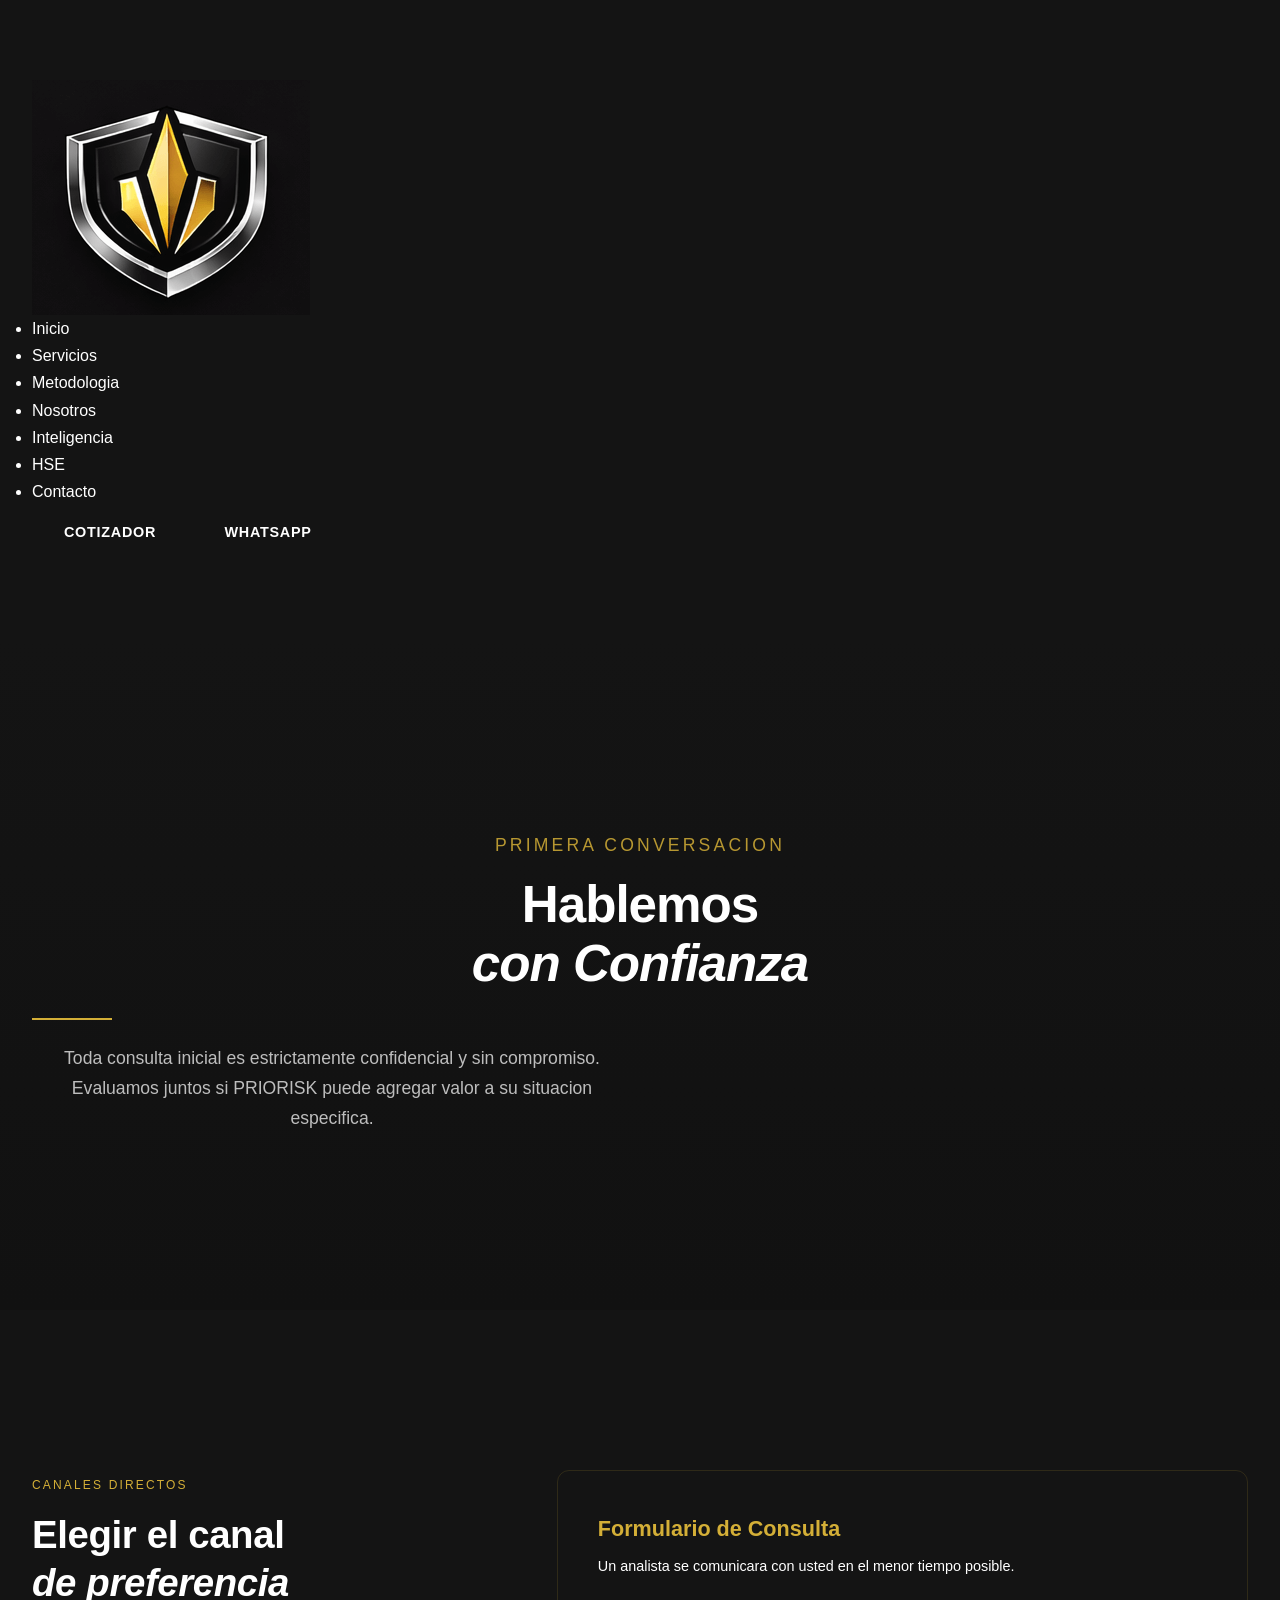
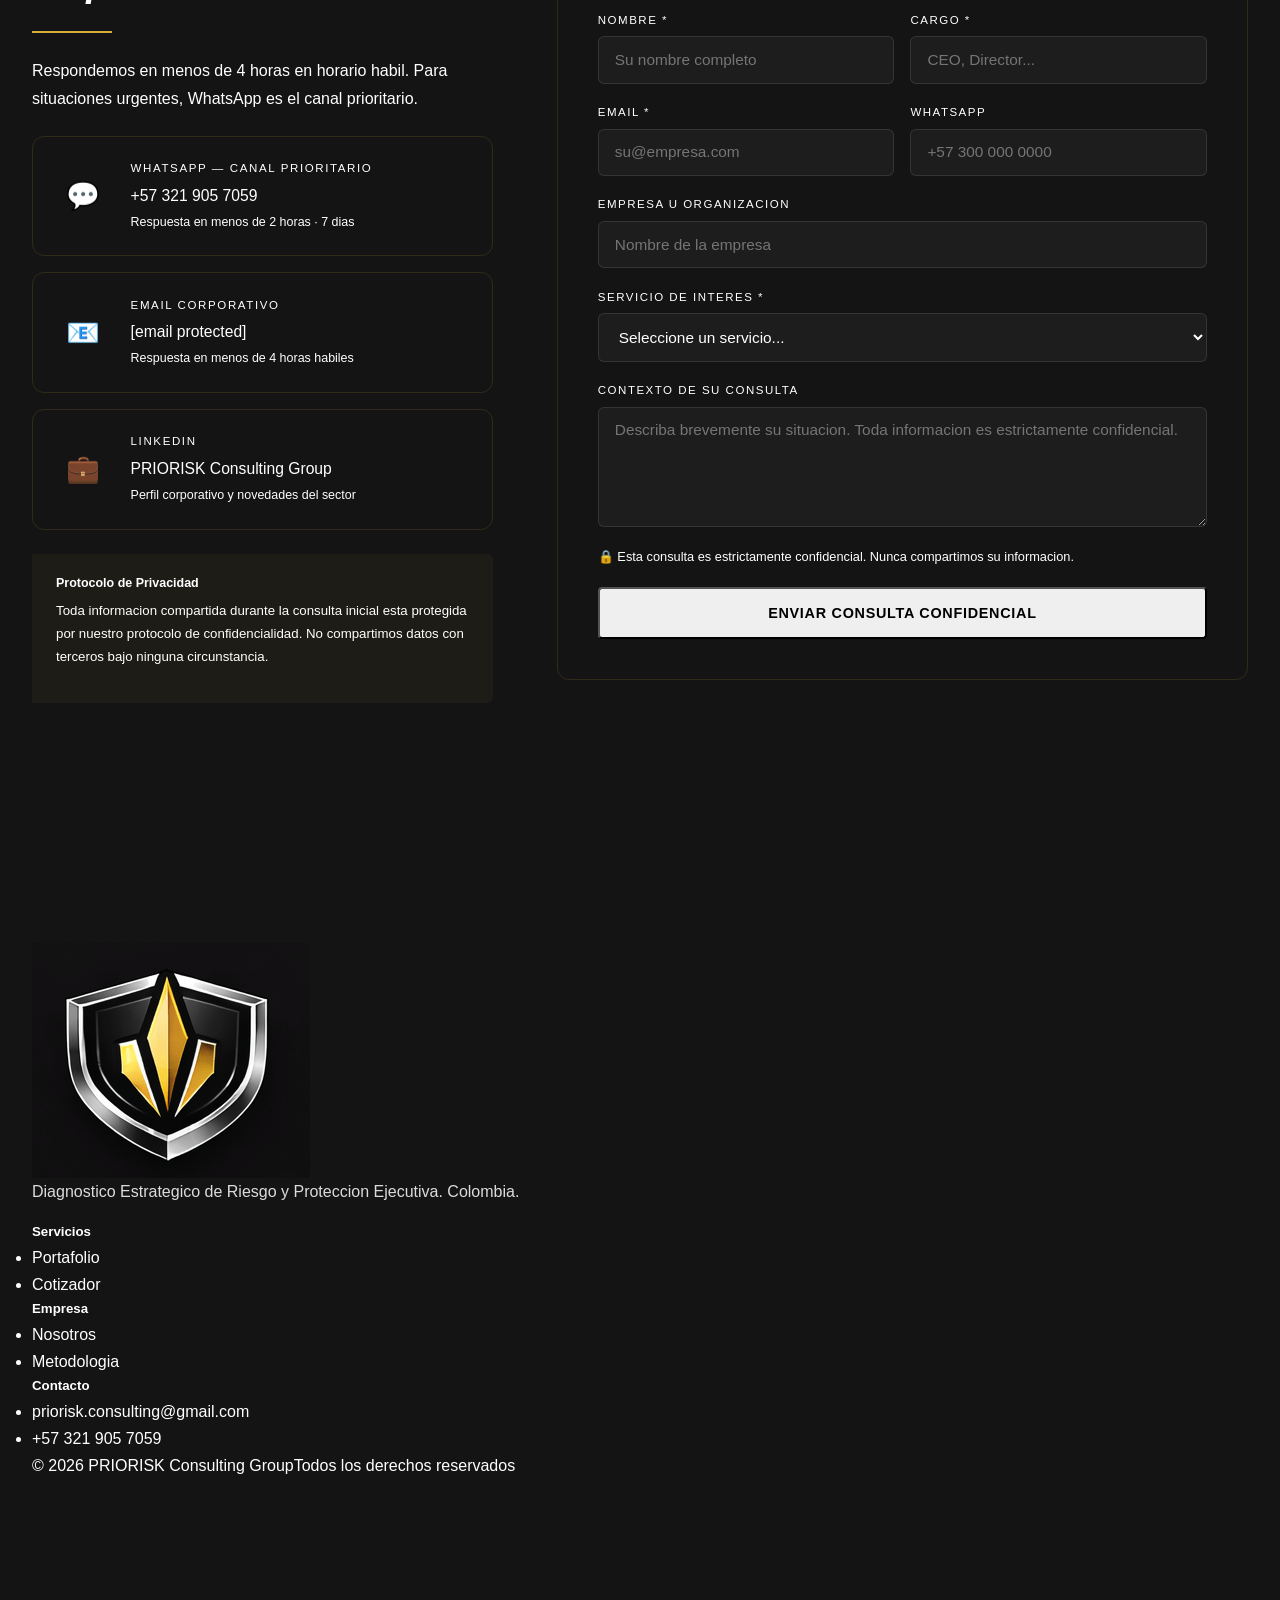
<file: contacto.html>
<!DOCTYPE html>
<html lang="es-CO">
<head>
<meta charset="UTF-8"><meta name="viewport" content="width=device-width,initial-scale=1.0">
<title>Contacto | PRIORISK Consulting Group</title>
<meta name="description" content="Contacte a PRIORISK para una consulta confidencial sobre proteccion ejecutiva e inteligencia estrategica. Colombia.">
<link rel="icon" href="images/logo-escudo.png.png">
<link rel="stylesheet" href="shared.css">
<style>
.contact-layout{display:grid;grid-template-columns:1fr 1.5fr;gap:4rem;align-items:start}
@media(max-width:800px){.contact-layout{grid-template-columns:1fr;gap:2.5rem}}
.channel-list{display:flex;flex-direction:column;gap:1rem;margin-top:1.5rem}
.channel-card{display:flex;align-items:center;gap:1.5rem;background:var(--c-dark2);border:1.5px solid rgba(212,175,55,.14);border-radius:12px;padding:1.4rem 1.6rem;transition:var(--transition);text-decoration:none}
.channel-card:hover{border-color:rgba(212,175,55,.5);transform:translateX(5px);box-shadow:var(--shadow-gold)}
.ch-icon{font-size:1.7rem;width:48px;text-align:center;flex-shrink:0}
.ch-label{font-family:var(--f-caps);font-size:.72rem;letter-spacing:.14em;text-transform:uppercase;color:var(--c-gold);margin-bottom:.25rem}
.ch-val{color:var(--c-white);font-size:.98rem;font-weight:500}
.ch-note{color:var(--c-text-muted);font-size:.78rem;margin-top:.15rem}
.form-wrap{background:var(--c-dark2);border:1px solid rgba(212,175,55,.14);border-radius:12px;padding:2.5rem}
.fg{display:flex;flex-direction:column;gap:.4rem;margin-bottom:1.2rem}
.fg label{font-family:var(--f-caps);font-size:.72rem;letter-spacing:.13em;text-transform:uppercase;color:var(--c-gold)}
.fg input,.fg select,.fg textarea{background:rgba(255,255,255,.04);border:1px solid rgba(255,255,255,.1);border-radius:6px;padding:.85rem 1rem;color:var(--c-white);font-family:var(--f-body);font-size:.96rem;outline:none;transition:var(--transition);width:100%}
.fg input:focus,.fg select:focus,.fg textarea:focus{border-color:var(--c-gold);box-shadow:0 0 0 3px rgba(212,175,55,.12)}
.fg select option{background:var(--c-dark2)}
.fg textarea{resize:vertical;min-height:120px}
.form-row{display:grid;grid-template-columns:1fr 1fr;gap:1rem}
@media(max-width:500px){.form-row{grid-template-columns:1fr}}
.form-note{font-size:.8rem;color:var(--c-text-muted);margin-bottom:1.2rem;display:flex;align-items:center;gap:.5rem}
.form-ok{display:none;background:rgba(37,211,102,.08);border:1px solid rgba(37,211,102,.3);border-radius:6px;padding:1rem;text-align:center;color:#25D366;font-family:var(--f-caps);font-size:.85rem;letter-spacing:.08em;margin-top:.8rem}
.privacy-note{margin-top:1.5rem;padding:1.2rem 1.5rem;background:rgba(212,175,55,.05);border-left:3px solid var(--c-gold);border-radius:0 6px 6px 0}
.privacy-note h5{color:var(--c-gold);font-size:.78rem;margin-bottom:.4rem}
.privacy-note p{font-size:.83rem;color:var(--c-text-muted);line-height:1.7}
</style>
</head>
<body>
<header class="site-header"><div class="container">
  <a href="index.html" class="logo-wrap"><img src="images/logo-escudo.png.png" alt="PRIORISK"></a>
  <nav><ul class="nav-links">
    <li><a href="index.html">Inicio</a></li><li><a href="servicios.html">Servicios</a></li>
    <li><a href="metodologia.html">Metodologia</a></li><li><a href="nosotros.html">Nosotros</a></li>
    <li><a href="inteligencia.html">Inteligencia</a></li><li><a href="hse.html">HSE</a></li>
    <li><a href="contacto.html" class="active">Contacto</a></li>
  </ul></nav>
  <div class="header-cta">
    <a href="cotizacion.html" class="btn btn-outline">Cotizador</a>
    <a href="https://wa.me/573219057059" target="_blank" class="btn btn-gold">WhatsApp</a>
  </div>
  <div class="hamburger"><span></span><span></span><span></span></div>
</div></header>

<section class="page-hero"><div class="container page-hero-content">
  <p class="eyebrow">Primera Conversacion</p>
  <h1>Hablemos<br><em>con Confianza</em></h1>
  <div class="gold-line"></div>
  <p>Toda consulta inicial es estrictamente confidencial y sin compromiso. Evaluamos juntos si PRIORISK puede agregar valor a su situacion especifica.</p>
</div></section>

<section class="section"><div class="container">
  <div class="contact-layout">
    <div>
      <p class="eyebrow">Canales Directos</p>
      <h2>Elegir el canal<br><em>de preferencia</em></h2>
      <div class="gold-line"></div>
      <p style="color:var(--c-text-muted);margin-bottom:0">Respondemos en menos de 4 horas en horario habil. Para situaciones urgentes, WhatsApp es el canal prioritario.</p>
      <div class="channel-list">
        <a href="https://wa.me/573219057059?text=Hola%20PRIORISK%2C%20quisiera%20una%20consulta%20confidencial" target="_blank" class="channel-card">
          <div class="ch-icon">💬</div>
          <div><div class="ch-label">WhatsApp — Canal Prioritario</div><div class="ch-val">+57 321 905 7059</div><div class="ch-note">Respuesta en menos de 2 horas · 7 dias</div></div>
        </a>
        <a href="/cdn-cgi/l/email-protection#31525e5f455052455e714143585e4358425a1f525e5c0e4244535b5452450c725e5f42445d4550140301725e5f575855545f5258505d1403016163787e6378627a" class="channel-card">
          <div class="ch-icon">📧</div>
          <div><div class="ch-label">Email Corporativo</div><div class="ch-val"><span class="__cf_email__" data-cfemail="42212d2c362321362d0232302b2d302b31296c212d2f">[email&#160;protected]</span></div><div class="ch-note">Respuesta en menos de 4 horas habiles</div></div>
        </a>
        <a href="https://linkedin.com/company/priorisk" target="_blank" class="channel-card">
          <div class="ch-icon">💼</div>
          <div><div class="ch-label">LinkedIn</div><div class="ch-val">PRIORISK Consulting Group</div><div class="ch-note">Perfil corporativo y novedades del sector</div></div>
        </a>
      </div>
      <div class="privacy-note">
        <h5>Protocolo de Privacidad</h5>
        <p>Toda informacion compartida durante la consulta inicial esta protegida por nuestro protocolo de confidencialidad. No compartimos datos con terceros bajo ninguna circunstancia.</p>
      </div>
    </div>

    <div class="form-wrap">
      <h3 style="margin-bottom:.4rem">Formulario de Consulta</h3>
      <p style="color:var(--c-text-muted);font-size:.9rem;margin-bottom:2rem">Un analista se comunicara con usted en el menor tiempo posible.</p>
      <form id="cForm" onsubmit="handleSend(event)">
        <div class="form-row">
          <div class="fg"><label>Nombre *</label><input type="text" placeholder="Su nombre completo" required></div>
          <div class="fg"><label>Cargo *</label><input type="text" placeholder="CEO, Director..." required></div>
        </div>
        <div class="form-row">
          <div class="fg"><label>Email *</label><input type="email" placeholder="su@empresa.com" required></div>
          <div class="fg"><label>WhatsApp</label><input type="tel" placeholder="+57 300 000 0000"></div>
        </div>
        <div class="fg"><label>Empresa u Organizacion</label><input type="text" placeholder="Nombre de la empresa"></div>
        <div class="fg">
          <label>Servicio de Interes *</label>
          <select required>
            <option value="" disabled selected>Seleccione un servicio...</option>
            <option>Diagnostico Estrategico de Riesgo Ejecutivo</option>
            <option>Diagnostico Express (5-7 dias)</option>
            <option>Evaluacion de Riesgo Residencial</option>
            <option>Analisis de Rutas y Movilidad</option>
            <option>Diseno de Esquema de Proteccion</option>
            <option>Acompanamiento Estrategico Continuo</option>
            <option>No estoy seguro — requiero orientacion</option>
          </select>
        </div>
        <div class="fg"><label>Contexto de su Consulta</label><textarea placeholder="Describa brevemente su situacion. Toda informacion es estrictamente confidencial."></textarea></div>
        <p class="form-note">🔒 Esta consulta es estrictamente confidencial. Nunca compartimos su informacion.</p>
        <button type="submit" class="btn btn-gold" style="width:100%;justify-content:center;padding:1rem 2rem">Enviar Consulta Confidencial</button>
        <div class="form-ok" id="fOk">✓ Mensaje recibido — Le contactaremos en breve</div>
      </form>
    </div>
  </div>
</div></section>

<footer class="site-footer"><div class="container">
  <div class="footer-grid">
    <div class="footer-brand"><img src="images/logo-escudo.png.png" alt="PRIORISK"><p>Diagnostico Estrategico de Riesgo y Proteccion Ejecutiva. Colombia.</p></div>
    <div class="footer-col"><h5>Servicios</h5><ul><li><a href="servicios.html">Portafolio</a></li><li><a href="cotizacion.html">Cotizador</a></li></ul></div>
    <div class="footer-col"><h5>Empresa</h5><ul><li><a href="nosotros.html">Nosotros</a></li><li><a href="metodologia.html">Metodologia</a></li></ul></div>
    <div class="footer-col"><h5>Contacto</h5><ul><li><a href="mailto:priorisk.consulting@gmail.com">priorisk.consulting@gmail.com</a></li><li><a href="https://wa.me/573219057059">+57 321 905 7059</a></li></ul></div>
  </div>
  <div class="footer-bottom"><span>© 2026 PRIORISK Consulting Group</span><span>Todos los derechos reservados</span></div>
</div></footer>
<div class="wa-float"><a href="https://wa.me/573219057059" target="_blank" class="wa-btn" aria-label="WhatsApp"><svg viewBox="0 0 32 32" fill="white"><path d="M16 0C7.163 0 0 7.163 0 16c0 2.825.737 5.607 2.137 8.048L0 32l8.133-2.127A15.94 15.94 0 0016 32c8.837 0 16-7.163 16-16S24.837 0 16 0zm0 29.333a13.287 13.287 0 01-6.787-1.854l-.487-.293-4.587 1.227 1.227-4.587-.293-.487A13.287 13.287 0 012.667 16C2.667 8.9 8.9 2.667 16 2.667S29.333 8.9 29.333 16 23.1 29.333 16 29.333zm7.3-9.867c-.373-.187-2.2-1.093-2.547-1.213-.347-.12-.6-.187-.853.187s-.973 1.213-1.187 1.467c-.213.253-.427.28-.8.093s-1.573-.587-2.993-1.867c-1.107-.987-1.853-2.213-2.067-2.587s-.02-.573.16-.76c.167-.167.373-.44.56-.653s.253-.373.373-.627c.12-.253.06-.467-.027-.653s-.853-2.053-1.16-2.813c-.307-.733-.613-.587-.84-.587-.213 0-.467-.027-.72-.027s-.653.093-.993.467-1.307 1.293-1.307 3.147 1.373 3.68 1.56 3.933 2.653 4.073 6.453 5.707c.9.373 1.6.593 2.147.747.9.28 1.72.
</file>
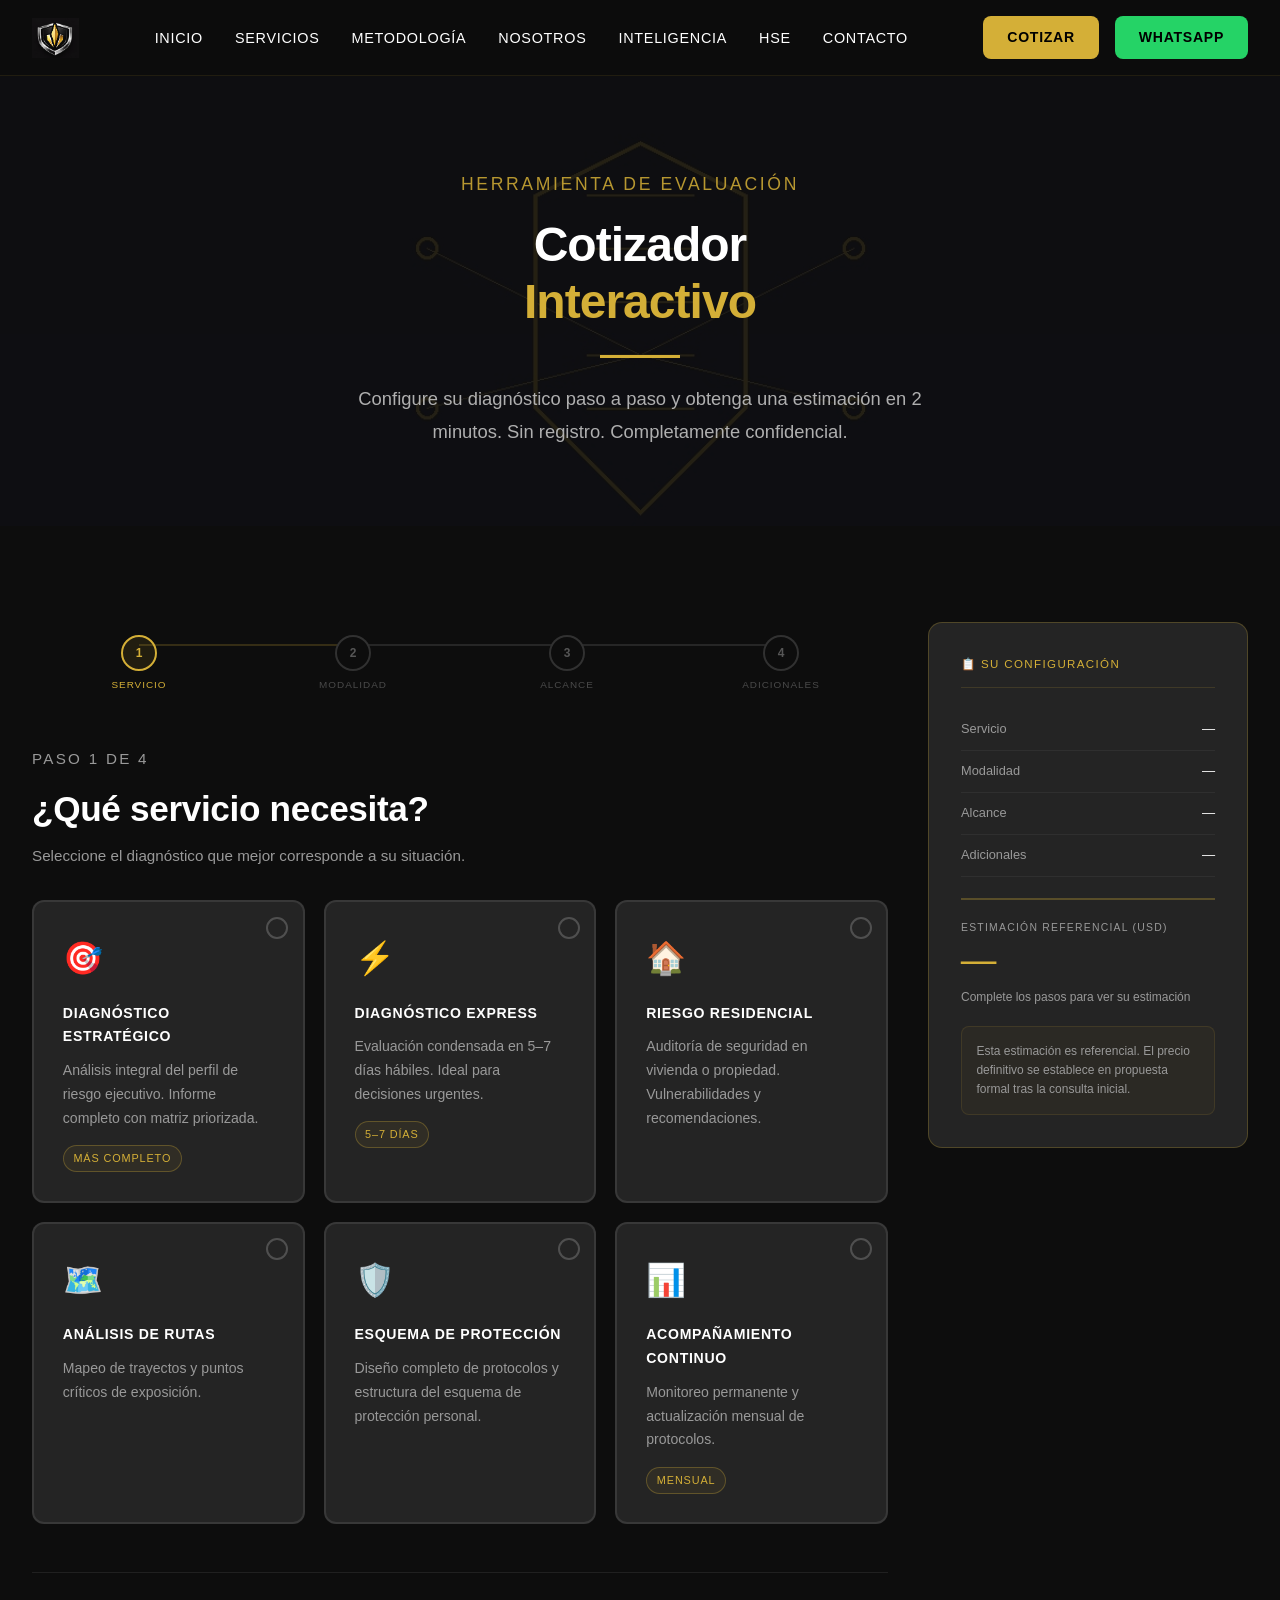
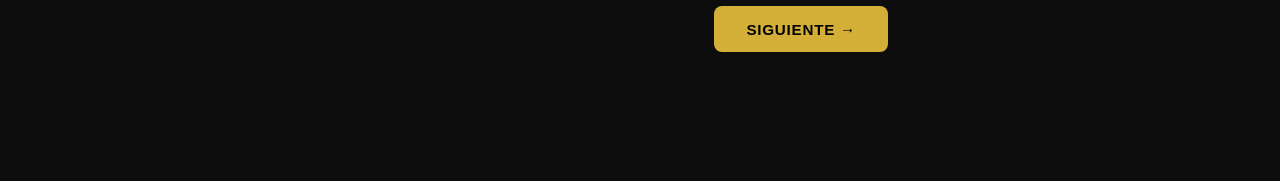
<file: cotizacion.html>
<!DOCTYPE html>
<html lang="es-CO">
<head>
<meta charset="UTF-8">
<meta name="viewport" content="width=device-width,initial-scale=1.0">
<title>Cotizador Interactivo | PRIORISK Consulting Group</title>
<meta name="description" content="Configure su diagnóstico de riesgo ejecutivo paso a paso y obtenga una estimación personalizada.">
<link rel="icon" href="images/logo-escudo.png.png">
<link rel="stylesheet" href="shared.css">
<style>
:root{--c-black:#1A1A1A;--c-dark:#0D0D0D;--c-dark2:#242424;--c-gold:#D4AF37;--c-gold-light:#F5C842;--c-white:#FFF;--c-text-muted:#999;--transition:all 0.3s ease;--shadow-gold:0 8px 24px rgba(212,175,55,0.2);--f-caps:'Arial',sans-serif}
body{margin:0;font-family:Arial,sans-serif;background:#0D0D0D;color:#FFF}
.quoter-wrap{display:grid;grid-template-columns:1fr 320px;gap:2.5rem;align-items:start;max-width:1400px;margin:0 auto;padding:2rem}
@media(max-width:960px){.quoter-wrap{grid-template-columns:1fr;padding:1rem}}
.progress-wrap{margin-bottom:2.5rem}
.prog-steps{display:flex;gap:0;margin-bottom:0}
.prog-step{flex:1;display:flex;flex-direction:column;align-items:center;gap:.4rem;padding:.8rem .5rem;cursor:pointer;position:relative}
.prog-step::after{content:'';position:absolute;top:22px;left:50%;width:100%;height:2px;background:rgba(255,255,255,.1);z-index:0}
.prog-step:last-child::after{display:none}
.prog-dot{width:36px;height:36px;border-radius:50%;border:2px solid rgba(255,255,255,.15);display:flex;align-items:center;justify-content:center;font-size:.75rem;font-weight:700;color:rgba(255,255,255,.3);background:#0D0D0D;z-index:1;transition:all 0.3s ease}
.prog-step.active .prog-dot{border-color:#D4AF37;color:#D4AF37;background:rgba(212,175,55,.1)}
.prog-step.done .prog-dot{border-color:#D4AF37;background:#D4AF37;color:#000}
.prog-step.done::after{background:rgba(212,175,55,.4)}
.prog-step.active::after{background:rgba(212,175,55,.2)}
.prog-lbl{font-size:.62rem;letter-spacing:.1em;text-transform:uppercase;color:rgba(255,255,255,.25);text-align:center}
.prog-step.active .prog-lbl,.prog-step.done .prog-lbl{color:#D4AF37}
.step-panel{display:none}
.step-panel.active{display:block}
.step-hd{margin-bottom:2rem}
.step-hd h2{font-size:clamp(1.5rem,3vw,2.2rem);color:#FFF;margin-bottom:.8rem}
.step-hd p{font-size:.95rem;color:#999;line-height:1.6}
.opts-grid{display:grid;grid-template-columns:repeat(auto-fill,minmax(220px,1fr));gap:1.2rem;margin-top:1.5rem}
.opts-grid.two{grid-template-columns:1fr 1fr}
@media(max-width:580px){.opts-grid.two{grid-template-columns:1fr}}
.ocard{background:#242424;border:2px solid rgba(255,255,255,.09);border-radius:12px;padding:1.8rem;cursor:pointer;transition:all 0.3s ease;position:relative;user-select:none}
.ocard:hover{border-color:rgba(212,175,55,.6);transform:translateY(-3px);box-shadow:0 4px 12px rgba(0,0,0,.3)}
.ocard.sel{border-color:#D4AF37;background:rgba(212,175,55,.08);box-shadow:0 0 0 2px #D4AF37,0 8px 24px rgba(212,175,55,0.2)}
.ochk{position:absolute;top:.9rem;right:.9rem;width:22px;height:22px;border-radius:50%;border:2px solid rgba(255,255,255,.2);display:flex;align-items:center;justify-content:center;font-size:.7rem;color:transparent;transition:all 0.3s ease;font-weight:900}
.ocard.sel .ochk{background:#D4AF37;border-color:#D4AF37;color:#000}
.ocard.sel .ochk::after{content:'✓'}
.oicon{font-size:2rem;margin-bottom:1rem;display:block}
.ocard h4{font-size:.88rem;letter-spacing:.05em;text-transform:uppercase;color:#FFF;margin-bottom:.6rem;font-weight:600}
.ocard p{font-size:.88rem;color:#999;line-height:1.7;margin-bottom:0}
.opill{display:inline-block;margin-top:.9rem;font-size:.68rem;letter-spacing:.08em;text-transform:uppercase;color:#D4AF37;border:1px solid rgba(212,175,55,.3);background:rgba(212,175,55,.07);padding:.2rem .6rem;border-radius:100px}
.scope-grid{display:grid;grid-template-columns:1fr 1fr;gap:1rem;margin-top:1.5rem}
@media(max-width:580px){.scope-grid{grid-template-columns:1fr}}
.stog{display:flex;align-items:center;gap:1rem;background:#242424;border:2px solid rgba(255,255,255,.09);border-radius:10px;padding:1rem 1.2rem;cursor:pointer;transition:all 0.3s ease;user-select:none}
.stog:hover{border-color:rgba(212,175,55,.5)}
.stog.sel{border-color:#D4AF37;background:rgba(212,175,55,.05);box-shadow:0 0 0 1px #D4AF37}
.stog-icon{width:38px;height:38px;border-radius:8px;background:rgba(212,175,55,.12);display:flex;align-items:center;justify-content:center;font-size:1.2rem;flex-shrink:0}
.stog.sel .stog-icon{background:rgba(212,175,55,.25)}
.stog-txt h5{font-size:.75rem;letter-spacing:.06em;text-transform:uppercase;color:#FFF;margin:0 0 .2rem 0;font-weight:600}
.stog-txt small{font-size:.72rem;color:#999}
.stog-add{margin-left:auto;font-size:.7rem;color:rgba(212,175,55,.6);flex-shrink:0}
.stog.sel .stog-add{color:#D4AF37}
.extras-list{display:flex;flex-direction:column;gap:.8rem;margin-top:1.5rem}
.erow{display:flex;align-items:center;gap:1rem;background:#242424;border:2px solid rgba(255,255,255,.09);border-radius:10px;padding:1.1rem 1.4rem;cursor:pointer;transition:all 0.3s ease;user-select:none}
.erow:hover{border-color:rgba(212,175,55,.5)}
.erow.on{border-color:#D4AF37;background:rgba(212,175,55,.05);box-shadow:0 0 0 1px #D4AF37}
.erow .eicon{font-size:1.3rem;flex-shrink:0}
.etxt{flex:1}
.etxt h5{font-size:.92rem;color:#FFF;font-weight:500;margin:0 0 .15rem 0}
.etxt small{font-size:.78rem;color:#999}
.eprice{font-size:.72rem;color:rgba(212,175,55,.6);flex-shrink:0}
.erow.on .eprice{color:#D4AF37}
.tpill{width:42px;height:22px;border-radius:100px;background:rgba(255,255,255,.12);border:1px solid rgba(255,255,255,.15);position:relative;transition:all 0.3s ease;flex-shrink:0}
.tpill::after{content:'';position:absolute;top:3px;left:3px;width:14px;height:14px;border-radius:50%;background:rgba(255,255,255,.4);transition:all 0.3s ease}
.erow.on .tpill{background:#D4AF37;border-color:#D4AF37}
.erow.on .tpill::after{left:calc(100% - 17px);background:#000}
.step-nav{display:flex;justify-content:space-between;align-items:center;margin-top:3rem;padding-top:2rem;border-top:1px solid rgba(255,255,255,.08)}
.btn{display:inline-flex;align-items:center;gap:.5rem;padding:.9rem 2rem;border-radius:8px;text-decoration:none;font-weight:600;font-size:.95rem;transition:all 0.3s ease;cursor:pointer;border:none;font-family:inherit}
.btn-primary{background:#D4AF37;color:#000}
.btn-primary:hover{background:#F5C842;transform:translateY(-2px)}
.btn-ghost{background:transparent;color:#999;border:1px solid rgba(255,255,255,.2)}
.btn-ghost:hover{color:#FFF;border-color:rgba(255,255,255,.4)}
.sumbox{background:#242424;border:1px solid rgba(212,175,55,.25);border-radius:14px;padding:2rem;position:sticky;top:100px}
.sumtitle{font-size:.72rem;letter-spacing:.12em;text-transform:uppercase;color:#D4AF37;margin-bottom:1.3rem;padding-bottom:.8rem;border-bottom:1px solid rgba(212,175,55,.15)}
.sumline{display:flex;justify-content:space-between;align-items:start;gap:.7rem;padding:.6rem 0;border-bottom:1px solid rgba(255,255,255,.05)}
.sumline:last-of-type{border-bottom:none}
.sk{font-size:.8rem;color:#999;flex-shrink:0}
.sv{font-size:.82rem;color:#FFF;text-align:right;font-weight:500;line-height:1.5}
.sumprice-block{margin-top:1.3rem;padding-top:1.2rem;border-top:2px solid rgba(212,175,55,.3)}
.sumprice-lbl{font-size:.65rem;letter-spacing:.12em;text-transform:uppercase;color:#999;margin-bottom:.3rem}
.sumprice{font-family:Georgia,serif;font-size:2.2rem;font-weight:700;color:#D4AF37;line-height:1.1}
.sumnote{font-size:.75rem;color:#999;margin-top:.4rem}
.sumdisclaimer{margin-top:1.2rem;padding:.9rem;background:rgba(212,175,55,.04);border-radius:8px;border:1px solid rgba(212,175,55,.12);font-size:.75rem;color:#999;line-height:1.6}
.result-screen{display:none}
.result-screen.show{display:block}
.res-hero{text-align:center;padding:3rem 0 2rem}
.res-badge{display:inline-flex;align-items:center;justify-content:center;width:72px;height:72px;border-radius:50%;border:2px solid #D4AF37;background:rgba(212,175,55,.08);font-size:2rem;margin-bottom:1.5rem}
.res-price{font-family:Georgia,serif;font-size:clamp(2rem,5vw,3.5rem);font-weight:700;color:#D4AF37;margin:.6rem 0}
.res-card{background:#242424;border:1px solid rgba(212,175,55,.2);border-radius:14px;padding:2rem;max-width:640px;margin:2rem auto}
.resrow{display:flex;justify-content:space-between;align-items:center;padding:.8rem 0;border-bottom:1px solid rgba(255,255,255,.07);gap:1rem}
.resrow:last-child{border:none;font-weight:700}
.resrow:last-child .rk,.resrow:last-child .rv{color:#D4AF37}
.rk{font-size:.9rem;color:#999}
.rv{font-size:.9rem;color:#FFF;text-align:right}
.wa-cta{display:inline-flex;align-items:center;gap:.8rem;background:linear-gradient(135deg,#25D366,#128C7E);color:#fff;padding:1.1rem 2.5rem;border-radius:8px;font-size:.95rem;font-weight:700;letter-spacing:.05em;text-transform:uppercase;text-decoration:none;transition:all 0.3s ease;margin-top:1.5rem;box-shadow:0 4px 20px rgba(37,211,102,.3)}
.wa-cta:hover{transform:translateY(-3px);box-shadow:0 8px 30px rgba(37,211,102,.45)}
.res-actions{display:flex;gap:1rem;justify-content:center;flex-wrap:wrap;margin-top:1rem}
.header{background:rgba(13,13,13,0.95);backdrop-filter:blur(10px);padding:1rem 0;position:sticky;top:0;z-index:100;border-bottom:1px solid rgba(212,175,55,0.1)}
.nav-container{max-width:1400px;margin:0 auto;padding:0 2rem;display:flex;align-items:center;justify-content:space-between;gap:2rem}
.logo-header img{height:40px}
.nav-menu{list-style:none;display:flex;gap:2rem;margin:0;padding:0}
.nav-menu a{color:#FFF;text-decoration:none;font-size:.9rem;transition:color 0.3s}
.nav-menu a:hover,.nav-menu a.active{color:#D4AF37}
.nav-cta{display:flex;gap:1rem}
@media(max-width:900px){.nav-menu{display:none}}
.page-hero{min-height:50vh;position:relative;display:flex;align-items:center;padding:5rem 2rem 4rem;background:#0D0D0D}
.container{max-width:1200px;margin:0 auto;padding:0 2rem}
.page-hero-content{max-width:750px;margin:0 auto;text-align:center}
.eyebrow{font-size:.75rem;letter-spacing:.15em;text-transform:uppercase;color:#D4AF37;margin-bottom:1rem;display:flex;align-items:center;gap:.5rem}
h1{font-size:3rem;line-height:1.2;margin:0 0 1.5rem 0}
h1 em{color:#D4AF37;font-style:normal}
.gold-line{height:3px;width:80px;background:#D4AF37;margin:1.5rem auto}
</style>
</head>
<body>

<header class="header">
  <nav class="nav-container">
    <a href="index.html" class="logo-header"><img src="images/logo-escudo.png.png" alt="PRIORISK"></a>
    <ul class="nav-menu">
      <li><a href="index.html">Inicio</a></li>
      <li><a href="servicios.html">Servicios</a></li>
      <li><a href="metodologia.html">Metodología</a></li>
      <li><a href="nosotros.html">Nosotros</a></li>
      <li><a href="inteligencia.html">Inteligencia</a></li>
      <li><a href="hse.html">HSE</a></li>
      <li><a href="contacto.html">Contacto</a></li>
    </ul>
    <div class="nav-cta">
      <a href="cotizacion.html" class="btn btn-primary" style="padding:0.6rem 1.5rem;font-size:.88rem">Cotizar</a>
      <a href="https://wa.me/573219057059" target="_blank" class="btn btn-primary" style="padding:0.6rem 1.5rem;font-size:.88rem;background:#25D366">WhatsApp</a>
    </div>
  </nav>
</header>

<section class="page-hero">
  <div style="position:absolute;inset:0;background:url('images/risk-analysis-hero.jpg') center/cover;opacity:0.12;z-index:0"></div>
  <div class="page-hero-content" style="position:relative;z-index:1">
    <p class="eyebrow" style="justify-content:center">Herramienta de Evaluación</p>
    <h1>Cotizador<br><em>Interactivo</em></h1>
    <div class="gold-line"></div>
    <p style="font-size:1.15rem;line-height:1.8;max-width:620px;margin:0 auto;color:#CCC">Configure su diagnóstico paso a paso y obtenga una estimación en 2 minutos. Sin registro. Completamente confidencial.</p>
  </div>
</section>

<section style="padding:4rem 0 6rem">
<div class="quoter-wrap">
  <div id="wizard">
    <div class="progress-wrap">
      <div class="prog-steps">
        <div class="prog-step active" id="ps1"><div class="prog-dot">1</div><span class="prog-lbl">Servicio</span></div>
        <div class="prog-step" id="ps2"><div class="prog-dot">2</div><span class="prog-lbl">Modalidad</span></div>
        <div class="prog-step" id="ps3"><div class="prog-dot">3</div><span class="prog-lbl">Alcance</span></div>
        <div class="prog-step" id="ps4"><div class="prog-dot">4</div><span class="prog-lbl">Adicionales</span></div>
      </div>
    </div>

    <div class="step-panel active" id="step1">
      <div class="step-hd">
        <p class="eyebrow" style="justify-content:flex-start">Paso 1 de 4</p>
        <h2>¿Qué servicio necesita?</h2>
        <p>Seleccione el diagnóstico que mejor corresponde a su situación.</p>
      </div>
      <div class="opts-grid">
        <div class="ocard" onclick="pickService(this)" data-id="estrategico" data-min="4500" data-max="8000">
          <div class="ochk"></div>
          <span class="oicon">🎯</span>
          <h4>Diagnóstico Estratégico</h4>
          <p>Análisis integral del perfil de riesgo ejecutivo. Informe completo con matriz priorizada.</p>
          <span class="opill">Más completo</span>
        </div>
        <div class="ocard" onclick="pickService(this)" data-id="express" data-min="1800" data-max="3200">
          <div class="ochk"></div>
          <span class="oicon">⚡</span>
          <h4>Diagnóstico Express</h4>
          <p>Evaluación condensada en 5–7 días hábiles. Ideal para decisiones urgentes.</p>
          <span class="opill">5–7 días</span>
        </div>
        <div class="ocard" onclick="pickService(this)" data-id="residencial" data-min="1500" data-max="2800">
          <div class="ochk"></div>
          <span class="oicon">🏠</span>
          <h4>Riesgo Residencial</h4>
          <p>Auditoría de seguridad en vivienda o propiedad. Vulnerabilidades y recomendaciones.</p>
        </div>
        <div class="ocard" onclick="pickService(this)" data-id="rutas" data-min="900" data-max="1800">
          <div class="ochk"></div>
          <span class="oicon">🗺️</span>
          <h4>Análisis de Rutas</h4>
          <p>Mapeo de trayectos y puntos críticos de exposición.</p>
        </div>
        <div class="ocard" onclick="pickService(this)" data-id="esquema" data-min="3000" data-max="6500">
          <div class="ochk"></div>
          <span class="oicon">🛡️</span>
          <h4>Esquema de Protección</h4>
          <p>Diseño completo de protocolos y estructura del esquema de protección personal.</p>
        </div>
        <div class="ocard" onclick="pickService(this)" data-id="continuo" data-min="2200" data-max="4000">
          <div class="ochk"></div>
          <span class="oicon">📊</span>
          <h4>Acompañamiento Continuo</h4>
          <p>Monitoreo permanente y actualización mensual de protocolos.</p>
          <span class="opill">Mensual</span>
        </div>
      </div>
    </div>

    <div class="step-panel" id="step2">
      <div class="step-hd">
        <p class="eyebrow" style="justify-content:flex-start">Paso 2 de 4</p>
        <h2>¿Qué modalidad prefiere?</h2>
        <p>La modalidad determina la profundidad del análisis, tiempo de entrega y entregables.</p>
      </div>
      <div class="opts-grid two">
        <div class="ocard" onclick="pickTier(this)" data-id="express" data-mult="0.82" style="border-top:3px solid rgba(212,175,55,.35)">
          <div class="ochk"></div>
          <span class="oicon">⚡</span>
          <h4>Línea Express</h4>
          <p style="margin-bottom:1rem">Informe ejecutivo condensado. OSINT básico. Matriz de riesgo inicial.</p>
          <div style="font-size:.82rem;color:#999;line-height:1.7">
            <div>✓ Informe ejecutivo condensado</div>
            <div>✓ Matriz de riesgo básica</div>
            <div>✓ 5–7 días hábiles</div>
            <div style="opacity:.4">— Roadmap de protección</div>
          </div>
        </div>
        <div class="ocard" onclick="pickTier(this)" data-id="premium" data-mult="1.0" style="border-top:3px solid #D4AF37">
          <div class="ochk"></div>
          <span class="oicon">💎</span>
          <h4>Línea Premium</h4>
          <p style="margin-bottom:1rem">Análisis integral con OSINT profundo, análisis de rutinas y roadmap detallado.</p>
          <div style="font-size:.82rem;color:#999;line-height:1.7">
            <div>✓ Informe técnico integral</div>
            <div>✓ Matriz completa ponderada</div>
            <div>✓ 15–25 días hábiles</div>
            <div>✓ Roadmap de protección</div>
          </div>
        </div>
      </div>
    </div>

    <div class="step-panel" id="step3">
      <div class="step-hd">
        <p class="eyebrow" style="justify-content:flex-start">Paso 3 de 4</p>
        <h2>¿Cuál es el alcance del análisis?</h2>
        <p>Seleccione todos los componentes que apliquen. El perfil personal siempre está incluido.</p>
      </div>
      <div class="scope-grid">
        <div class="stog sel" onclick="toggleScope(this)" data-id="personal" data-add="0">
          <div class="stog-icon">👤</div>
          <div class="stog-txt"><h5>Perfil Personal</h5><small>Rutinas, exposición y relaciones de riesgo</small></div>
          <span class="stog-add">Base</span>
        </div>
        <div class="stog" onclick="toggleScope(this)" data-id="familiar" data-add="800">
          <div class="stog-icon">👨‍👩‍👧</div>
          <div class="stog-txt"><h5>Núcleo Familiar</h5><small>Cónyuge, hijos y familiares directos</small></div>
          <span class="stog-add">+$800</span>
        </div>
        <div class="stog" onclick="toggleScope(this)" data-id="residencia" data-add="600">
          <div class="stog-icon">🏠</div>
          <div class="stog-txt"><h5>Entorno Residencial</h5><small>Vulnerabilidades en vivienda principal</small></div>
          <span class="stog-add">+$600</span>
        </div>
        <div class="stog" onclick="toggleScope(this)" data-id="movilidad" data-add="500">
          <div class="stog-icon">🚗</div>
          <div class="stog-txt"><h5>Movilidad y Rutas</h5><small>Trayectos habituales y puntos críticos</small></div>
          <span class="stog-add">+$500</span>
        </div>
        <div class="stog" onclick="toggleScope(this)" data-id="digital" data-add="700">
          <div class="stog-icon">💻</div>
          <div class="stog-txt"><h5>Huella Digital</h5><small>Exposición en línea y vulnerabilidades digitales</small></div>
          <span class="stog-add">+$700</span>
        </div>
        <div class="stog" onclick="toggleScope(this)" data-id="corporativo" data-add="1200">
          <div class="stog-icon">🏢</div>
          <div class="stog-txt"><h5>Entorno Corporativo</h5><small>Empresa, equipo próximo y contexto sectorial</small></div>
          <span class="stog-add">+$1.200</span>
        </div>
      </div>
    </div>

    <div class="step-panel" id="step4">
      <div class="step-hd">
        <p class="eyebrow" style="justify-content:flex-start">Paso 4 de 4</p>
        <h2>Servicios adicionales</h2>
        <p>Complemente su diagnóstico con componentes especializados según sus necesidades.</p>
      </div>
      <div class="extras-list">
        <div class="erow" onclick="toggleExtra(this)" data-id="urgente" data-add="800">
          <span class="eicon">⚡</span>
          <div class="etxt"><h5>Tratamiento Urgente</h5><small>Prioridad absoluta — entrega en 50% del tiempo estándar</small></div>
          <span class="eprice">+$800</span>
          <div class="tpill"></div>
        </div>
        <div class="erow" onclick="toggleExtra(this)" data-id="briefing" data-add="400">
          <span class="eicon">🎤</span>
          <div class="etxt"><h5>Sesión de Briefing Adicional</h5><small>Reunión técnica con el equipo directivo</small></div>
          <span class="eprice">+$400</span>
          <div class="tpill"></div>
        </div>
        <div class="erow" onclick="toggleExtra(this)" data-id="seguimiento" data-add="600">
          <span class="eicon">📅</span>
          <div class="etxt"><h5>Seguimiento Post-Entrega (30 días)</h5><small>Consultas y ajustes durante el mes posterior</small></div>
          <span class="eprice">+$600</span>
          <div class="tpill"></div>
        </div>
        <div class="erow" onclick="toggleExtra(this)" data-id="hse" data-add="500">
          <span class="eicon">⚙️</span>
          <div class="etxt"><h5>Integración con Sistema HSE / BCP</h5><small>Adecuación del informe para sistemas corporativos</small></div>
          <span class="eprice">+$500</span>
          <div class="tpill"></div>
        </div>
        <div class="erow" onclick="toggleExtra(this)" data-id="capacitacion" data-add="900">
          <span class="eicon">🎓</span>
          <div class="etxt"><h5>Capacitación del Equipo de Seguridad</h5><small>Transferencia de conocimiento al equipo interno</small></div>
          <span class="eprice">+$900</span>
          <div class="tpill"></div>
        </div>
      </div>
    </div>

    <div class="step-nav">
      <button class="btn btn-ghost" id="btnPrev" onclick="goPrev()" style="visibility:hidden">← Anterior</button>
      <button class="btn btn-primary" id="btnNext" onclick="goNext()">Siguiente →</button>
      <button class="btn btn-primary" id="btnResult" onclick="showResult()" style="display:none">Ver mi Cotización →</button>
    </div>
  </div>

  <div class="sumbox">
    <div class="sumtitle">📋 Su Configuración</div>
    <div class="sumline"><span class="sk">Servicio</span><span class="sv" id="sServ">—</span></div>
    <div class="sumline"><span class="sk">Modalidad</span><span class="sv" id="sTier">—</span></div>
    <div class="sumline"><span class="sk">Alcance</span><span class="sv" id="sScope">—</span></div>
    <div class="sumline"><span class="sk">Adicionales</span><span class="sv" id="sExtras">—</span></div>
    <div class="sumprice-block">
      <div class="sumprice-lbl">Estimación referencial (USD)</div>
      <div class="sumprice" id="sPrice">—</div>
      <div class="sumnote" id="sNote">Complete los pasos para ver su estimación</div>
    </div>
    <div class="sumdisclaimer">Esta estimación es referencial. El precio definitivo se establece en propuesta formal tras la consulta inicial.</div>
  </div>
</div>

<div class="result-screen" id="resultScreen">
  <div class="res-hero">
    <div class="res-badge">🛡️</div>
    <p class="eyebrow" style="justify-content:center">Su Estimación Personalizada</p>
    <h2 style="text-align:center">Cotización PRIORISK</h2>
    <div class="res-price" id="resPrice">—</div>
    <p style="color:#999;max-width:440px;margin:.4rem auto;font-size:.92rem;text-align:center">Precio referencial en USD. La propuesta definitiva se emite tras la consulta técnica inicial sin costo.</p>
  </div>
  <div class="res-card" id="resCard"></div>
  <div style="text-align:center">
    <p style="color:#999;font-size:.88rem;max-width:440px;margin:0 auto">Envíenos esta cotización por WhatsApp y agendamos su consulta inicial confidencial.</p>
    <a href="#" class="wa-cta" id="waLink" target="_blank">
      <svg style="width:22px;height:22px;fill:white" viewBox="0 0 32 32"><path d="M16 0C7.163 0 0 7.163 0 16c0 2.825.737 5.607 2.137 8.048L0 32l8.133-2.127A15.94 15.94 0 0016 32c8.837 0 16-7.163 16-16S24.837 0 16 0zm0 29.333a13.287 13.287 0 01-6.787-1.854l-.487-.293-4.587 1.227 1.227-4.587-.293-.487A13.287 13.287 0 012.667 16C2.667 8.9 8.9 2.667 16 2.667S29.333 8.9 29.333 16 23.1 29.333 16 29.333zm7.3-9.867c-.373-.187-2.2-1.093-2.547-1.213-.347-.12-.6-.187-.853.187s-.973 1.213-1.187 1.467-.427.28-.8.093-1.573-.587-2.993-1.867c-1.107-.987-1.853-2.213-2.067-2.587s-.02-.573.16-.76.373-.44.56-.653.253-.373.373-.627.06-.467-.027-.653-.853-2.053-1.16-2.813c-.307-.733-.613-.587-.84-.587-.213 0-.467-.027-.72-.027s-.653.093-.993.467-1.307 1.293-1.307 3.147 1.373 3.68 1.56 3.933 2.653 4.073 6.453 5.707c.9.373 1.6.593 2.147.747.9.28 1.72.24 2.373.147.72-.093 2.213-.907 2.52-1.773s.307-1.613.213-1.773-.347-.253-.72-.44z"/></svg>
      Enviar Cotización por WhatsApp
    </a>
    <div class="res-actions">
      <button class="btn btn-ghost" onclick="resetQuoter()">← Nueva Cotización</button>
      <a href="contacto.html" class="btn btn-ghost" style="text-decoration:none">Contacto Formal</a>
    </div>
  </div>
</div>
</section>

<script>
const S={step:1,service:null,tier:null,scopes:['personal'],extras:[],baseMin:0,baseMax:0,mult:1,scopeAdd:0,extraAdd:0};
const SN={estrategico:'Diagnóstico Estratégico',express:'Diagnóstico Express',residencial:'Riesgo Residencial',rutas:'Análisis de Rutas',esquema:'Esquema de Protección',continuo:'Acompañamiento Continuo'};
const TN={express:'⚡ Línea Express',premium:'💎 Línea Premium'};
const SCN={personal:'Personal',familiar:'+Familiar',residencia:'+Residencial',movilidad:'+Movilidad',digital:'+Digital',corporativo:'+Corporativo'};
const EN={urgente:'Urgente',briefing:'Briefing Extra',seguimiento:'Seguimiento 30d',hse:'Integración HSE',capacitacion:'Capacitación'};

function pickService(el){
  document.querySelectorAll('#step1 .ocard').forEach(c=>c.classList.remove('sel'));
  el.classList.add('sel');
  S.service=el.dataset.id; S.baseMin=+el.dataset.min; S.baseMax=+el.dataset.max;
  updateSum();
}
function pickTier(el){
  document.querySelectorAll('#step2 .ocard').forEach(c=>c.classList.remove('sel'));
  el.classList.add('sel');
  S.tier=el.dataset.id; S.mult=+el.dataset.mult;
  updateSum();
}
function toggleScope(el){
  if(el.dataset.id==='personal') return;
  el.classList.toggle('sel');
  const add=+el.dataset.add;
  if(el.classList.contains('sel')){S.scopes.push(el.dataset.id);S.scopeAdd+=add;}
  else{S.scopes=S.scopes.filter(s=>s!==el.dataset.id);S.scopeAdd-=add;}
  updateSum();
}
function toggleExtra(el){
  el.classList.toggle('on');
  const add=+el.dataset.add;
  if(el.classList.contains('on')){S.extras.push(el.dataset.id);S.extraAdd+=add;}
  else{S.extras=S.extras.filter(e=>e!==el.dataset.id);S.extraAdd-=add;}
  updateSum();
}
function updateSum(){
  document.getElementById('sServ').textContent=S.service?SN[S.service]:'—';
  document.getElementById('sTier').textContent=S.tier?TN[S.tier]:'—';
  document.getElementById('sScope').textContent=S.scopes.length?S.scopes.map(s=>SCN[s]).join(', '):'—';
  document.getElementById('sExtras').textContent=S.extras.length?S.extras.map(e=>EN[e]).join(', '):'—';
  if(S.service&&S.tier){
    const min=Math.round((S.baseMin*S.mult+S.scopeAdd+S.extraAdd)/100)*100;
    const max=Math.round((S.baseMax*S.mult+S.scopeAdd+S.extraAdd)/100)*100;
    document.getElementById('sPrice').textContent='$'+min.toLocaleString('es')+' – $'+max.toLocaleString('es');
    document.getElementById('sNote').textContent='USD · Estimación orientativa';
    S._min=min; S._max=max;
  }
}
function setStep(n){
  document.getElementById('step'+S.step).classList.remove('active');
  ['ps1','ps2','ps3','ps4'].forEach((id,i)=>{
    const el=document.getElementById(id);
    el.classList.remove('active','done');
    if(i+1<n) el.classList.add('done');
    else if(i+1===n) el.classList.add('active');
  });
  S.step=n;
  document.getElementById('step'+n).classList.add('active');
  const prev=document.getElementById('btnPrev');
  const next=document.getElementById('btnNext');
  const res=document.getElementById('btnResult');
  prev.style.visibility=n>1?'visible':'hidden';
  next.style.display=n<4?'inline-flex':'none';
  res.style.display=n===4?'inline-flex':'none';
  window.scrollTo({top:0,behavior:'smooth'});
}
function goNext(){
  if(S.step===1&&!S.service){alert('Por favor seleccione un tipo de servicio.');return;}
  if(S.step===2&&!S.tier){alert('Por favor seleccione una modalidad.');return;}
  if(S.step<4) setStep(S.step+1);
}
function goPrev(){if(S.step>1) setStep(S.step-1);}
function showResult(){
  document.getElementById('wizard').style.display='none';
  const rs=document.getElementById('resultScreen');
  rs.classList.add('show');
  const min=S._min||0; const max=S._max||0;
  document.getElementById('resPrice').textContent='$'+min.toLocaleString('es')+' – $'+max.toLocaleString('es')+' USD';
  const scStr=S.scopes.map(s=>SCN[s]).join(', ');
  const exStr=S.extras.length?S.extras.map(e=>EN[e]).join(', '):'Ninguno';
  document.getElementById('resCard').innerHTML='<div class="resrow"><span class="rk">Servicio Principal</span><span class="rv">'+SN[S.service]+'</span></div><div class="resrow"><span class="rk">Modalidad</span><span class="rv">'+TN[S.tier]+'</span></div><div class="resrow"><span class="rk">Alcance</span><span class="rv">'+scStr+'</span></div><div class="resrow"><span class="rk">Adicionales</span><span class="rv">'+exStr+'</span></div><div class="resrow"><span class="rk">Estimación Total</span><span class="rv">$'+min.toLocaleString('es')+' – $'+max.toLocaleString('es')+' USD</span></div>';
  const msg=encodeURIComponent('Hola PRIORISK 👋\n\nCompletó el cotizador con esta configuración:\n📌 Servicio: '+SN[S.service]+'\n📌 Modalidad: '+TN[S.tier]+'\n📌 Alcance: '+scStr+'\n📌 Adicionales: '+exStr+'\n💰 Estimación: $'+min.toLocaleString('es')+' – $'+max.toLocaleString('es')+' USD\n\nQuisiera agendar una consulta inicial.');
  document.getElementById('waLink').href='https://wa.me/573219057059?text='+msg;
  window.scrollTo({top:0,behavior:'smooth'});
}
function resetQuoter(){location.reload();}
</script>
</body></html>
</file>
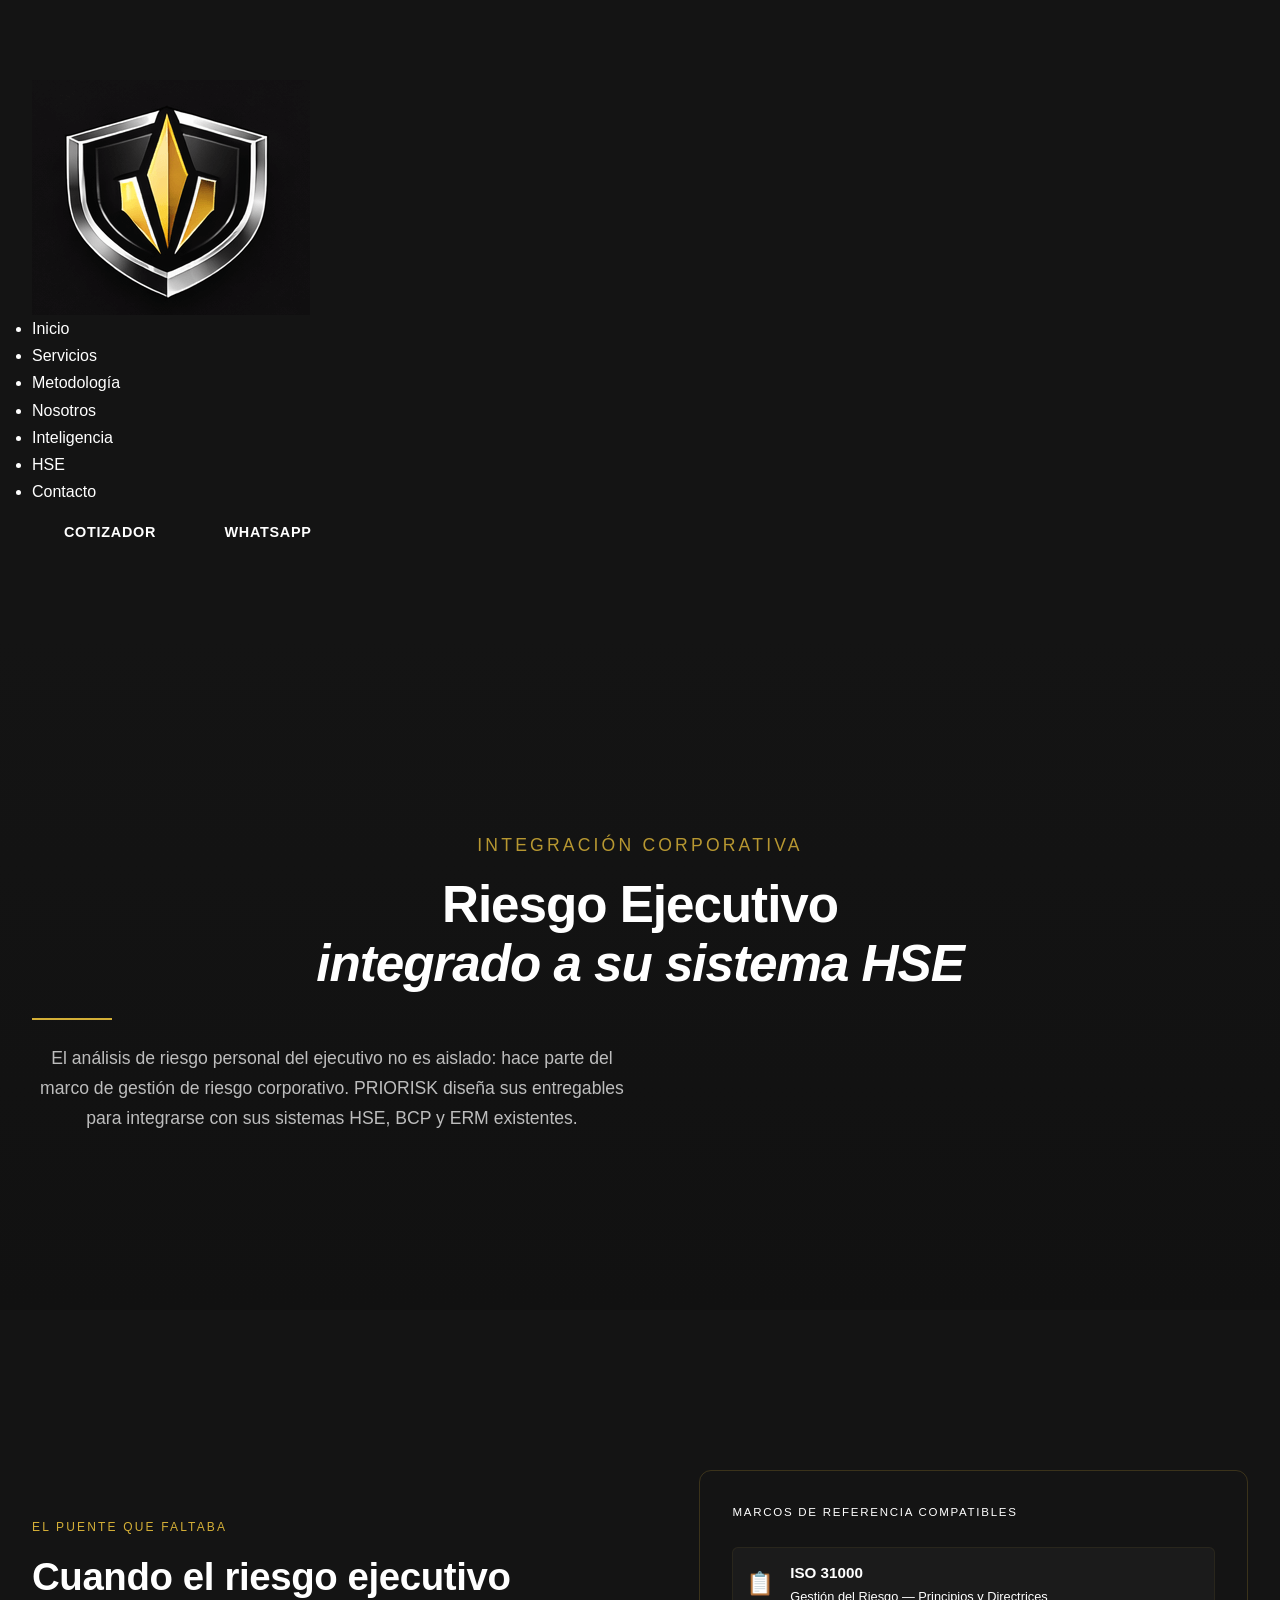
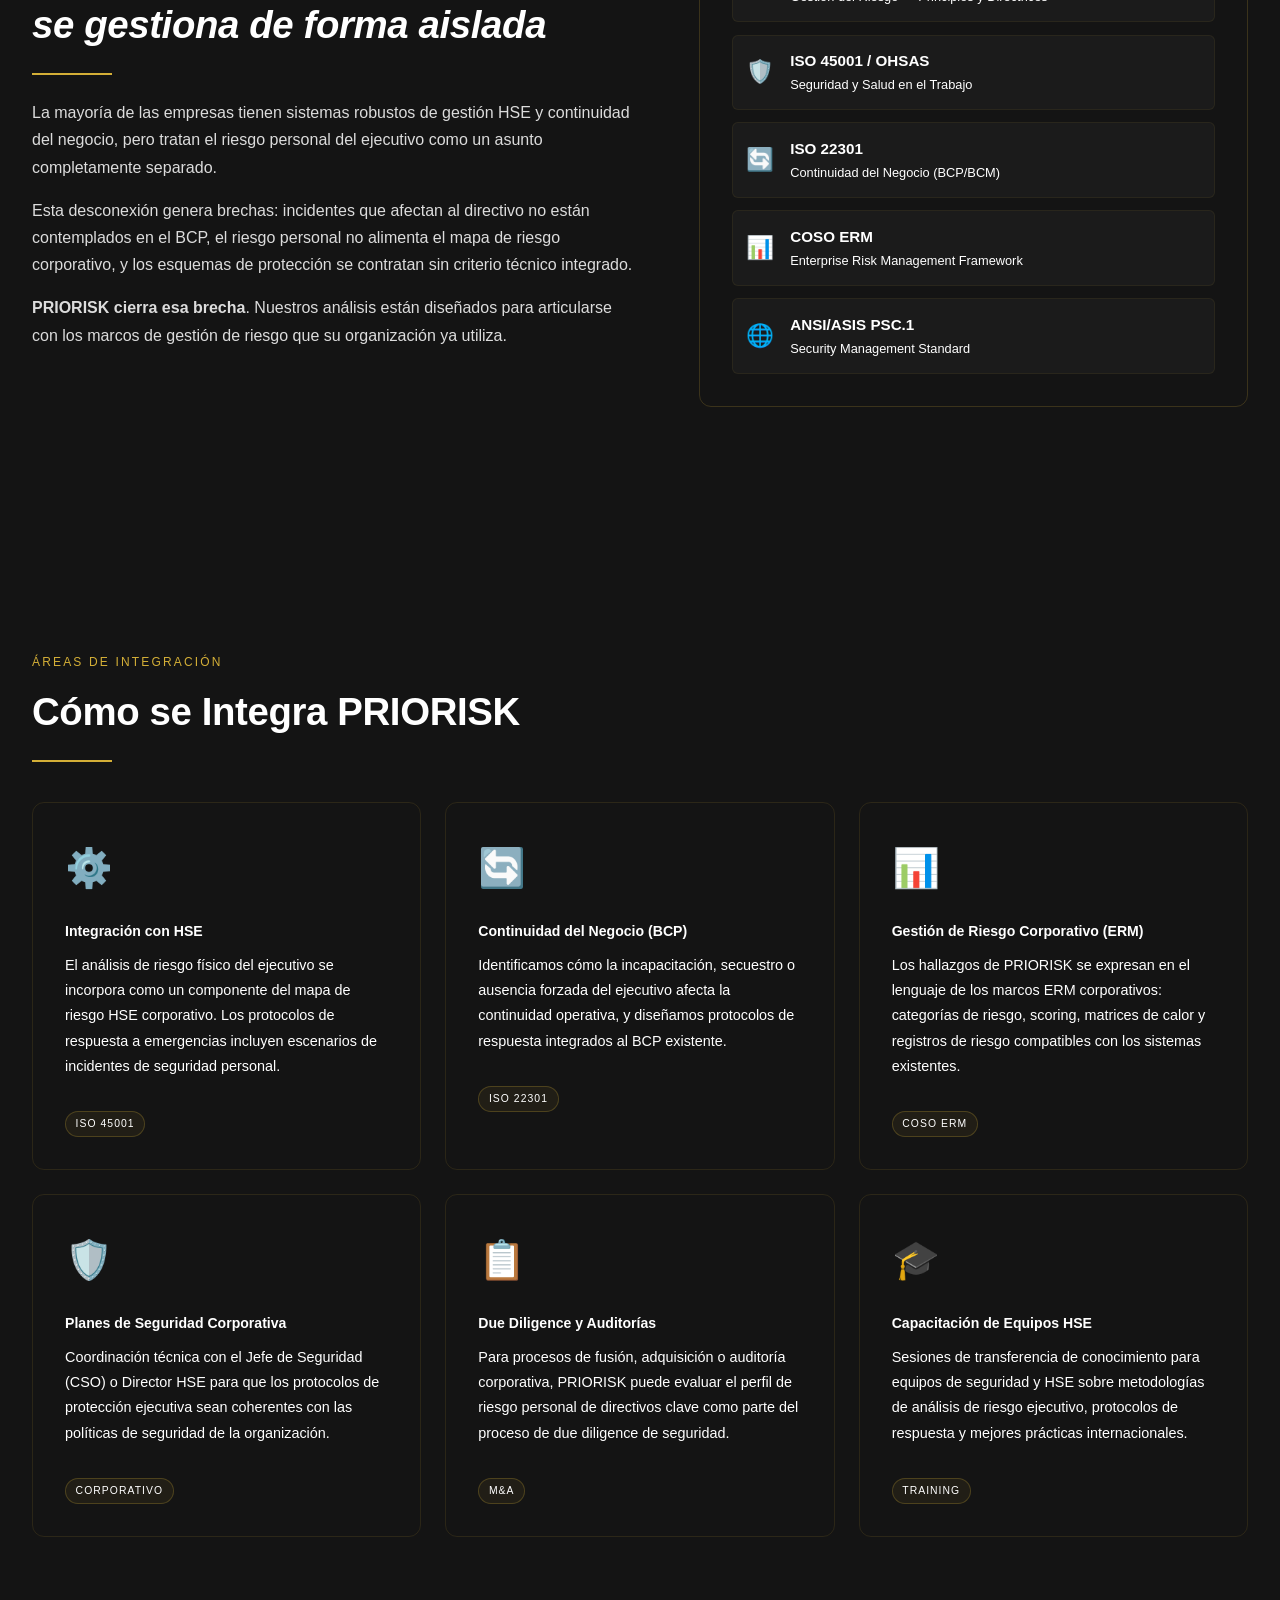
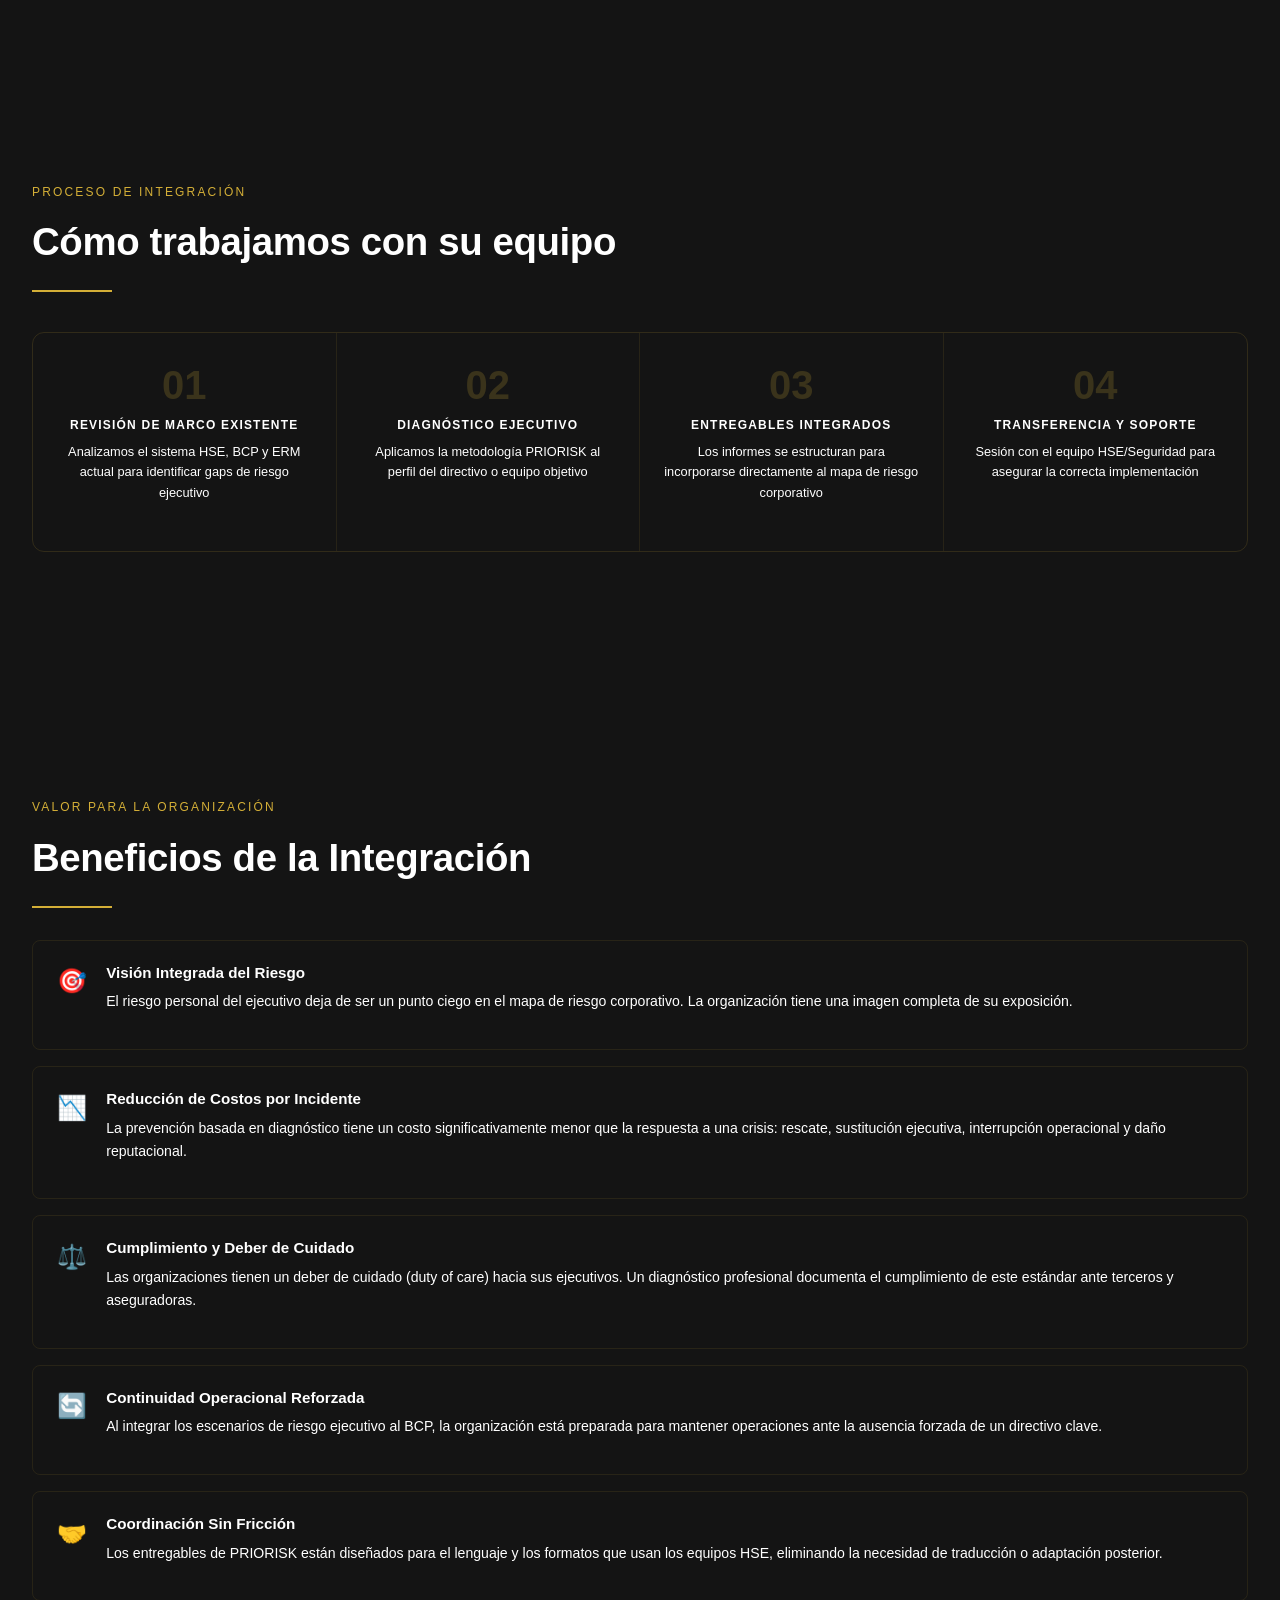
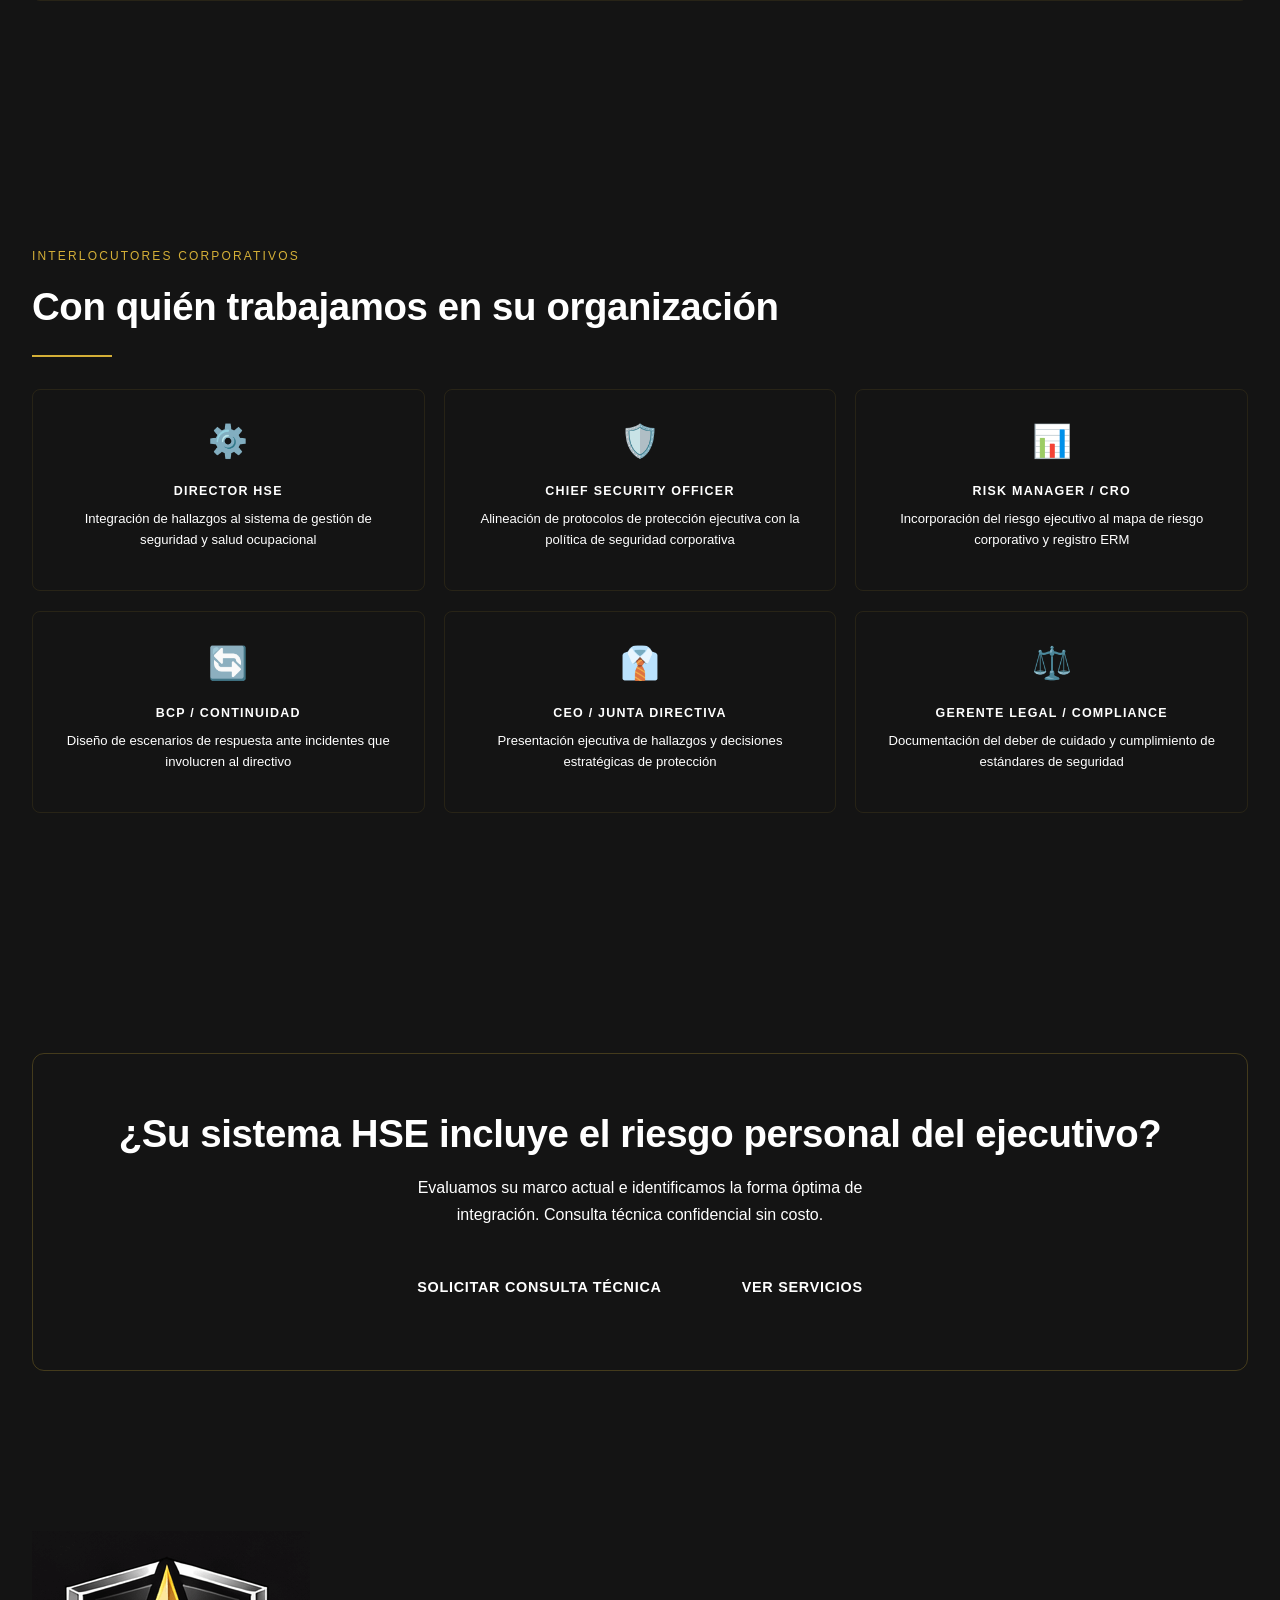
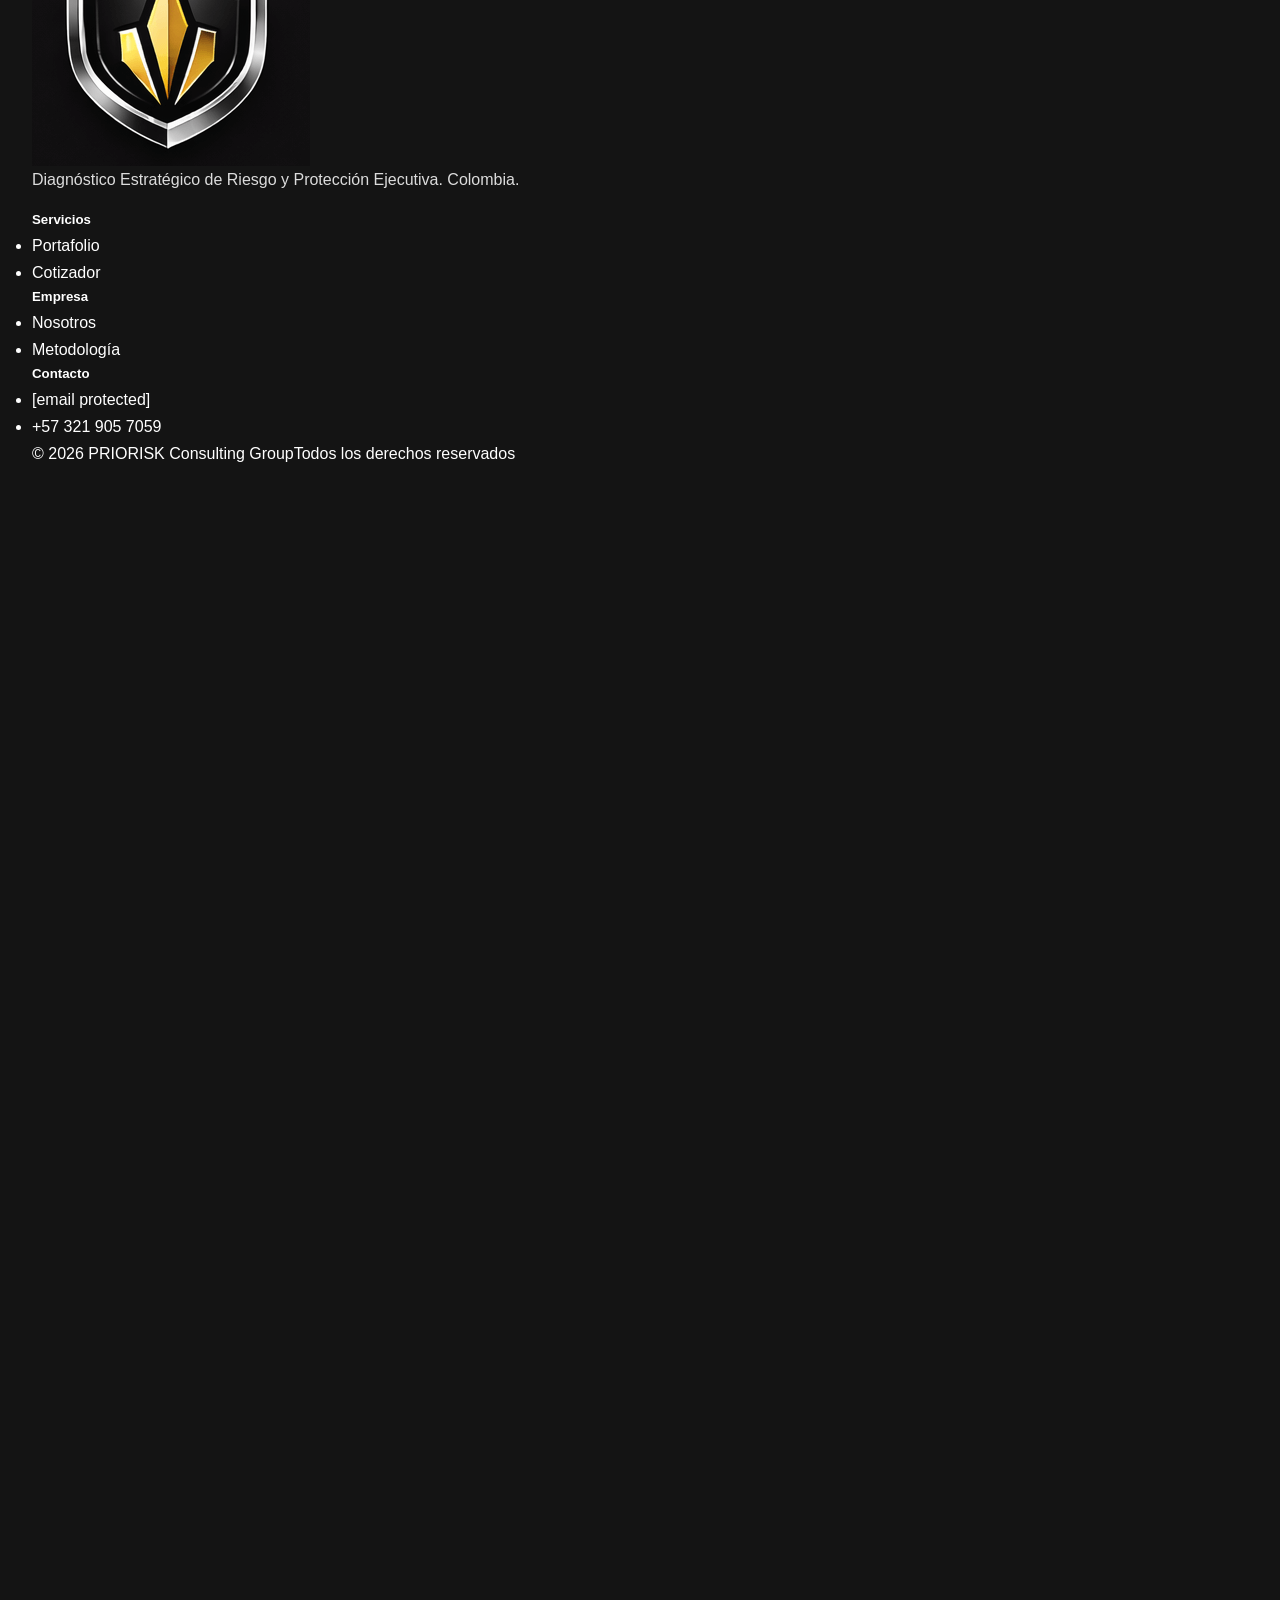
<file: hse.html>
<!DOCTYPE html>
<html lang="es-CO">
<head>
<meta charset="UTF-8"><meta name="viewport" content="width=device-width,initial-scale=1.0">
<title>Integración HSE y BCP | PRIORISK Consulting Group</title>
<meta name="description" content="PRIORISK integra el análisis de riesgo ejecutivo con sistemas HSE, Business Continuity Planning y marcos corporativos de gestión de riesgo. ISO 31000, OHSAS, BCP.">
<link rel="icon" href="images/logo-escudo.png.png">
<link rel="stylesheet" href="shared.css">
<style>
.hse-intro-grid{display:grid;grid-template-columns:1.1fr 1fr;gap:4rem;align-items:center}
@media(max-width:800px){.hse-intro-grid{grid-template-columns:1fr;gap:2.5rem}}
.framework-grid{display:grid;grid-template-columns:repeat(3,1fr);gap:1.5rem;margin-top:2.5rem}
@media(max-width:700px){.framework-grid{grid-template-columns:1fr}}
.fw-card{background:var(--c-dark2);border:1px solid rgba(212,175,55,.12);border-radius:12px;padding:2rem;transition:var(--transition);position:relative;overflow:hidden}
.fw-card::before{content:'';position:absolute;top:0;left:0;width:100%;height:3px;background:var(--c-gold);transform:scaleX(0);transform-origin:left;transition:var(--transition)}
.fw-card:hover::before{transform:scaleX(1)}
.fw-card:hover{border-color:rgba(212,175,55,.4);box-shadow:var(--shadow-gold);transform:translateY(-4px)}
.fw-icon{font-size:2.4rem;margin-bottom:1.2rem}
.fw-card h4{color:var(--c-gold);margin-bottom:.6rem;font-size:.88rem}
.fw-card p{font-size:.9rem;color:var(--c-text-muted);line-height:1.75}
.fw-tag{display:inline-block;margin-top:1rem;font-family:var(--f-caps);font-size:.65rem;letter-spacing:.1em;text-transform:uppercase;color:var(--c-gold);border:1px solid rgba(212,175,55,.25);background:rgba(212,175,55,.07);padding:.2rem .6rem;border-radius:100px}
.integration-flow{display:grid;grid-template-columns:repeat(4,1fr);gap:0;margin-top:2.5rem;background:var(--c-dark2);border:1px solid rgba(212,175,55,.15);border-radius:12px;overflow:hidden}
@media(max-width:700px){.integration-flow{grid-template-columns:1fr 1fr}}
.flow-step{padding:2rem 1.5rem;text-align:center;border-right:1px solid rgba(212,175,55,.1);position:relative}
.flow-step:last-child{border-right:none}
@media(max-width:700px){.flow-step:nth-child(2){border-right:none}.flow-step:nth-child(3){border-right:1px solid rgba(212,175,55,.1)}.flow-step:nth-child(2),.flow-step:nth-child(3){border-top:1px solid rgba(212,175,55,.1)}.flow-step:nth-child(4){border-top:1px solid rgba(212,175,55,.1);border-right:none}}
.flow-num{font-family:var(--f-display);font-size:2.5rem;font-weight:700;color:rgba(212,175,55,.2);line-height:1;margin-bottom:.6rem}
.flow-step h5{font-family:var(--f-caps);font-size:.75rem;letter-spacing:.1em;text-transform:uppercase;color:var(--c-white);margin-bottom:.4rem}
.flow-step p{font-size:.8rem;color:var(--c-text-muted);line-height:1.6}
.benefit-list{display:flex;flex-direction:column;gap:1rem;margin-top:2rem}
.benefit-item{display:flex;gap:1.2rem;align-items:start;padding:1.2rem 1.5rem;background:var(--c-dark2);border:1px solid rgba(212,175,55,.1);border-radius:8px;transition:var(--transition)}
.benefit-item:hover{border-color:rgba(212,175,55,.35);transform:translateX(4px)}
.bi-icon{font-size:1.5rem;flex-shrink:0;margin-top:.1rem}
.benefit-item h5{color:var(--c-white);font-size:.95rem;font-weight:600;margin-bottom:.3rem}
.benefit-item p{font-size:.88rem;color:var(--c-text-muted);line-height:1.65}
.roles-grid{display:grid;grid-template-columns:repeat(3,1fr);gap:1.2rem;margin-top:2rem}
@media(max-width:700px){.roles-grid{grid-template-columns:1fr 1fr}}
.role-card{background:var(--c-dark2);border:1px solid rgba(212,175,55,.1);border-radius:8px;padding:1.5rem;text-align:center;transition:var(--transition)}
.role-card:hover{border-color:rgba(212,175,55,.4);transform:translateY(-3px)}
.role-icon{font-size:2rem;margin-bottom:.8rem}
.role-card h4{font-family:var(--f-caps);font-size:.78rem;letter-spacing:.1em;text-transform:uppercase;color:var(--c-gold);margin-bottom:.4rem}
.role-card p{font-size:.82rem;color:var(--c-text-muted);line-height:1.6}
.cta-strip{background:linear-gradient(135deg,var(--c-dark2),rgba(212,175,55,.06));border:1px solid rgba(212,175,55,.25);border-radius:12px;padding:3.5rem;text-align:center}
</style>
</head>
<body>
<header class="site-header"><div class="container">
  <a href="index.html" class="logo-wrap"><img src="images/logo-escudo.png.png" alt="PRIORISK"></a>
  <nav><ul class="nav-links">
    <li><a href="index.html">Inicio</a></li><li><a href="servicios.html">Servicios</a></li>
    <li><a href="metodologia.html">Metodología</a></li><li><a href="nosotros.html">Nosotros</a></li>
    <li><a href="inteligencia.html">Inteligencia</a></li><li><a href="hse.html" class="active">HSE</a></li>
    <li><a href="contacto.html">Contacto</a></li>
  </ul></nav>
  <div class="header-cta">
    <a href="cotizacion.html" class="btn btn-outline">Cotizador</a>
    <a href="https://wa.me/573219057059" target="_blank" class="btn btn-gold">WhatsApp</a>
  </div>
  <div class="hamburger"><span></span><span></span><span></span></div>
</div></header>

<section class="page-hero"><div class="container page-hero-content">
  <p class="eyebrow">Integración Corporativa</p>
  <h1>Riesgo Ejecutivo<br><em>integrado a su sistema HSE</em></h1>
  <div class="gold-line"></div>
  <p>El análisis de riesgo personal del ejecutivo no es aislado: hace parte del marco de gestión de riesgo corporativo. PRIORISK diseña sus entregables para integrarse con sus sistemas HSE, BCP y ERM existentes.</p>
</div></section>

<!-- INTRO -->
<section class="section"><div class="container">
  <div class="hse-intro-grid">
    <div>
      <p class="eyebrow">El Puente que Faltaba</p>
      <h2>Cuando el riesgo ejecutivo<br><em>se gestiona de forma aislada</em></h2>
      <div class="gold-line"></div>
      <p style="margin-bottom:1rem">La mayoría de las empresas tienen sistemas robustos de gestión HSE y continuidad del negocio, pero tratan el riesgo personal del ejecutivo como un asunto completamente separado.</p>
      <p style="margin-bottom:1rem">Esta desconexión genera brechas: incidentes que afectan al directivo no están contemplados en el BCP, el riesgo personal no alimenta el mapa de riesgo corporativo, y los esquemas de protección se contratan sin criterio técnico integrado.</p>
      <p><strong style="color:var(--c-gold)">PRIORISK cierra esa brecha</strong>. Nuestros análisis están diseñados para articularse con los marcos de gestión de riesgo que su organización ya utiliza.</p>
    </div>
    <div>
      <div style="background:var(--c-dark2);border:1px solid rgba(212,175,55,.2);border-radius:12px;padding:2rem">
        <p style="font-family:var(--f-caps);font-size:.72rem;letter-spacing:.15em;text-transform:uppercase;color:var(--c-gold);margin-bottom:1.5rem">Marcos de Referencia Compatibles</p>
        <div style="display:flex;flex-direction:column;gap:.8rem">
          <div style="display:flex;align-items:center;gap:1rem;padding:.8rem;background:rgba(255,255,255,.03);border-radius:6px;border:1px solid rgba(212,175,55,.08)">
            <span style="font-size:1.4rem">📋</span>
            <div><div style="color:var(--c-white);font-weight:600;font-size:.95rem">ISO 31000</div><div style="color:var(--c-text-muted);font-size:.8rem">Gestión del Riesgo — Principios y Directrices</div></div>
          </div>
          <div style="display:flex;align-items:center;gap:1rem;padding:.8rem;background:rgba(255,255,255,.03);border-radius:6px;border:1px solid rgba(212,175,55,.08)">
            <span style="font-size:1.4rem">🛡️</span>
            <div><div style="color:var(--c-white);font-weight:600;font-size:.95rem">ISO 45001 / OHSAS</div><div style="color:var(--c-text-muted);font-size:.8rem">Seguridad y Salud en el Trabajo</div></div>
          </div>
          <div style="display:flex;align-items:center;gap:1rem;padding:.8rem;background:rgba(255,255,255,.03);border-radius:6px;border:1px solid rgba(212,175,55,.08)">
            <span style="font-size:1.4rem">🔄</span>
            <div><div style="color:var(--c-white);font-weight:600;font-size:.95rem">ISO 22301</div><div style="color:var(--c-text-muted);font-size:.8rem">Continuidad del Negocio (BCP/BCM)</div></div>
          </div>
          <div style="display:flex;align-items:center;gap:1rem;padding:.8rem;background:rgba(255,255,255,.03);border-radius:6px;border:1px solid rgba(212,175,55,.08)">
            <span style="font-size:1.4rem">📊</span>
            <div><div style="color:var(--c-white);font-weight:600;font-size:.95rem">COSO ERM</div><div style="color:var(--c-text-muted);font-size:.8rem">Enterprise Risk Management Framework</div></div>
          </div>
          <div style="display:flex;align-items:center;gap:1rem;padding:.8rem;background:rgba(255,255,255,.03);border-radius:6px;border:1px solid rgba(212,175,55,.08)">
            <span style="font-size:1.4rem">🌐</span>
            <div><div style="color:var(--c-white);font-weight:600;font-size:.95rem">ANSI/ASIS PSC.1</div><div style="color:var(--c-text-muted);font-size:.8rem">Security Management Standard</div></div>
          </div>
        </div>
      </div>
    </div>
  </div>
</div></section>

<!-- FRAMEWORKS -->
<section class="section-sm" style="background:var(--c-dark2)"><div class="container">
  <p class="eyebrow">Áreas de Integración</p>
  <h2>Cómo se Integra PRIORISK</h2>
  <div class="gold-line"></div>
  <div class="framework-grid">
    <div class="fw-card">
      <div class="fw-icon">⚙️</div>
      <h4>Integración con HSE</h4>
      <p>El análisis de riesgo físico del ejecutivo se incorpora como un componente del mapa de riesgo HSE corporativo. Los protocolos de respuesta a emergencias incluyen escenarios de incidentes de seguridad personal.</p>
      <span class="fw-tag">ISO 45001</span>
    </div>
    <div class="fw-card">
      <div class="fw-icon">🔄</div>
      <h4>Continuidad del Negocio (BCP)</h4>
      <p>Identificamos cómo la incapacitación, secuestro o ausencia forzada del ejecutivo afecta la continuidad operativa, y diseñamos protocolos de respuesta integrados al BCP existente.</p>
      <span class="fw-tag">ISO 22301</span>
    </div>
    <div class="fw-card">
      <div class="fw-icon">📊</div>
      <h4>Gestión de Riesgo Corporativo (ERM)</h4>
      <p>Los hallazgos de PRIORISK se expresan en el lenguaje de los marcos ERM corporativos: categorías de riesgo, scoring, matrices de calor y registros de riesgo compatibles con los sistemas existentes.</p>
      <span class="fw-tag">COSO ERM</span>
    </div>
    <div class="fw-card">
      <div class="fw-icon">🛡️</div>
      <h4>Planes de Seguridad Corporativa</h4>
      <p>Coordinación técnica con el Jefe de Seguridad (CSO) o Director HSE para que los protocolos de protección ejecutiva sean coherentes con las políticas de seguridad de la organización.</p>
      <span class="fw-tag">Corporativo</span>
    </div>
    <div class="fw-card">
      <div class="fw-icon">📋</div>
      <h4>Due Diligence y Auditorías</h4>
      <p>Para procesos de fusión, adquisición o auditoría corporativa, PRIORISK puede evaluar el perfil de riesgo personal de directivos clave como parte del proceso de due diligence de seguridad.</p>
      <span class="fw-tag">M&A</span>
    </div>
    <div class="fw-card">
      <div class="fw-icon">🎓</div>
      <h4>Capacitación de Equipos HSE</h4>
      <p>Sesiones de transferencia de conocimiento para equipos de seguridad y HSE sobre metodologías de análisis de riesgo ejecutivo, protocolos de respuesta y mejores prácticas internacionales.</p>
      <span class="fw-tag">Training</span>
    </div>
  </div>
</div></section>

<!-- FLUJO -->
<section class="section"><div class="container">
  <p class="eyebrow">Proceso de Integración</p>
  <h2>Cómo trabajamos con su equipo</h2>
  <div class="gold-line"></div>
  <div class="integration-flow">
    <div class="flow-step"><div class="flow-num">01</div><h5>Revisión de Marco Existente</h5><p>Analizamos el sistema HSE, BCP y ERM actual para identificar gaps de riesgo ejecutivo</p></div>
    <div class="flow-step"><div class="flow-num">02</div><h5>Diagnóstico Ejecutivo</h5><p>Aplicamos la metodología PRIORISK al perfil del directivo o equipo objetivo</p></div>
    <div class="flow-step"><div class="flow-num">03</div><h5>Entregables Integrados</h5><p>Los informes se estructuran para incorporarse directamente al mapa de riesgo corporativo</p></div>
    <div class="flow-step"><div class="flow-num">04</div><h5>Transferencia y Soporte</h5><p>Sesión con el equipo HSE/Seguridad para asegurar la correcta implementación</p></div>
  </div>
</div></section>

<!-- BENEFICIOS -->
<section class="section-sm" style="background:var(--c-dark2)"><div class="container">
  <p class="eyebrow">Valor para la Organización</p>
  <h2>Beneficios de la Integración</h2>
  <div class="gold-line"></div>
  <div class="benefit-list">
    <div class="benefit-item"><div class="bi-icon">🎯</div><div><h5>Visión Integrada del Riesgo</h5><p>El riesgo personal del ejecutivo deja de ser un punto ciego en el mapa de riesgo corporativo. La organización tiene una imagen completa de su exposición.</p></div></div>
    <div class="benefit-item"><div class="bi-icon">📉</div><div><h5>Reducción de Costos por Incidente</h5><p>La prevención basada en diagnóstico tiene un costo significativamente menor que la respuesta a una crisis: rescate, sustitución ejecutiva, interrupción operacional y daño reputacional.</p></div></div>
    <div class="benefit-item"><div class="bi-icon">⚖️</div><div><h5>Cumplimiento y Deber de Cuidado</h5><p>Las organizaciones tienen un deber de cuidado (duty of care) hacia sus ejecutivos. Un diagnóstico profesional documenta el cumplimiento de este estándar ante terceros y aseguradoras.</p></div></div>
    <div class="benefit-item"><div class="bi-icon">🔄</div><div><h5>Continuidad Operacional Reforzada</h5><p>Al integrar los escenarios de riesgo ejecutivo al BCP, la organización está preparada para mantener operaciones ante la ausencia forzada de un directivo clave.</p></div></div>
    <div class="benefit-item"><div class="bi-icon">🤝</div><div><h5>Coordinación Sin Fricción</h5><p>Los entregables de PRIORISK están diseñados para el lenguaje y los formatos que usan los equipos HSE, eliminando la necesidad de traducción o adaptación posterior.</p></div></div>
  </div>
</div></section>

<!-- INTERLOCUTORES -->
<section class="section"><div class="container">
  <p class="eyebrow">Interlocutores Corporativos</p>
  <h2>Con quién trabajamos en su organización</h2>
  <div class="gold-line"></div>
  <div class="roles-grid">
    <div class="role-card"><div class="role-icon">⚙️</div><h4>Director HSE</h4><p>Integración de hallazgos al sistema de gestión de seguridad y salud ocupacional</p></div>
    <div class="role-card"><div class="role-icon">🛡️</div><h4>Chief Security Officer</h4><p>Alineación de protocolos de protección ejecutiva con la política de seguridad corporativa</p></div>
    <div class="role-card"><div class="role-icon">📊</div><h4>Risk Manager / CRO</h4><p>Incorporación del riesgo ejecutivo al mapa de riesgo corporativo y registro ERM</p></div>
    <div class="role-card"><div class="role-icon">🔄</div><h4>BCP / Continuidad</h4><p>Diseño de escenarios de respuesta ante incidentes que involucren al directivo</p></div>
    <div class="role-card"><div class="role-icon">👔</div><h4>CEO / Junta Directiva</h4><p>Presentación ejecutiva de hallazgos y decisiones estratégicas de protección</p></div>
    <div class="role-card"><div class="role-icon">⚖️</div><h4>Gerente Legal / Compliance</h4><p>Documentación del deber de cuidado y cumplimiento de estándares de seguridad</p></div>
  </div>
</div></section>

<!-- CTA -->
<section class="section-sm"><div class="container">
  <div class="cta-strip">
    <h2 style="margin-bottom:1rem">¿Su sistema HSE incluye el riesgo personal del ejecutivo?</h2>
    <p style="max-width:500px;margin:0 auto 2rem;color:var(--c-text-muted)">Evaluamos su marco actual e identificamos la forma óptima de integración. Consulta técnica confidencial sin costo.</p>
    <div style="display:flex;gap:1rem;justify-content:center;flex-wrap:wrap">
      <a href="contacto.html" class="btn btn-gold">Solicitar Consulta Técnica</a>
      <a href="servicios.html" class="btn btn-outline">Ver Servicios</a>
    </div>
  </div>
</div></section>

<footer class="site-footer"><div class="container">
  <div class="footer-grid">
    <div class="footer-brand"><img src="images/logo-escudo.png.png" alt="PRIORISK"><p>Diagnóstico Estratégico de Riesgo y Protección Ejecutiva. Colombia.</p></div>
    <div class="footer-col"><h5>Servicios</h5><ul><li><a href="servicios.html">Portafolio</a></li><li><a href="cotizacion.html">Cotizador</a></li></ul></div>
    <div class="footer-col"><h5>Empresa</h5><ul><li><a href="nosotros.html">Nosotros</a></li><li><a href="metodologia.html">Metodología</a></li></ul></div>
    <div class="footer-col"><h5>Contacto</h5><ul><li><a href="/cdn-cgi/l/email-protection#cfaca0a1bbaeacbba08fbfbda6a0bda6bca4e1aca0a2"><span class="__cf_email__" data-cfemail="cba8a4a5bfaaa8bfa48bbbb9a2a4b9a2b8a0e5a8a4a6">[email&#160;protected]</span></a></li><li><a href="https://wa.me/573219057059">+57 321 905 7059</a></li></ul></div>
  </div>
  <div class="footer-bottom"><span>© 2026 PRIORISK Consulting Group</span><span>Todos los derechos reservados</span></div>
</div></footer>
<div class="wa-float"><a href="https://wa.me/573219057059" target="_blank" class="wa-btn" aria-label="WhatsApp"><svg viewBox="0 0 32 32" fill="white"><path d="M16 0C7.163 0 0 7.163 0 16c0 2.825.737 5.607 2.137 8.048L0 32l8.133-2.127A15.94 15.94 0 0016 32c8.837 0 16-7.163 16-16S24.837 0 16 0zm0 29.333a13.287 13.287 0 01-6.787-1.854l-.487-.293-4.587 1.227 1.227-4.587-.293-.487A13.287 13.287 0 012.667 16C2.667 8.9 8.9 2.667 16 2.667S29.333 8.9 29.333 16 23.1 29.333 16 29.333zm7.3-9.867c-.373-.187-2.2-1.093-2.547-1.213-.347-.12-.6-.187-.853.187s-.973 1.213-1.187 1.467c-.213.253-.427.28-.8.093s-1.573-.587-2.993-1.867c-1.107-.987-1.853-2.213-2.067-2.587s-.02-.573.16-.76c.167-.167.373-.44.56-.653s.253-.373.373-.627c.12-.253.06-.467-.027-.653s-.853-2.053-1.16-2.813c-.307-.733-.613-.587-.84-.587-.213 0-.467-.027-.72-.027s-.653.093-.993.467-1.307 1.293-1.307 3.147 1.373 3.68 1.56 3.933 2.653 4.073 6.453 5.707c.9.373 1.6.59
</file>
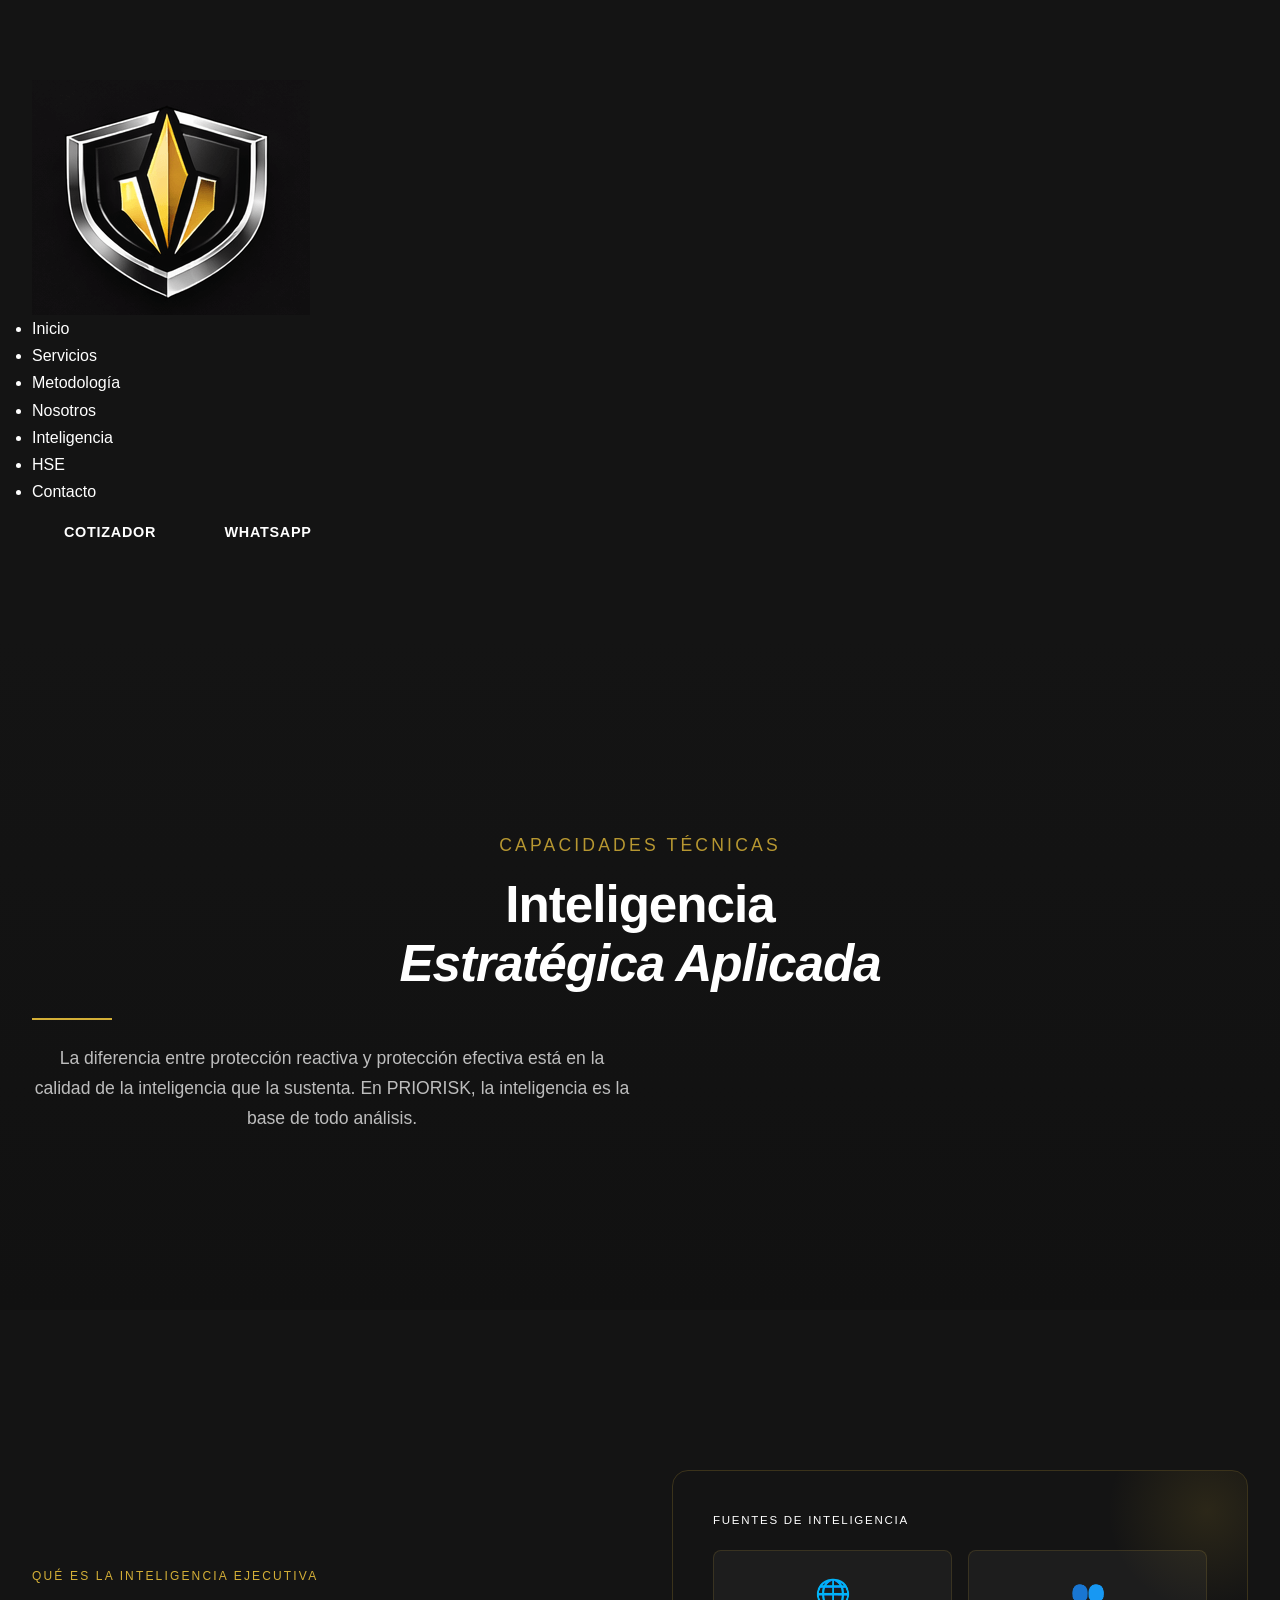
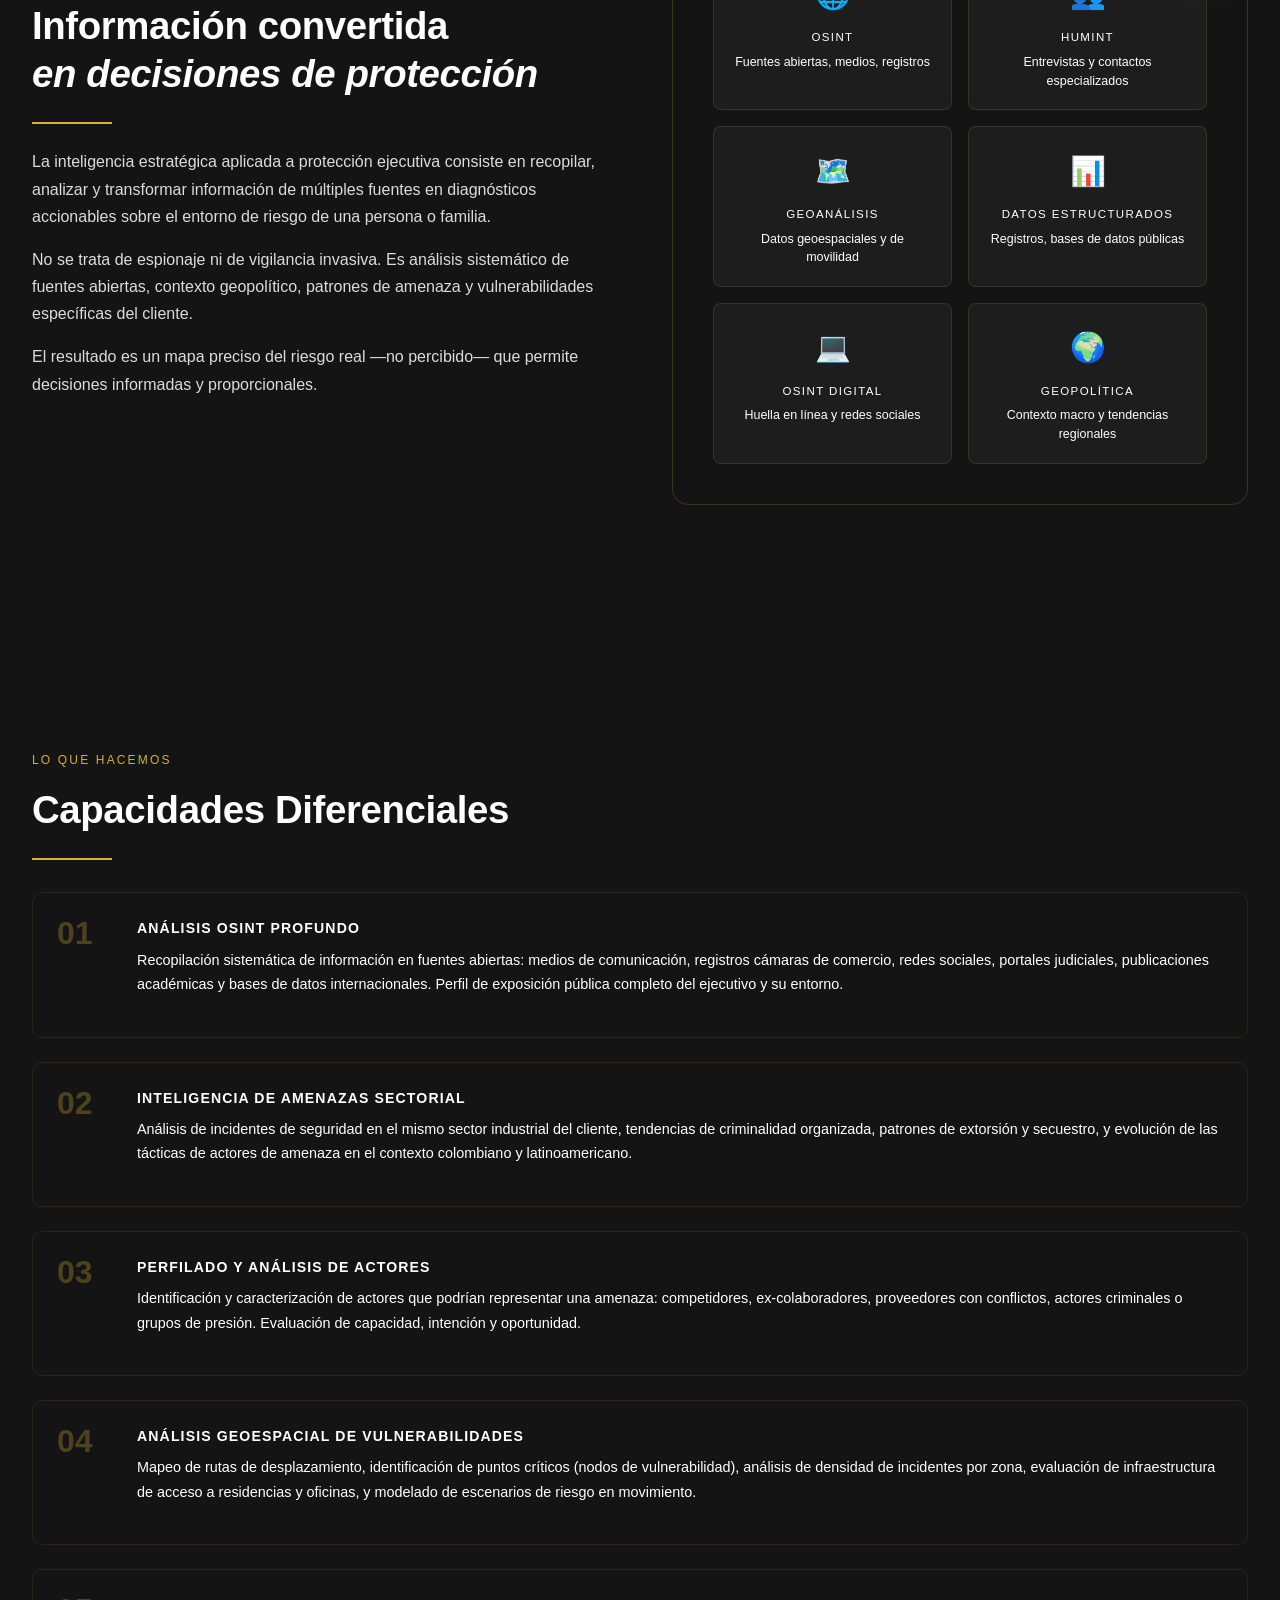
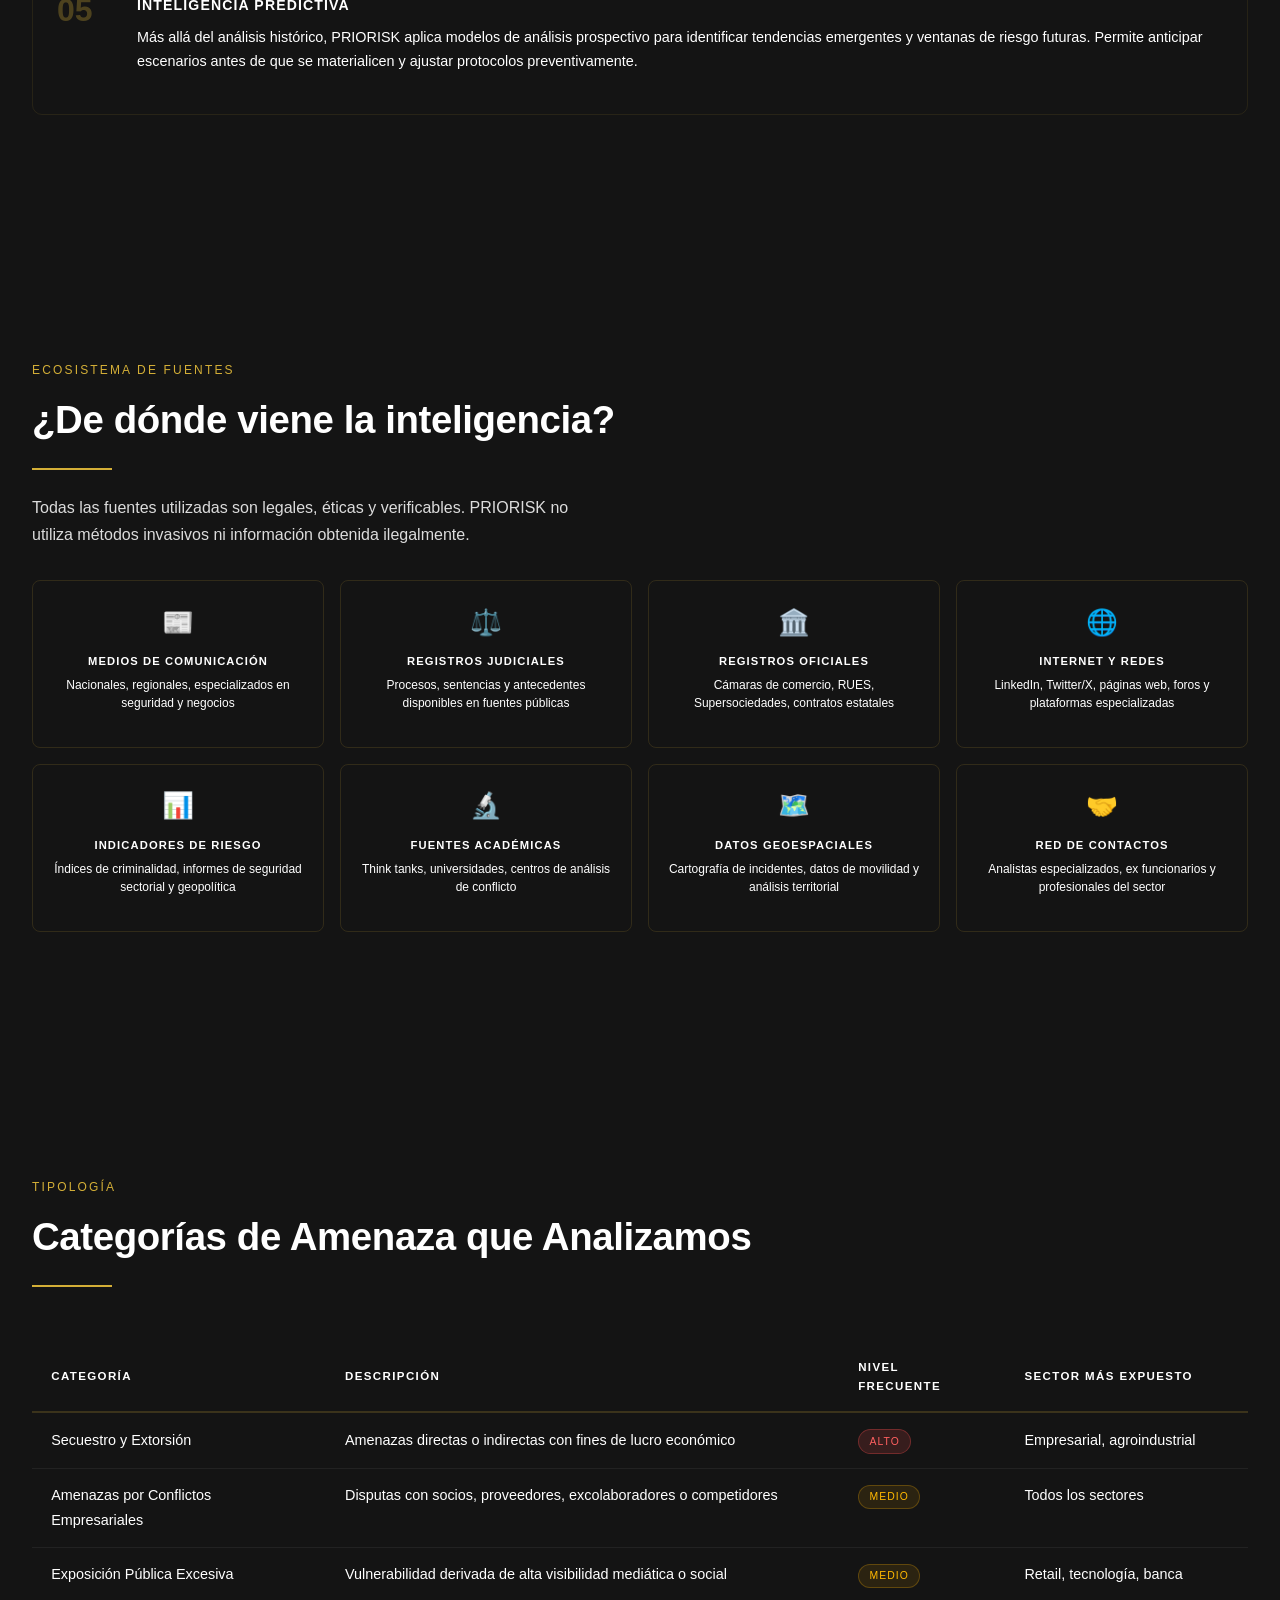
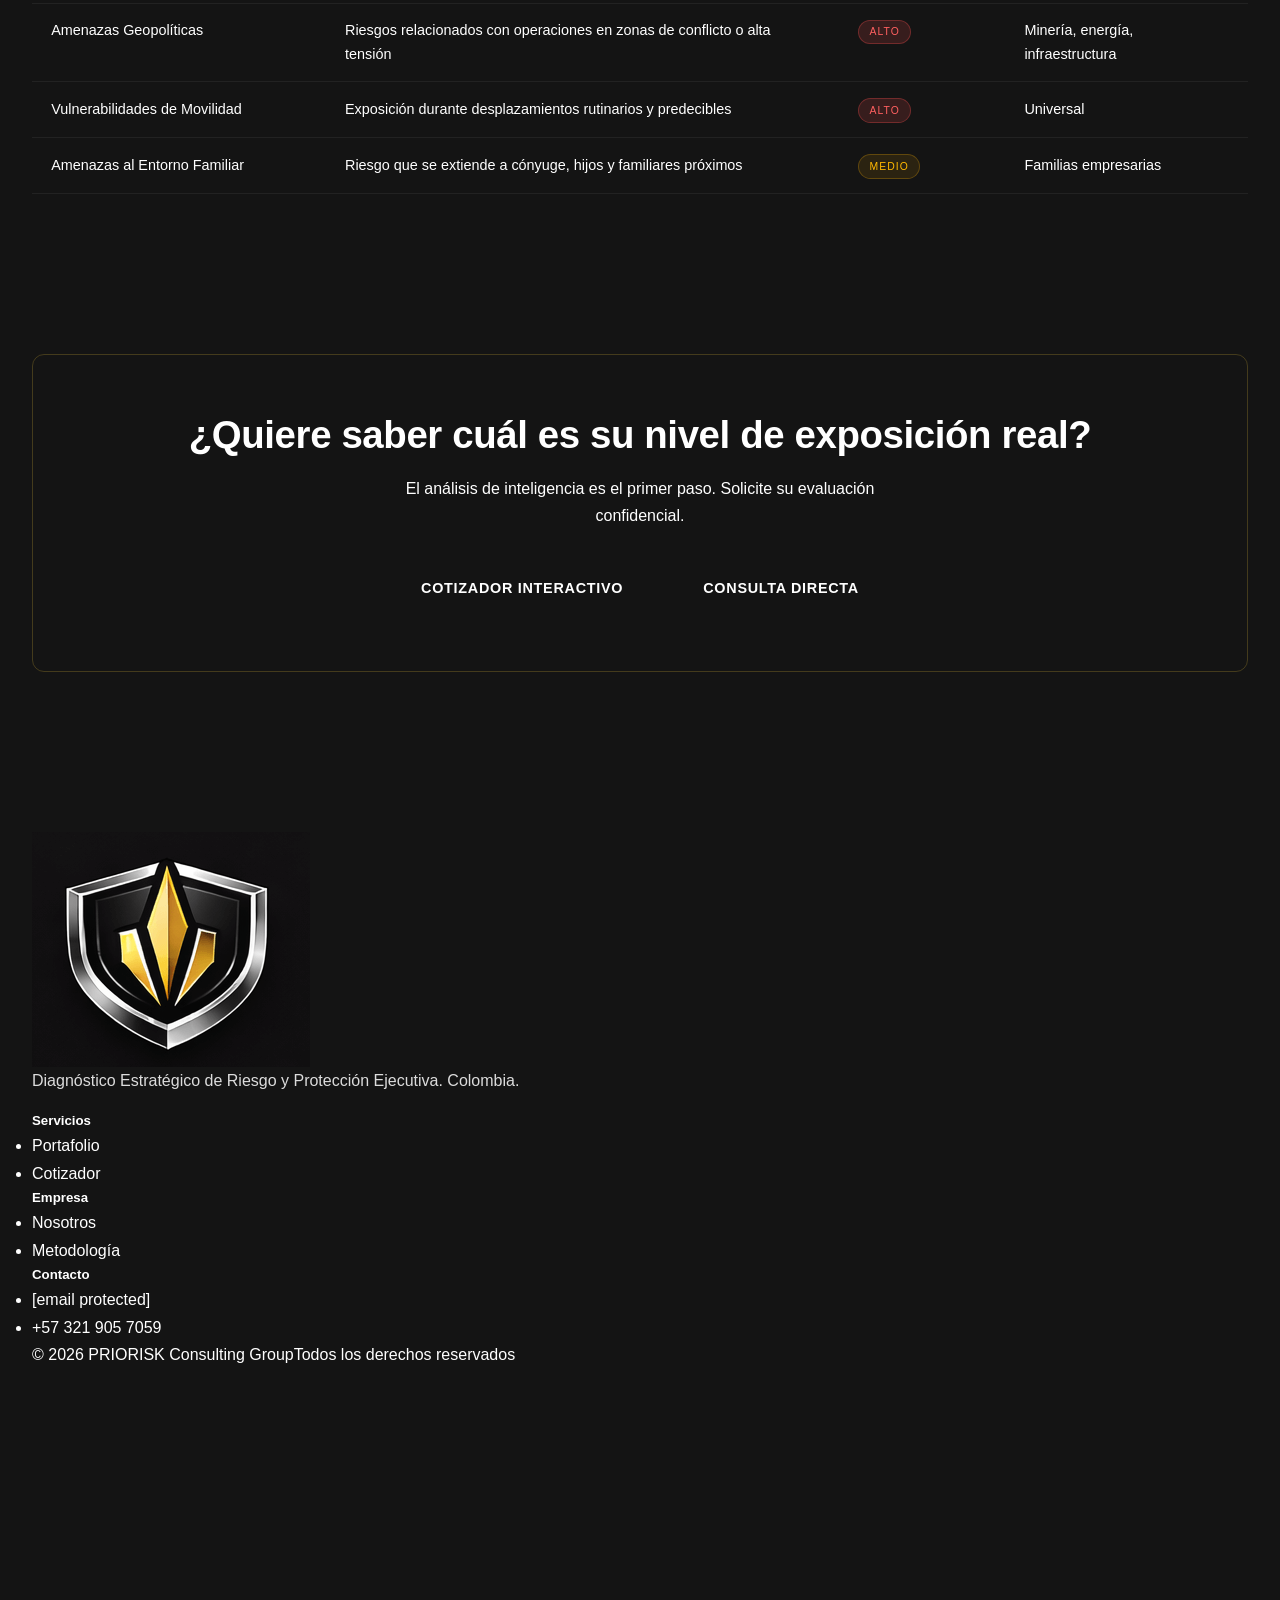
<file: inteligencia.html>
<!DOCTYPE html>
<html lang="es-CO">
<head>
<meta charset="UTF-8"><meta name="viewport" content="width=device-width,initial-scale=1.0">
<title>Inteligencia Estratégica | PRIORISK Consulting Group</title>
<meta name="description" content="Capacidades de inteligencia estratégica PRIORISK: OSINT, HUMINT, análisis geopolítico y predictivo aplicado a protección ejecutiva en Colombia y Latinoamérica.">
<link rel="icon" href="images/logo-escudo.png.png">
<link rel="stylesheet" href="shared.css">
<style>
.intel-hero-grid{display:grid;grid-template-columns:1fr 1fr;gap:4rem;align-items:center}
@media(max-width:800px){.intel-hero-grid{grid-template-columns:1fr;gap:2rem}}
.intel-visual{background:var(--c-dark2);border:1px solid rgba(212,175,55,.2);border-radius:16px;padding:2.5rem;position:relative;overflow:hidden}
.intel-visual::before{content:'';position:absolute;top:-60px;right:-60px;width:200px;height:200px;border-radius:50%;background:radial-gradient(circle,rgba(212,175,55,.12),transparent 70%);pointer-events:none}
.intel-matrix{display:grid;grid-template-columns:1fr 1fr;gap:1rem}
.matrix-cell{background:rgba(255,255,255,.04);border:1px solid rgba(212,175,55,.15);border-radius:8px;padding:1.2rem;text-align:center;transition:var(--transition)}
.matrix-cell:hover{border-color:rgba(212,175,55,.5);background:rgba(212,175,55,.05)}
.mc-icon{font-size:1.8rem;margin-bottom:.6rem}
.mc-label{font-family:var(--f-caps);font-size:.72rem;letter-spacing:.12em;text-transform:uppercase;color:var(--c-gold)}
.mc-desc{font-size:.78rem;color:var(--c-text-muted);margin-top:.3rem;line-height:1.5}
.capability-list{display:flex;flex-direction:column;gap:1.5rem;margin-top:2rem}
.cap-item{display:grid;grid-template-columns:56px 1fr;gap:1.5rem;align-items:start;padding:1.5rem;background:var(--c-dark2);border:1px solid rgba(212,175,55,.1);border-radius:10px;transition:var(--transition)}
.cap-item:hover{border-color:rgba(212,175,55,.4);transform:translateX(4px)}
.cap-num{font-family:var(--f-display);font-size:2rem;font-weight:700;color:rgba(212,175,55,.3);line-height:1}
.cap-item h4{color:var(--c-white);font-family:var(--f-caps);font-size:.88rem;letter-spacing:.08em;text-transform:uppercase;margin-bottom:.4rem}
.cap-item p{font-size:.9rem;color:var(--c-text-muted);line-height:1.7}
.sources-grid{display:grid;grid-template-columns:repeat(4,1fr);gap:1rem;margin-top:2rem}
@media(max-width:700px){.sources-grid{grid-template-columns:1fr 1fr}}
.source-pill{background:var(--c-dark2);border:1px solid rgba(212,175,55,.15);border-radius:8px;padding:1.2rem;text-align:center;transition:var(--transition)}
.source-pill:hover{border-color:var(--c-gold);transform:translateY(-3px)}
.source-pill .icon{font-size:1.6rem;margin-bottom:.5rem}
.source-pill h5{font-family:var(--f-caps);font-size:.7rem;letter-spacing:.1em;text-transform:uppercase;color:var(--c-gold);margin-bottom:.3rem}
.source-pill p{font-size:.75rem;color:var(--c-text-muted);line-height:1.5}
.threat-table{width:100%;border-collapse:collapse;margin-top:2rem}
.threat-table th{background:var(--c-dark2);padding:.9rem 1.2rem;font-family:var(--f-caps);font-size:.72rem;letter-spacing:.12em;text-transform:uppercase;color:var(--c-gold);text-align:left;border-bottom:2px solid rgba(212,175,55,.2)}
.threat-table td{padding:.9rem 1.2rem;font-size:.9rem;border-bottom:1px solid rgba(255,255,255,.06);vertical-align:top}
.threat-table tr:hover td{background:rgba(212,175,55,.03)}
.threat-table td:first-child{color:var(--c-white);font-weight:500}
.threat-table td:not(:first-child){color:var(--c-text-muted)}
.level-badge{display:inline-block;padding:.15rem .65rem;border-radius:100px;font-family:var(--f-caps);font-size:.65rem;letter-spacing:.1em;text-transform:uppercase}
.level-alto{background:rgba(255,80,80,.15);color:#ff6060;border:1px solid rgba(255,80,80,.3)}
.level-medio{background:rgba(255,180,0,.1);color:#ffb800;border:1px solid rgba(255,180,0,.25)}
.cta-strip{background:linear-gradient(135deg,var(--c-dark2),rgba(212,175,55,.06));border:1px solid rgba(212,175,55,.25);border-radius:12px;padding:3.5rem;text-align:center}
</style>
</head>
<body>
<header class="site-header"><div class="container">
  <a href="index.html" class="logo-wrap"><img src="images/logo-escudo.png.png" alt="PRIORISK"></a>
  <nav><ul class="nav-links">
    <li><a href="index.html">Inicio</a></li><li><a href="servicios.html">Servicios</a></li>
    <li><a href="metodologia.html">Metodología</a></li><li><a href="nosotros.html">Nosotros</a></li>
    <li><a href="inteligencia.html" class="active">Inteligencia</a></li><li><a href="hse.html">HSE</a></li>
    <li><a href="contacto.html">Contacto</a></li>
  </ul></nav>
  <div class="header-cta">
    <a href="cotizacion.html" class="btn btn-outline">Cotizador</a>
    <a href="https://wa.me/573219057059" target="_blank" class="btn btn-gold">WhatsApp</a>
  </div>
  <div class="hamburger"><span></span><span></span><span></span></div>
</div></header>

<section class="page-hero"><div class="container page-hero-content">
  <p class="eyebrow">Capacidades Técnicas</p>
  <h1>Inteligencia<br><em>Estratégica Aplicada</em></h1>
  <div class="gold-line"></div>
  <p>La diferencia entre protección reactiva y protección efectiva está en la calidad de la inteligencia que la sustenta. En PRIORISK, la inteligencia es la base de todo análisis.</p>
</div></section>

<!-- GRID INTRO -->
<section class="section"><div class="container">
  <div class="intel-hero-grid">
    <div>
      <p class="eyebrow">Qué es la Inteligencia Ejecutiva</p>
      <h2>Información convertida<br><em>en decisiones de protección</em></h2>
      <div class="gold-line"></div>
      <p style="margin-bottom:1rem">La inteligencia estratégica aplicada a protección ejecutiva consiste en recopilar, analizar y transformar información de múltiples fuentes en diagnósticos accionables sobre el entorno de riesgo de una persona o familia.</p>
      <p style="margin-bottom:1rem">No se trata de espionaje ni de vigilancia invasiva. Es análisis sistemático de fuentes abiertas, contexto geopolítico, patrones de amenaza y vulnerabilidades específicas del cliente.</p>
      <p>El resultado es un mapa preciso del riesgo real —no percibido— que permite decisiones informadas y proporcionales.</p>
    </div>
    <div class="intel-visual">
      <p style="font-family:var(--f-caps);font-size:.72rem;letter-spacing:.15em;text-transform:uppercase;color:var(--c-gold);margin-bottom:1.2rem">Fuentes de Inteligencia</p>
      <div class="intel-matrix">
        <div class="matrix-cell"><div class="mc-icon">🌐</div><div class="mc-label">OSINT</div><div class="mc-desc">Fuentes abiertas, medios, registros</div></div>
        <div class="matrix-cell"><div class="mc-icon">👥</div><div class="mc-label">HUMINT</div><div class="mc-desc">Entrevistas y contactos especializados</div></div>
        <div class="matrix-cell"><div class="mc-icon">🗺️</div><div class="mc-label">Geoanálisis</div><div class="mc-desc">Datos geoespaciales y de movilidad</div></div>
        <div class="matrix-cell"><div class="mc-icon">📊</div><div class="mc-label">Datos Estructurados</div><div class="mc-desc">Registros, bases de datos públicas</div></div>
        <div class="matrix-cell"><div class="mc-icon">💻</div><div class="mc-label">OSINT Digital</div><div class="mc-desc">Huella en línea y redes sociales</div></div>
        <div class="matrix-cell"><div class="mc-icon">🌍</div><div class="mc-label">Geopolítica</div><div class="mc-desc">Contexto macro y tendencias regionales</div></div>
      </div>
    </div>
  </div>
</div></section>

<!-- CAPACIDADES -->
<section class="section-sm" style="background:var(--c-dark2)"><div class="container">
  <p class="eyebrow">Lo Que Hacemos</p>
  <h2>Capacidades Diferenciales</h2>
  <div class="gold-line"></div>
  <div class="capability-list">
    <div class="cap-item animate-up delay-1">
      <div class="cap-num">01</div>
      <div>
        <h4>Análisis OSINT Profundo</h4>
        <p>Recopilación sistemática de información en fuentes abiertas: medios de comunicación, registros cámaras de comercio, redes sociales, portales judiciales, publicaciones académicas y bases de datos internacionales. Perfil de exposición pública completo del ejecutivo y su entorno.</p>
      </div>
    </div>
    <div class="cap-item animate-up delay-2">
      <div class="cap-num">02</div>
      <div>
        <h4>Inteligencia de Amenazas Sectorial</h4>
        <p>Análisis de incidentes de seguridad en el mismo sector industrial del cliente, tendencias de criminalidad organizada, patrones de extorsión y secuestro, y evolución de las tácticas de actores de amenaza en el contexto colombiano y latinoamericano.</p>
      </div>
    </div>
    <div class="cap-item animate-up delay-3">
      <div class="cap-num">03</div>
      <div>
        <h4>Perfilado y Análisis de Actores</h4>
        <p>Identificación y caracterización de actores que podrían representar una amenaza: competidores, ex-colaboradores, proveedores con conflictos, actores criminales o grupos de presión. Evaluación de capacidad, intención y oportunidad.</p>
      </div>
    </div>
    <div class="cap-item animate-up delay-4">
      <div class="cap-num">04</div>
      <div>
        <h4>Análisis Geoespacial de Vulnerabilidades</h4>
        <p>Mapeo de rutas de desplazamiento, identificación de puntos críticos (nodos de vulnerabilidad), análisis de densidad de incidentes por zona, evaluación de infraestructura de acceso a residencias y oficinas, y modelado de escenarios de riesgo en movimiento.</p>
      </div>
    </div>
    <div class="cap-item animate-up delay-1">
      <div class="cap-num">05</div>
      <div>
        <h4>Inteligencia Predictiva</h4>
        <p>Más allá del análisis histórico, PRIORISK aplica modelos de análisis prospectivo para identificar tendencias emergentes y ventanas de riesgo futuras. Permite anticipar escenarios antes de que se materialicen y ajustar protocolos preventivamente.</p>
      </div>
    </div>
  </div>
</div></section>

<!-- FUENTES -->
<section class="section"><div class="container">
  <p class="eyebrow">Ecosistema de Fuentes</p>
  <h2>¿De dónde viene la inteligencia?</h2>
  <div class="gold-line"></div>
  <p style="max-width:560px">Todas las fuentes utilizadas son legales, éticas y verificables. PRIORISK no utiliza métodos invasivos ni información obtenida ilegalmente.</p>
  <div class="sources-grid">
    <div class="source-pill"><div class="icon">📰</div><h5>Medios de Comunicación</h5><p>Nacionales, regionales, especializados en seguridad y negocios</p></div>
    <div class="source-pill"><div class="icon">⚖️</div><h5>Registros Judiciales</h5><p>Procesos, sentencias y antecedentes disponibles en fuentes públicas</p></div>
    <div class="source-pill"><div class="icon">🏛️</div><h5>Registros Oficiales</h5><p>Cámaras de comercio, RUES, Supersociedades, contratos estatales</p></div>
    <div class="source-pill"><div class="icon">🌐</div><h5>Internet y Redes</h5><p>LinkedIn, Twitter/X, páginas web, foros y plataformas especializadas</p></div>
    <div class="source-pill"><div class="icon">📊</div><h5>Indicadores de Riesgo</h5><p>Índices de criminalidad, informes de seguridad sectorial y geopolítica</p></div>
    <div class="source-pill"><div class="icon">🔬</div><h5>Fuentes Académicas</h5><p>Think tanks, universidades, centros de análisis de conflicto</p></div>
    <div class="source-pill"><div class="icon">🗺️</div><h5>Datos Geoespaciales</h5><p>Cartografía de incidentes, datos de movilidad y análisis territorial</p></div>
    <div class="source-pill"><div class="icon">🤝</div><h5>Red de Contactos</h5><p>Analistas especializados, ex funcionarios y profesionales del sector</p></div>
  </div>
</div></section>

<!-- TABLA AMENAZAS -->
<section class="section-sm" style="background:var(--c-dark2)"><div class="container">
  <p class="eyebrow">Tipología</p>
  <h2>Categorías de Amenaza que Analizamos</h2>
  <div class="gold-line"></div>
  <div style="overflow-x:auto">
    <table class="threat-table">
      <thead><tr><th>Categoría</th><th>Descripción</th><th>Nivel Frecuente</th><th>Sector más Expuesto</th></tr></thead>
      <tbody>
        <tr><td>Secuestro y Extorsión</td><td>Amenazas directas o indirectas con fines de lucro económico</td><td><span class="level-badge level-alto">Alto</span></td><td>Empresarial, agroindustrial</td></tr>
        <tr><td>Amenazas por Conflictos Empresariales</td><td>Disputas con socios, proveedores, excolaboradores o competidores</td><td><span class="level-badge level-medio">Medio</span></td><td>Todos los sectores</td></tr>
        <tr><td>Exposición Pública Excesiva</td><td>Vulnerabilidad derivada de alta visibilidad mediática o social</td><td><span class="level-badge level-medio">Medio</span></td><td>Retail, tecnología, banca</td></tr>
        <tr><td>Amenazas Geopolíticas</td><td>Riesgos relacionados con operaciones en zonas de conflicto o alta tensión</td><td><span class="level-badge level-alto">Alto</span></td><td>Minería, energía, infraestructura</td></tr>
        <tr><td>Vulnerabilidades de Movilidad</td><td>Exposición durante desplazamientos rutinarios y predecibles</td><td><span class="level-badge level-alto">Alto</span></td><td>Universal</td></tr>
        <tr><td>Amenazas al Entorno Familiar</td><td>Riesgo que se extiende a cónyuge, hijos y familiares próximos</td><td><span class="level-badge level-medio">Medio</span></td><td>Familias empresarias</td></tr>
      </tbody>
    </table>
  </div>
</div></section>

<!-- CTA -->
<section class="section-sm"><div class="container">
  <div class="cta-strip">
    <h2 style="margin-bottom:1rem">¿Quiere saber cuál es su nivel de exposición real?</h2>
    <p style="max-width:480px;margin:0 auto 2rem;color:var(--c-text-muted)">El análisis de inteligencia es el primer paso. Solicite su evaluación confidencial.</p>
    <div style="display:flex;gap:1rem;justify-content:center;flex-wrap:wrap">
      <a href="cotizacion.html" class="btn btn-gold">Cotizador Interactivo</a>
      <a href="contacto.html" class="btn btn-outline">Consulta Directa</a>
    </div>
  </div>
</div></section>

<footer class="site-footer"><div class="container">
  <div class="footer-grid">
    <div class="footer-brand"><img src="images/logo-escudo.png.png" alt="PRIORISK"><p>Diagnóstico Estratégico de Riesgo y Protección Ejecutiva. Colombia.</p></div>
    <div class="footer-col"><h5>Servicios</h5><ul><li><a href="servicios.html">Portafolio</a></li><li><a href="cotizacion.html">Cotizador</a></li></ul></div>
    <div class="footer-col"><h5>Empresa</h5><ul><li><a href="nosotros.html">Nosotros</a></li><li><a href="metodologia.html">Metodología</a></li></ul></div>
    <div class="footer-col"><h5>Contacto</h5><ul><li><a href="/cdn-cgi/l/email-protection#e98a86879d888a9d86a9999b80869b809a82c78a8684"><span class="__cf_email__" data-cfemail="c7a4a8a9b3a6a4b3a887b7b5aea8b5aeb4ace9a4a8aa">[email&#160;protected]</span></a></li><li><a href="https://wa.me/573219057059">+57 321 905 7059</a></li></ul></div>
  </div>
  <div class="footer-bottom"><span>© 2026 PRIORISK Consulting Group</span><span>Todos los derechos reservados</span></div>
</div></footer>
<div class="wa-float"><a href="https://wa.me/573219057059" target="_blank" class="wa-btn" aria-label="WhatsApp"><svg viewBox="0 0 32 32" fill="white"><path d="M16 0C7.163 0 0 7.163 0 16c0 2.825.737 5.607 2.137 8.048L0 32l8.133-2.127A15.94 15.94 0 0016 32c8.837 0 16-7.163 16-16S24.837 0 16 0zm0 29.333a13.287 13.287 0 01-6.787-1.854l-.487-.293-4.587 1.227 1.227-4.587-.293-.487A13.287 13.287 0 012.667 16C2.667 8.9 8.9 2.667 16 2.667S29.333 8.9 29.333 16 23.1 29.333 16 29.333zm7.3-9.867c-.373-.187-2.2-1.093-2.547-1.213-.347-.12-.6-.187-.853.187s-.973 1.213-1.187 1.467c-.213.253-.427.28-.8.093s-1.573-.587-2.993-1.867c-1.107-.987-1.853-2.213-2.067-2.587s-.02-.573.16-.76c.167-.167.373-.44.56-.653s.253-.373.373-.627c.12-.253.06-.467-.027-.653s-.853-2.053-1.16-2.813c-.307-.733-.613-.587-.84-.587-.213 0-.467-.027-.72-.027s-.653.093-.993.467-1.307 1.293-1.307 3.147 1.373 3.68 1.56 3.933 2.653 4.073 6.453 5.707c.9.373 1.6.59
</file>
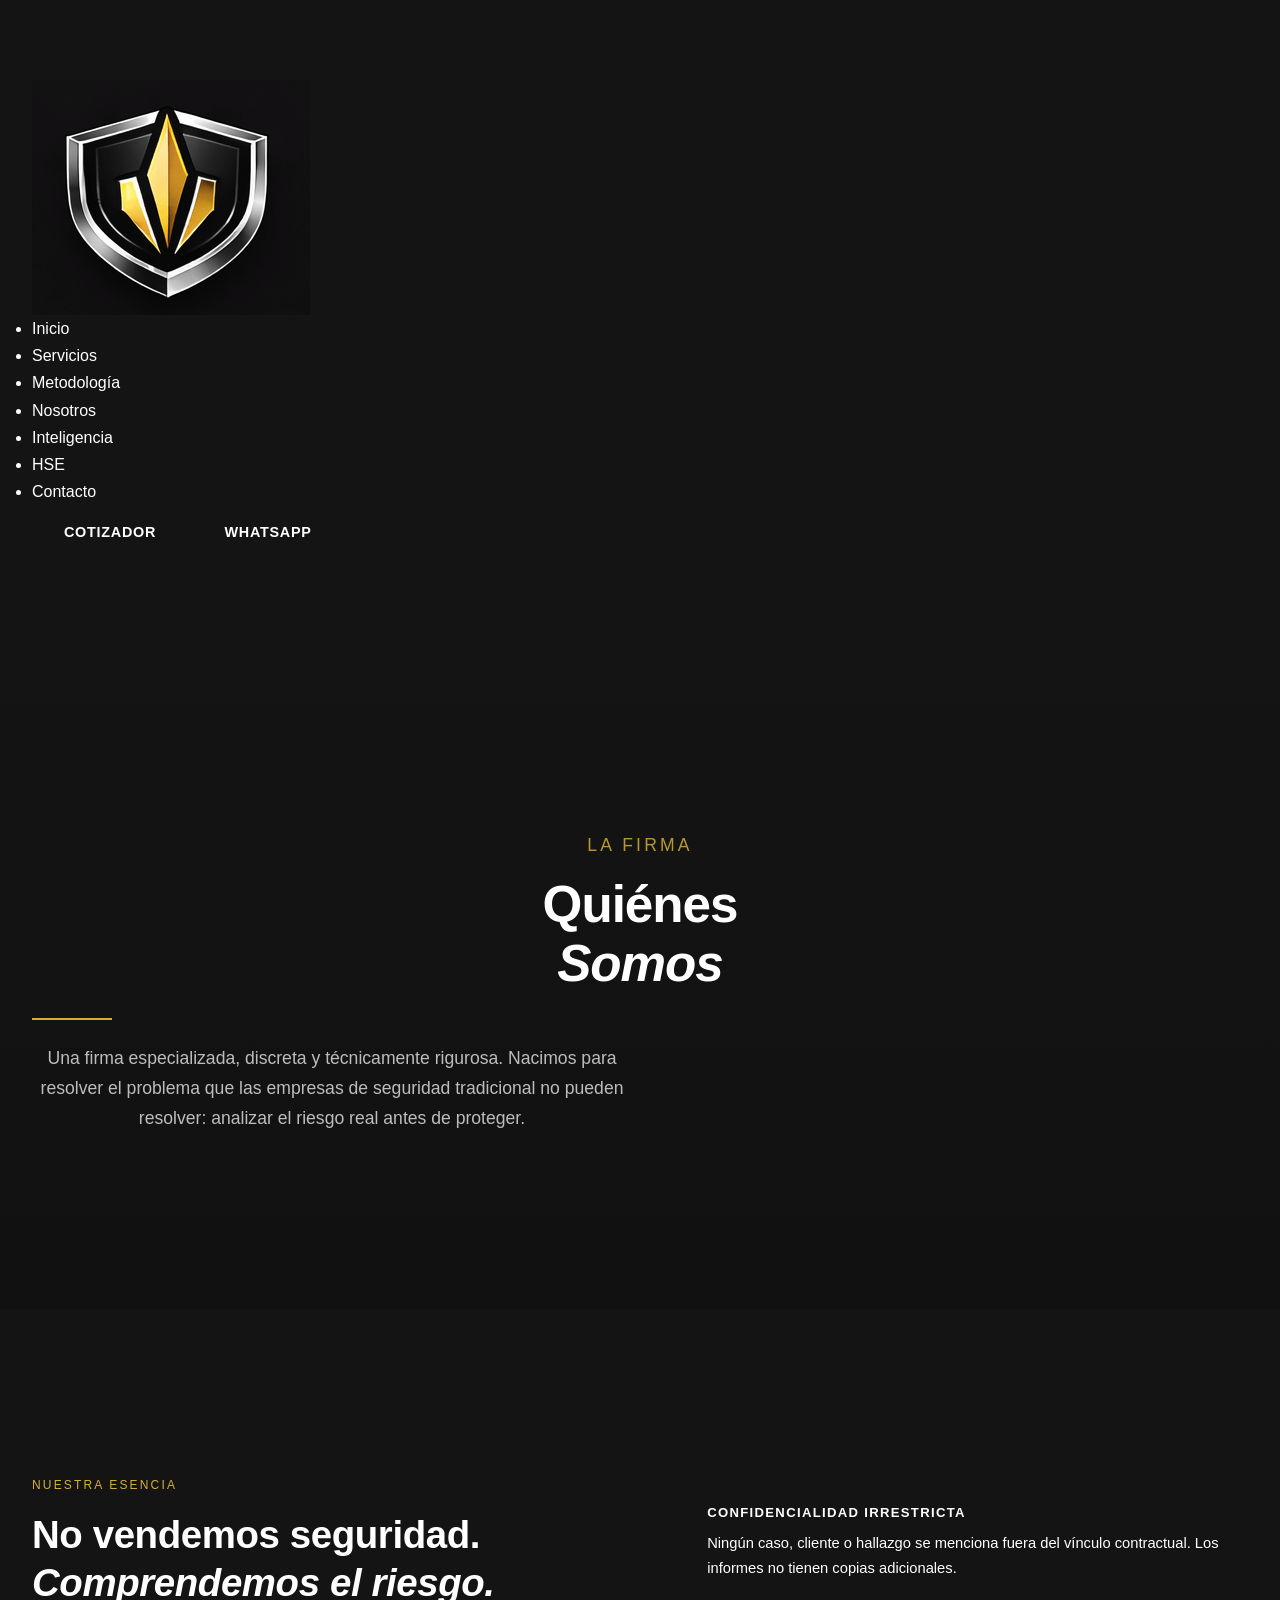
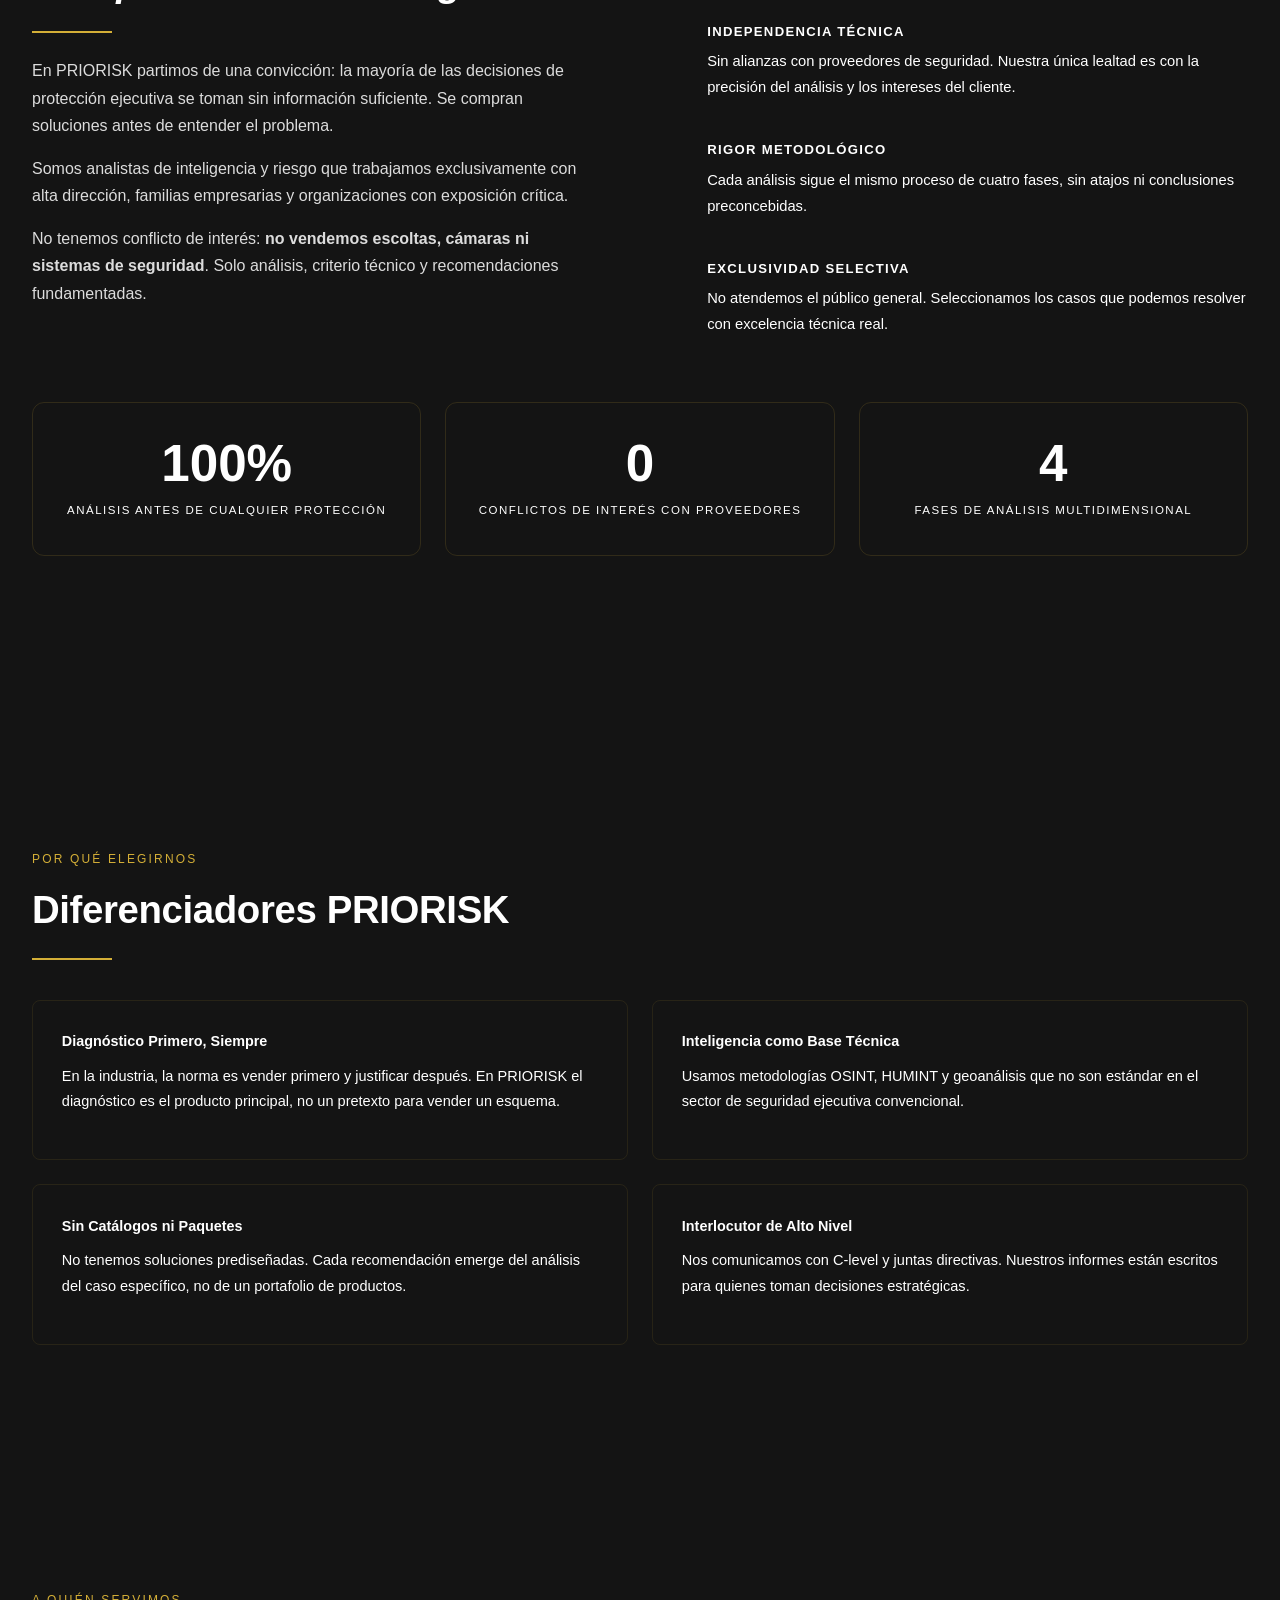
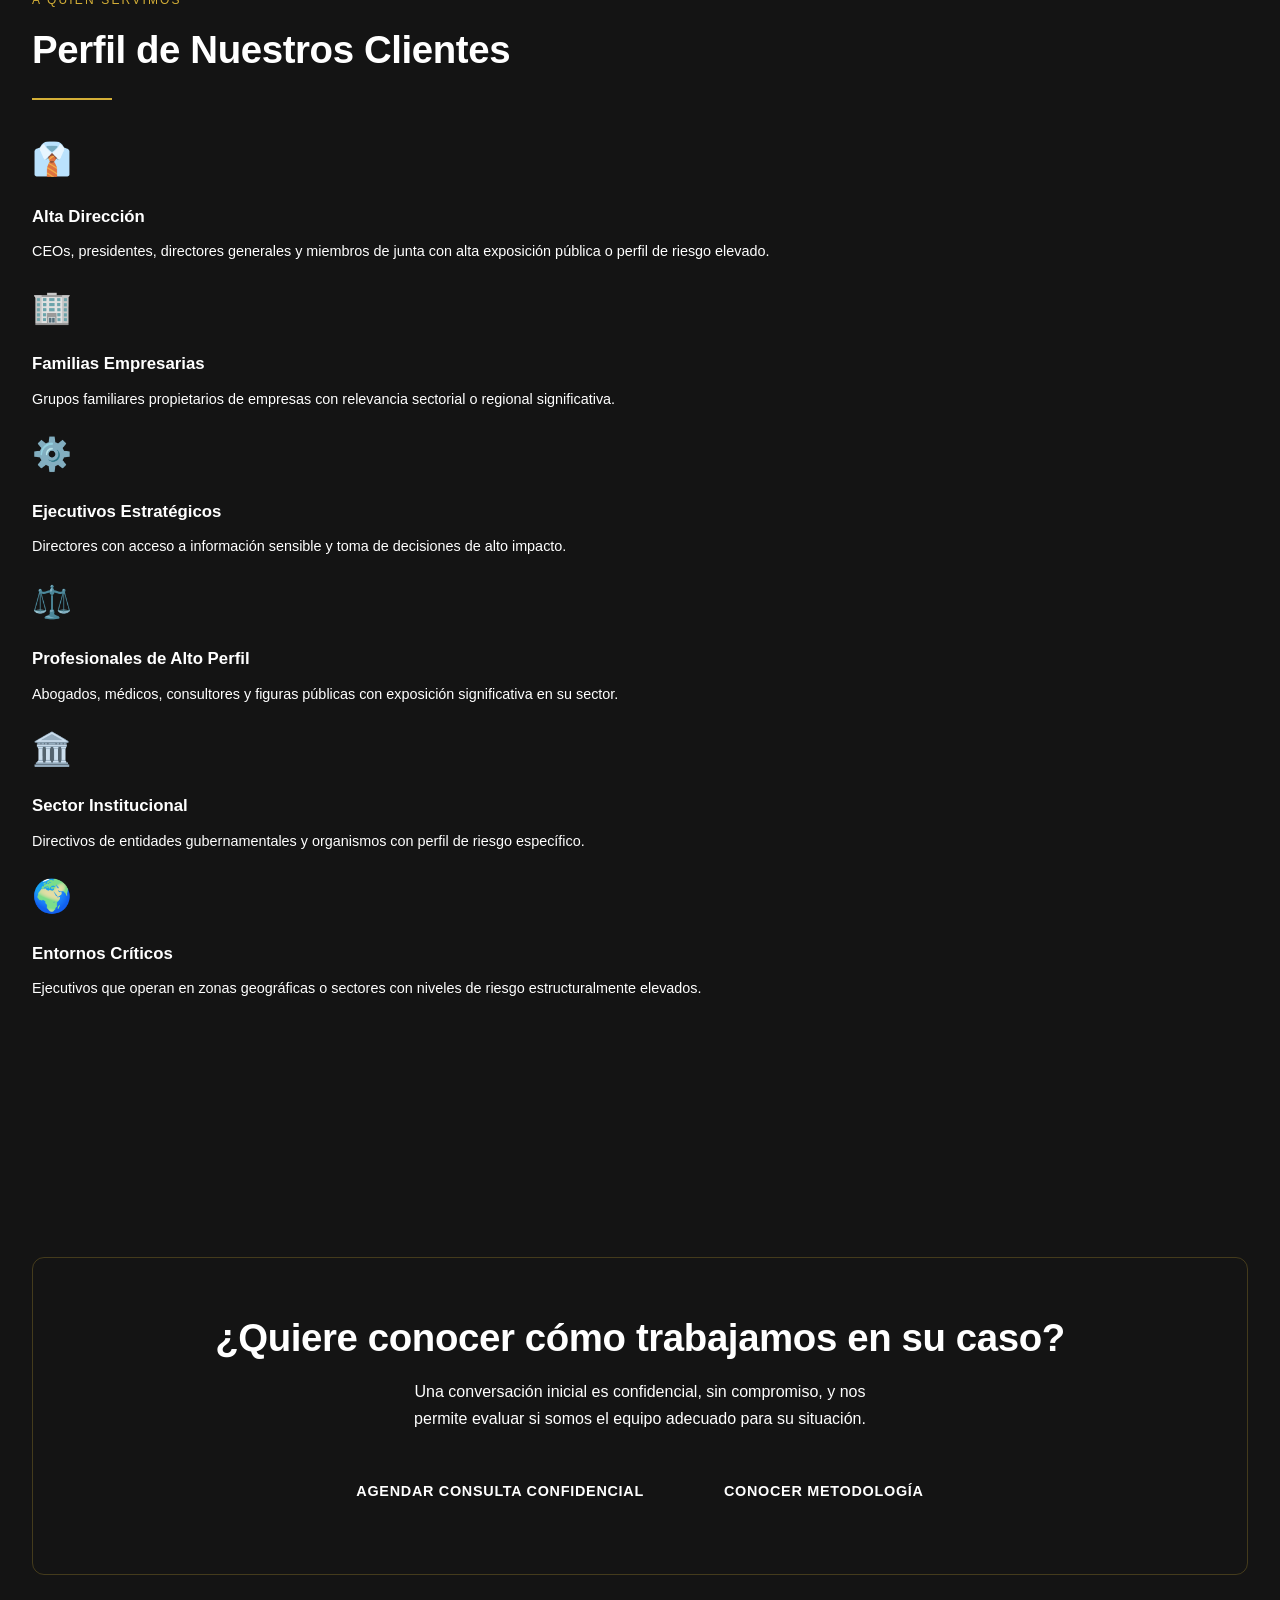
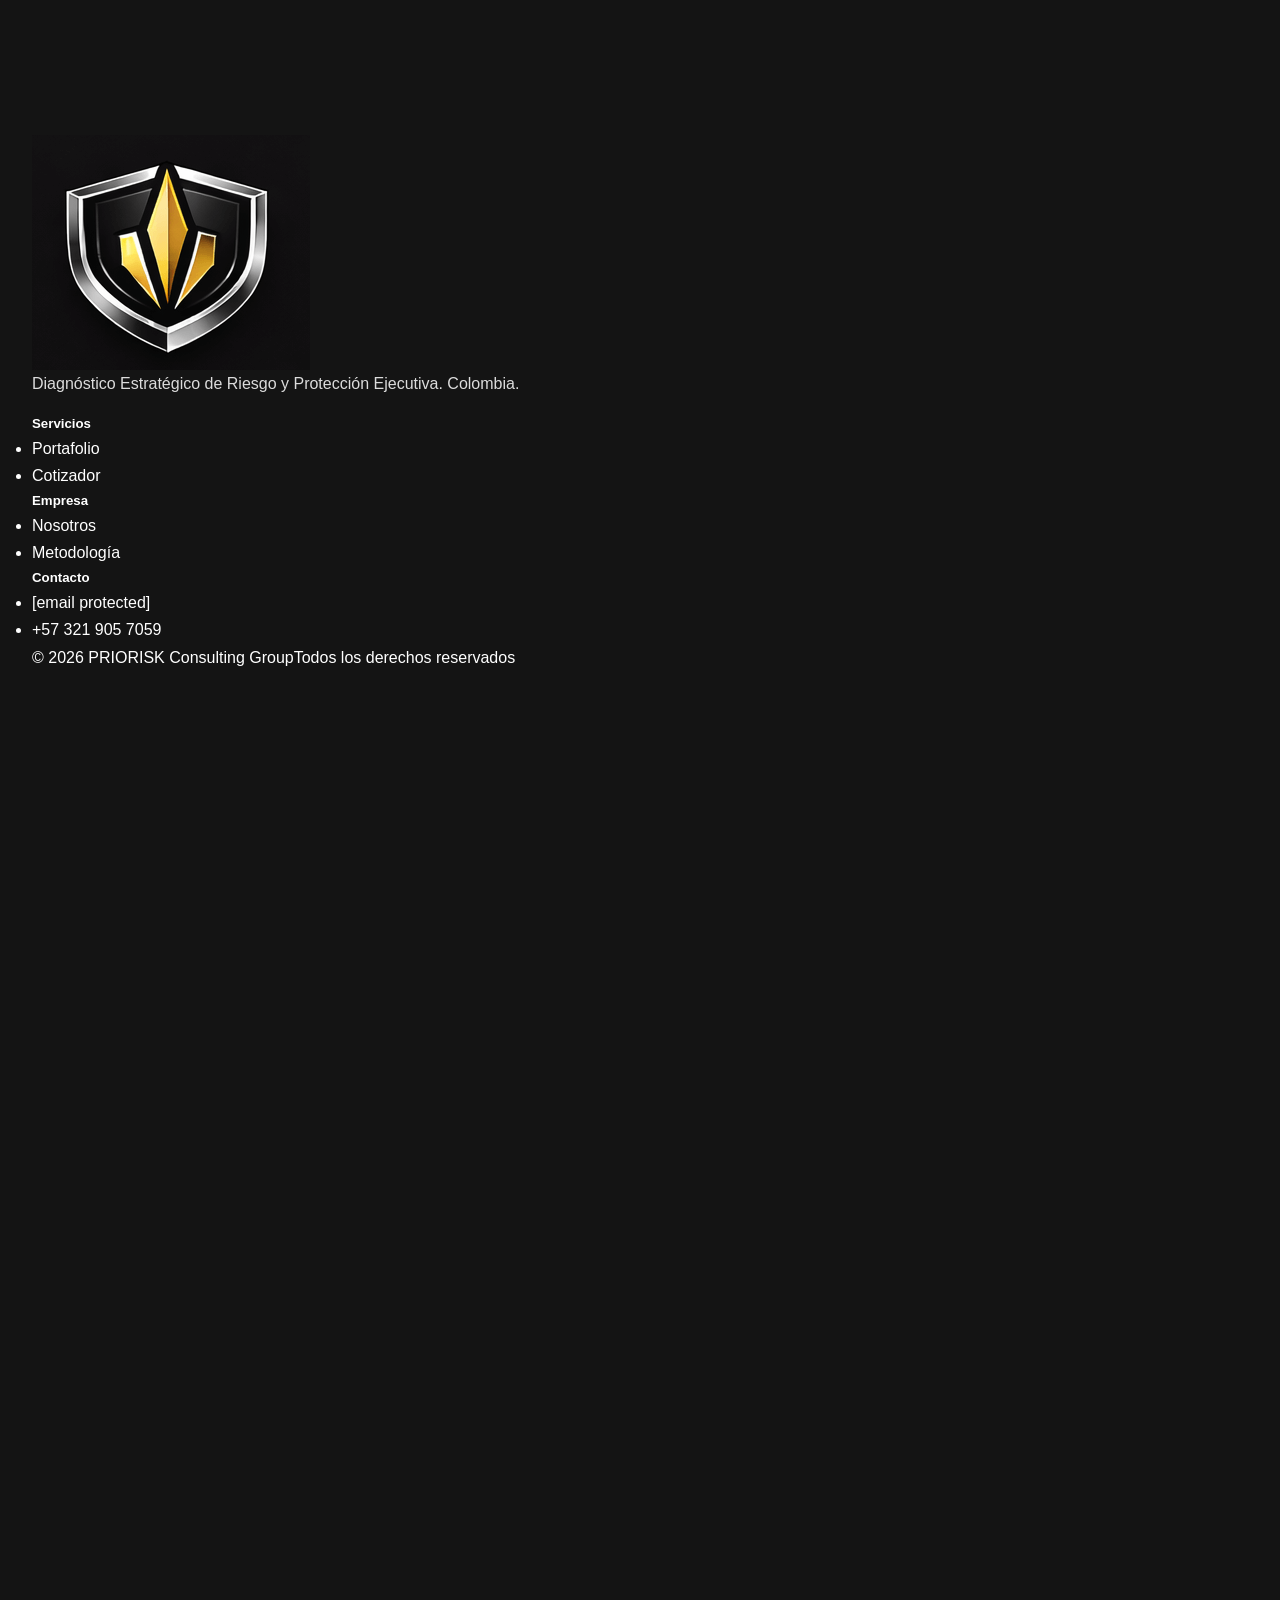
<file: nosotros.html>
<!DOCTYPE html>
<html lang="es-CO">
<head>
<meta charset="UTF-8"><meta name="viewport" content="width=device-width,initial-scale=1.0">
<title>Quiénes Somos | PRIORISK Consulting Group</title>
<meta name="description" content="PRIORISK: firma de análisis estratégico de riesgo y protección ejecutiva en Colombia. Sin conflicto de interés. Criterio técnico. Confidencialidad absoluta.">
<link rel="icon" href="images/logo-escudo.png.png">
<link rel="stylesheet" href="shared.css">
<style>
.about-split{display:grid;grid-template-columns:1fr 1fr;gap:5rem;align-items:start}
@media(max-width:800px){.about-split{grid-template-columns:1fr;gap:2.5rem}}
.stat-row{display:grid;grid-template-columns:repeat(3,1fr);gap:1.5rem;margin:3rem 0}
@media(max-width:580px){.stat-row{grid-template-columns:1fr 1fr}}
.stat-box{text-align:center;padding:2.2rem 1rem;background:var(--c-dark2);border:1px solid rgba(212,175,55,.15);border-radius:12px;transition:var(--transition)}
.stat-box:hover{border-color:rgba(212,175,55,.4);transform:translateY(-4px)}
.stat-num{font-family:var(--f-display);font-size:3.2rem;font-weight:700;color:var(--c-gold);line-height:1}
.stat-label{font-family:var(--f-caps);font-size:.72rem;letter-spacing:.13em;text-transform:uppercase;color:var(--c-text-muted);margin-top:.7rem}
.value-list{list-style:none;display:flex;flex-direction:column;gap:1.4rem;margin-top:2rem}
.value-list li{display:flex;gap:1.2rem;align-items:start}
.vdot{width:8px;height:8px;border-radius:50%;background:var(--c-gold);margin-top:.6rem;flex-shrink:0}
.value-list h5{font-family:var(--f-caps);font-size:.82rem;letter-spacing:.1em;text-transform:uppercase;color:var(--c-gold);margin-bottom:.4rem}
.value-list p{font-size:.92rem;color:var(--c-text-muted);line-height:1.75}
.diff-grid{display:grid;grid-template-columns:1fr 1fr;gap:1.5rem;margin-top:2.5rem}
@media(max-width:600px){.diff-grid{grid-template-columns:1fr}}
.diff-item{background:var(--c-dark2);border:1px solid rgba(212,175,55,.1);border-radius:8px;padding:1.8rem;transition:var(--transition)}
.diff-item:hover{border-color:rgba(212,175,55,.4);transform:translateY(-3px)}
.diff-item h4{color:var(--c-gold);margin-bottom:.6rem;font-size:.9rem}
.diff-item p{font-size:.91rem;color:var(--c-text-muted);line-height:1.75}
.cta-strip{background:linear-gradient(135deg,var(--c-dark2),rgba(212,175,55,.06));border:1px solid rgba(212,175,55,.25);border-radius:12px;padding:3.5rem;text-align:center}
</style>
</head>
<body>
<header class="site-header"><div class="container">
  <a href="index.html" class="logo-wrap"><img src="images/logo-escudo.png.png" alt="PRIORISK"></a>
  <nav><ul class="nav-links">
    <li><a href="index.html">Inicio</a></li><li><a href="servicios.html">Servicios</a></li>
    <li><a href="metodologia.html">Metodología</a></li><li><a href="nosotros.html" class="active">Nosotros</a></li>
    <li><a href="inteligencia.html">Inteligencia</a></li><li><a href="hse.html">HSE</a></li>
    <li><a href="contacto.html">Contacto</a></li>
  </ul></nav>
  <div class="header-cta">
    <a href="cotizacion.html" class="btn btn-outline">Cotizador</a>
    <a href="https://wa.me/573219057059" target="_blank" class="btn btn-gold">WhatsApp</a>
  </div>
  <div class="hamburger"><span></span><span></span><span></span></div>
</div></header>

<section class="page-hero"><div class="container page-hero-content">
  <p class="eyebrow">La Firma</p>
  <h1>Quiénes<br><em>Somos</em></h1>
  <div class="gold-line"></div>
  <p>Una firma especializada, discreta y técnicamente rigurosa. Nacimos para resolver el problema que las empresas de seguridad tradicional no pueden resolver: analizar el riesgo real antes de proteger.</p>
</div></section>

<section class="section"><div class="container">
  <div class="about-split">
    <div>
      <p class="eyebrow">Nuestra Esencia</p>
      <h2>No vendemos seguridad.<br><em>Comprendemos el riesgo.</em></h2>
      <div class="gold-line"></div>
      <p style="margin-bottom:1rem">En PRIORISK partimos de una convicción: la mayoría de las decisiones de protección ejecutiva se toman sin información suficiente. Se compran soluciones antes de entender el problema.</p>
      <p style="margin-bottom:1rem">Somos analistas de inteligencia y riesgo que trabajamos exclusivamente con alta dirección, familias empresarias y organizaciones con exposición crítica.</p>
      <p>No tenemos conflicto de interés: <strong style="color:var(--c-gold)">no vendemos escoltas, cámaras ni sistemas de seguridad</strong>. Solo análisis, criterio técnico y recomendaciones fundamentadas.</p>
    </div>
    <div>
      <ul class="value-list">
        <li><div class="vdot"></div><div><h5>Confidencialidad Irrestricta</h5><p>Ningún caso, cliente o hallazgo se menciona fuera del vínculo contractual. Los informes no tienen copias adicionales.</p></div></li>
        <li><div class="vdot"></div><div><h5>Independencia Técnica</h5><p>Sin alianzas con proveedores de seguridad. Nuestra única lealtad es con la precisión del análisis y los intereses del cliente.</p></div></li>
        <li><div class="vdot"></div><div><h5>Rigor Metodológico</h5><p>Cada análisis sigue el mismo proceso de cuatro fases, sin atajos ni conclusiones preconcebidas.</p></div></li>
        <li><div class="vdot"></div><div><h5>Exclusividad Selectiva</h5><p>No atendemos el público general. Seleccionamos los casos que podemos resolver con excelencia técnica real.</p></div></li>
      </ul>
    </div>
  </div>
  <div class="stat-row">
    <div class="stat-box"><div class="stat-num">100%</div><div class="stat-label">Análisis antes de cualquier protección</div></div>
    <div class="stat-box"><div class="stat-num">0</div><div class="stat-label">Conflictos de interés con proveedores</div></div>
    <div class="stat-box"><div class="stat-num">4</div><div class="stat-label">Fases de análisis multidimensional</div></div>
  </div>
</div></section>

<section class="section-sm" style="background:var(--c-dark2)"><div class="container">
  <p class="eyebrow">Por qué Elegirnos</p>
  <h2>Diferenciadores PRIORISK</h2>
  <div class="gold-line"></div>
  <div class="diff-grid">
    <div class="diff-item"><h4>Diagnóstico Primero, Siempre</h4><p>En la industria, la norma es vender primero y justificar después. En PRIORISK el diagnóstico es el producto principal, no un pretexto para vender un esquema.</p></div>
    <div class="diff-item"><h4>Inteligencia como Base Técnica</h4><p>Usamos metodologías OSINT, HUMINT y geoanálisis que no son estándar en el sector de seguridad ejecutiva convencional.</p></div>
    <div class="diff-item"><h4>Sin Catálogos ni Paquetes</h4><p>No tenemos soluciones prediseñadas. Cada recomendación emerge del análisis del caso específico, no de un portafolio de productos.</p></div>
    <div class="diff-item"><h4>Interlocutor de Alto Nivel</h4><p>Nos comunicamos con C-level y juntas directivas. Nuestros informes están escritos para quienes toman decisiones estratégicas.</p></div>
  </div>
</div></section>

<section class="section"><div class="container">
  <p class="eyebrow">A Quién Servimos</p>
  <h2>Perfil de Nuestros Clientes</h2>
  <div class="gold-line"></div>
  <div class="grid-3" style="margin-top:2rem">
    <div class="card-dark"><span style="font-size:2rem;display:block;margin-bottom:1rem">👔</span><h4 style="color:var(--c-gold);margin-bottom:.5rem">Alta Dirección</h4><p style="font-size:.9rem;color:var(--c-text-muted)">CEOs, presidentes, directores generales y miembros de junta con alta exposición pública o perfil de riesgo elevado.</p></div>
    <div class="card-dark"><span style="font-size:2rem;display:block;margin-bottom:1rem">🏢</span><h4 style="color:var(--c-gold);margin-bottom:.5rem">Familias Empresarias</h4><p style="font-size:.9rem;color:var(--c-text-muted)">Grupos familiares propietarios de empresas con relevancia sectorial o regional significativa.</p></div>
    <div class="card-dark"><span style="font-size:2rem;display:block;margin-bottom:1rem">⚙️</span><h4 style="color:var(--c-gold);margin-bottom:.5rem">Ejecutivos Estratégicos</h4><p style="font-size:.9rem;color:var(--c-text-muted)">Directores con acceso a información sensible y toma de decisiones de alto impacto.</p></div>
    <div class="card-dark"><span style="font-size:2rem;display:block;margin-bottom:1rem">⚖️</span><h4 style="color:var(--c-gold);margin-bottom:.5rem">Profesionales de Alto Perfil</h4><p style="font-size:.9rem;color:var(--c-text-muted)">Abogados, médicos, consultores y figuras públicas con exposición significativa en su sector.</p></div>
    <div class="card-dark"><span style="font-size:2rem;display:block;margin-bottom:1rem">🏛️</span><h4 style="color:var(--c-gold);margin-bottom:.5rem">Sector Institucional</h4><p style="font-size:.9rem;color:var(--c-text-muted)">Directivos de entidades gubernamentales y organismos con perfil de riesgo específico.</p></div>
    <div class="card-dark"><span style="font-size:2rem;display:block;margin-bottom:1rem">🌍</span><h4 style="color:var(--c-gold);margin-bottom:.5rem">Entornos Críticos</h4><p style="font-size:.9rem;color:var(--c-text-muted)">Ejecutivos que operan en zonas geográficas o sectores con niveles de riesgo estructuralmente elevados.</p></div>
  </div>
</div></section>

<section class="section-sm"><div class="container">
  <div class="cta-strip">
    <h2 style="margin-bottom:1rem">¿Quiere conocer cómo trabajamos en su caso?</h2>
    <p style="max-width:460px;margin:0 auto 2rem;color:var(--c-text-muted)">Una conversación inicial es confidencial, sin compromiso, y nos permite evaluar si somos el equipo adecuado para su situación.</p>
    <div style="display:flex;gap:1rem;justify-content:center;flex-wrap:wrap">
      <a href="contacto.html" class="btn btn-gold">Agendar Consulta Confidencial</a>
      <a href="metodologia.html" class="btn btn-outline">Conocer Metodología</a>
    </div>
  </div>
</div></section>

<footer class="site-footer"><div class="container">
  <div class="footer-grid">
    <div class="footer-brand"><img src="images/logo-escudo.png.png" alt="PRIORISK"><p>Diagnóstico Estratégico de Riesgo y Protección Ejecutiva. Colombia.</p></div>
    <div class="footer-col"><h5>Servicios</h5><ul><li><a href="servicios.html">Portafolio</a></li><li><a href="cotizacion.html">Cotizador</a></li></ul></div>
    <div class="footer-col"><h5>Empresa</h5><ul><li><a href="nosotros.html">Nosotros</a></li><li><a href="metodologia.html">Metodología</a></li></ul></div>
    <div class="footer-col"><h5>Contacto</h5><ul><li><a href="/cdn-cgi/l/email-protection#5a3935342e3b392e351a2a2833352833293174393537"><span class="__cf_email__" data-cfemail="b7d4d8d9c3d6d4c3d8f7c7c5ded8c5dec4dc99d4d8da">[email&#160;protected]</span></a></li><li><a href="https://wa.me/573219057059">+57 321 905 7059</a></li></ul></div>
  </div>
  <div class="footer-bottom"><span>© 2026 PRIORISK Consulting Group</span><span>Todos los derechos reservados</span></div>
</div></footer>
<div class="wa-float"><a href="https://wa.me/573219057059" target="_blank" class="wa-btn" aria-label="WhatsApp"><svg viewBox="0 0 32 32" fill="white"><path d="M16 0C7.163 0 0 7.163 0 16c0 2.825.737 5.607 2.137 8.048L0 32l8.133-2.127A15.94 15.94 0 0016 32c8.837 0 16-7.163 16-16S24.837 0 16 0zm0 29.333a13.287 13.287 0 01-6.787-1.854l-.487-.293-4.587 1.227 1.227-4.587-.293-.487A13.287 13.287 0 012.667 16C2.667 8.9 8.9 2.667 16 2.667S29.333 8.9 29.333 16 23.1 29.333 16 29.333zm7.3-9.867c-.373-.187-2.2-1.093-2.547-1.213-.347-.12-.6-.187-.853.187s-.973 1.213-1.187 1.467c-.213.253-.427.28-.8.093s-1.573-.587-2.993-1.867c-1.107-.987-1.853-2.213-2.067-2.587s-.02-.573.16-.76c.167-.167.373-.44.56-.653s.253-.373.373-.627c.12-.253.06-.467-.027-.653s-.853-2.053-1.16-2.813c-.307-.733-.613-.587-.84-.587-.213 0-.467-.027-.72-.027s-.653.093-.993.467-1.307 1.293-1.307 3.147 1.373 3.68 1.56 3.933 2.653 4.073 6.453 5.707c.9.373 1.6.59
</file>
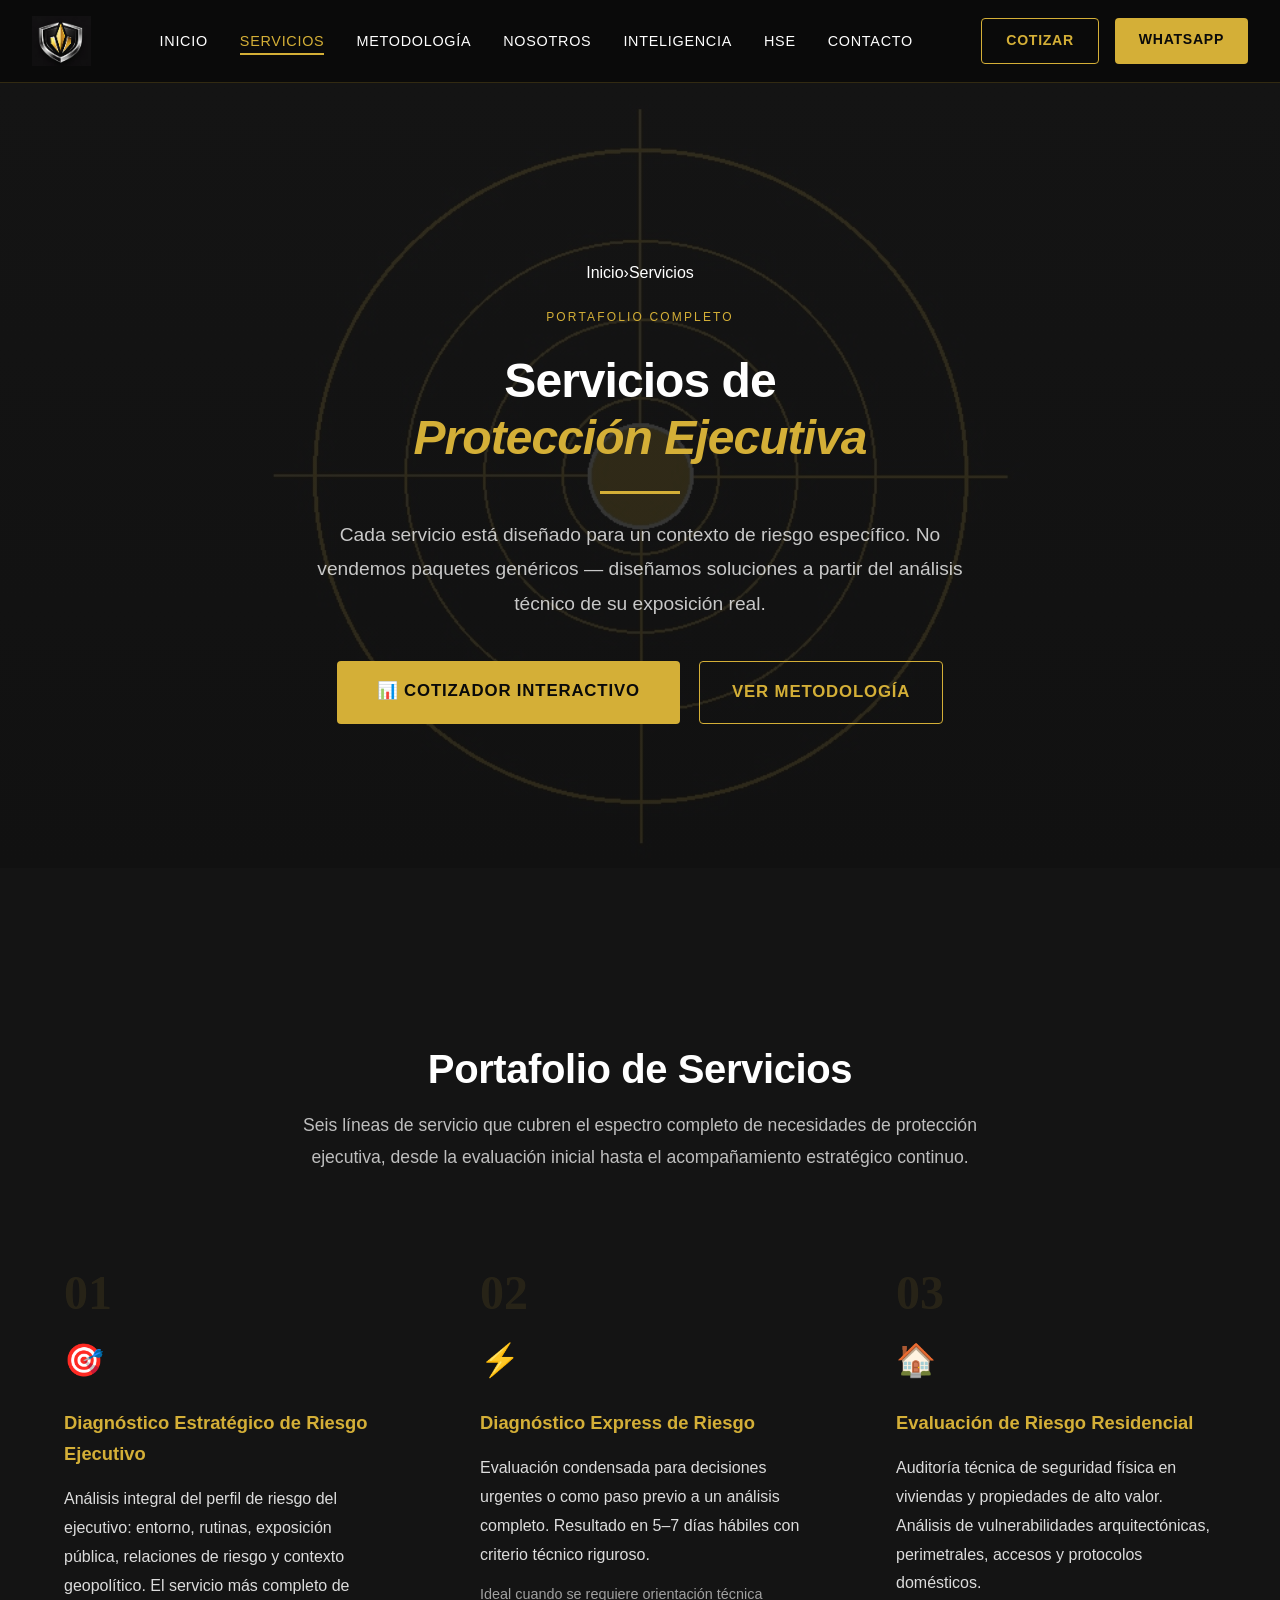
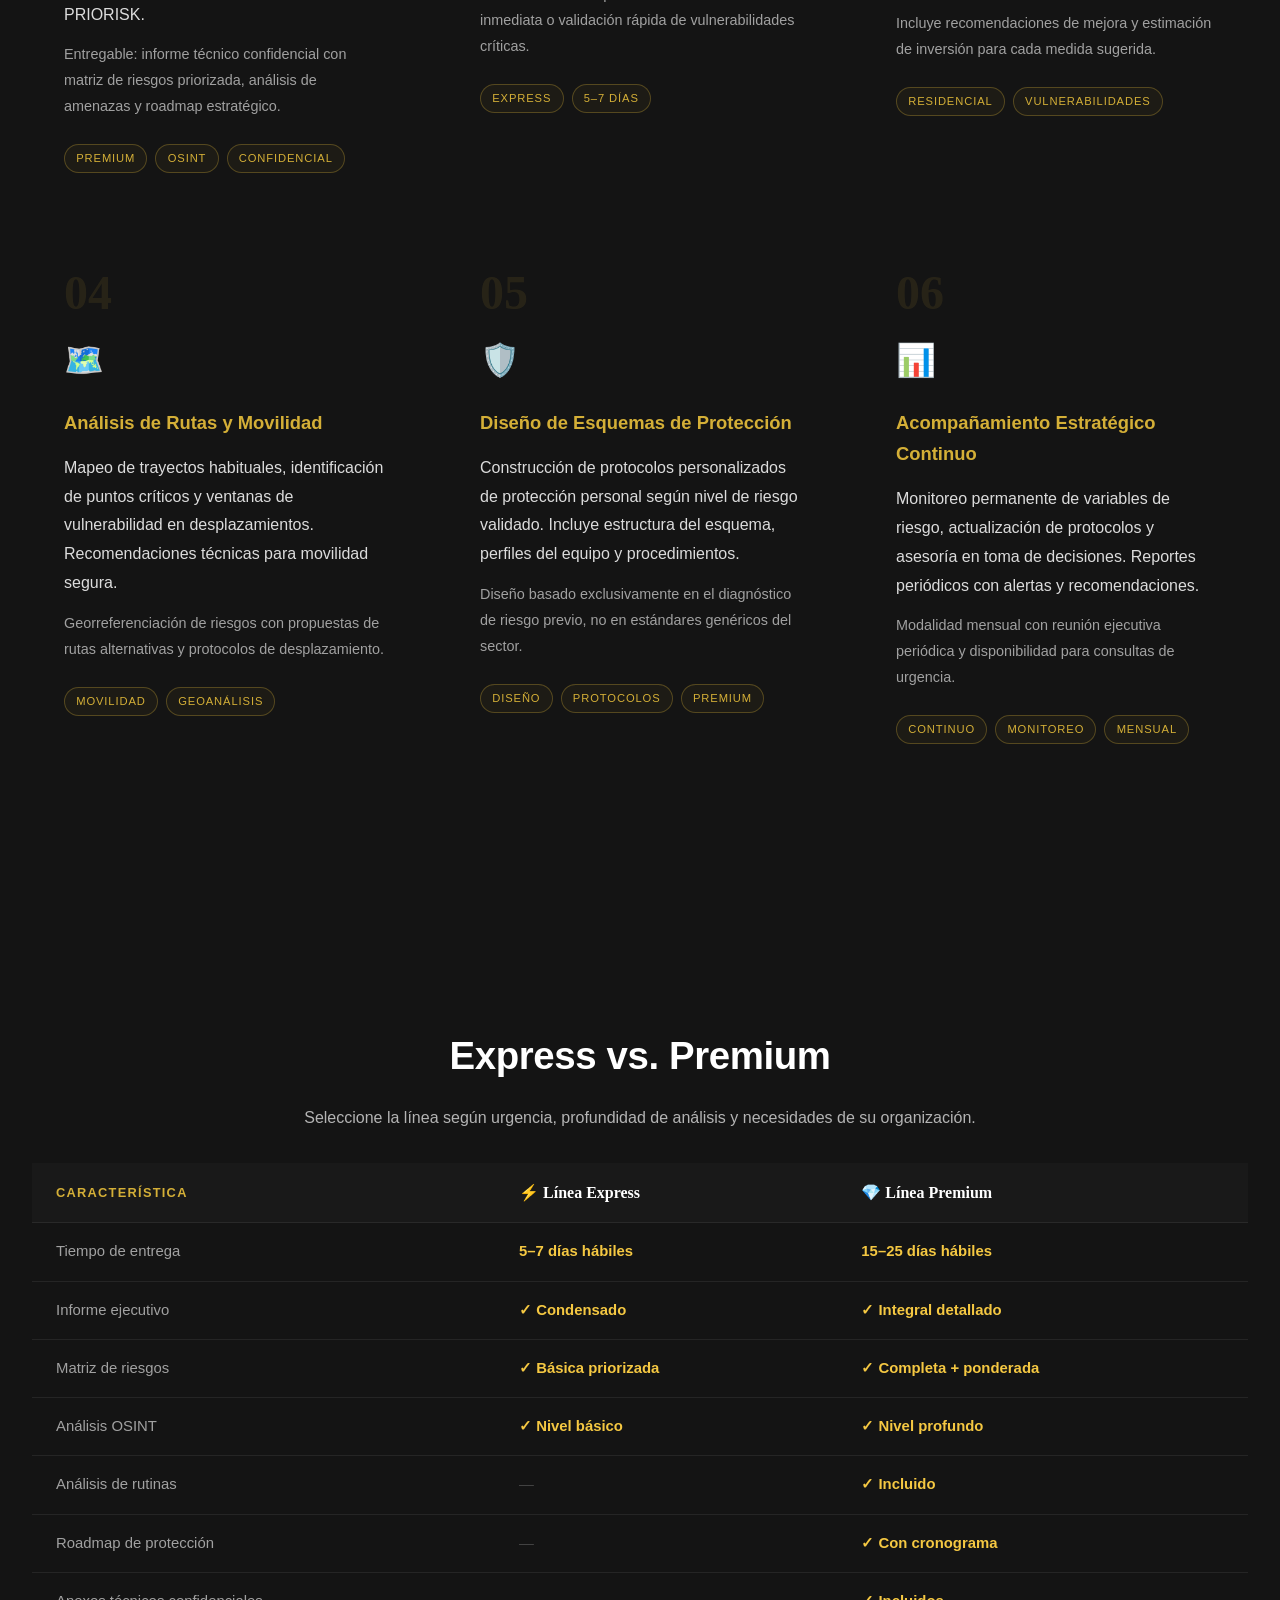
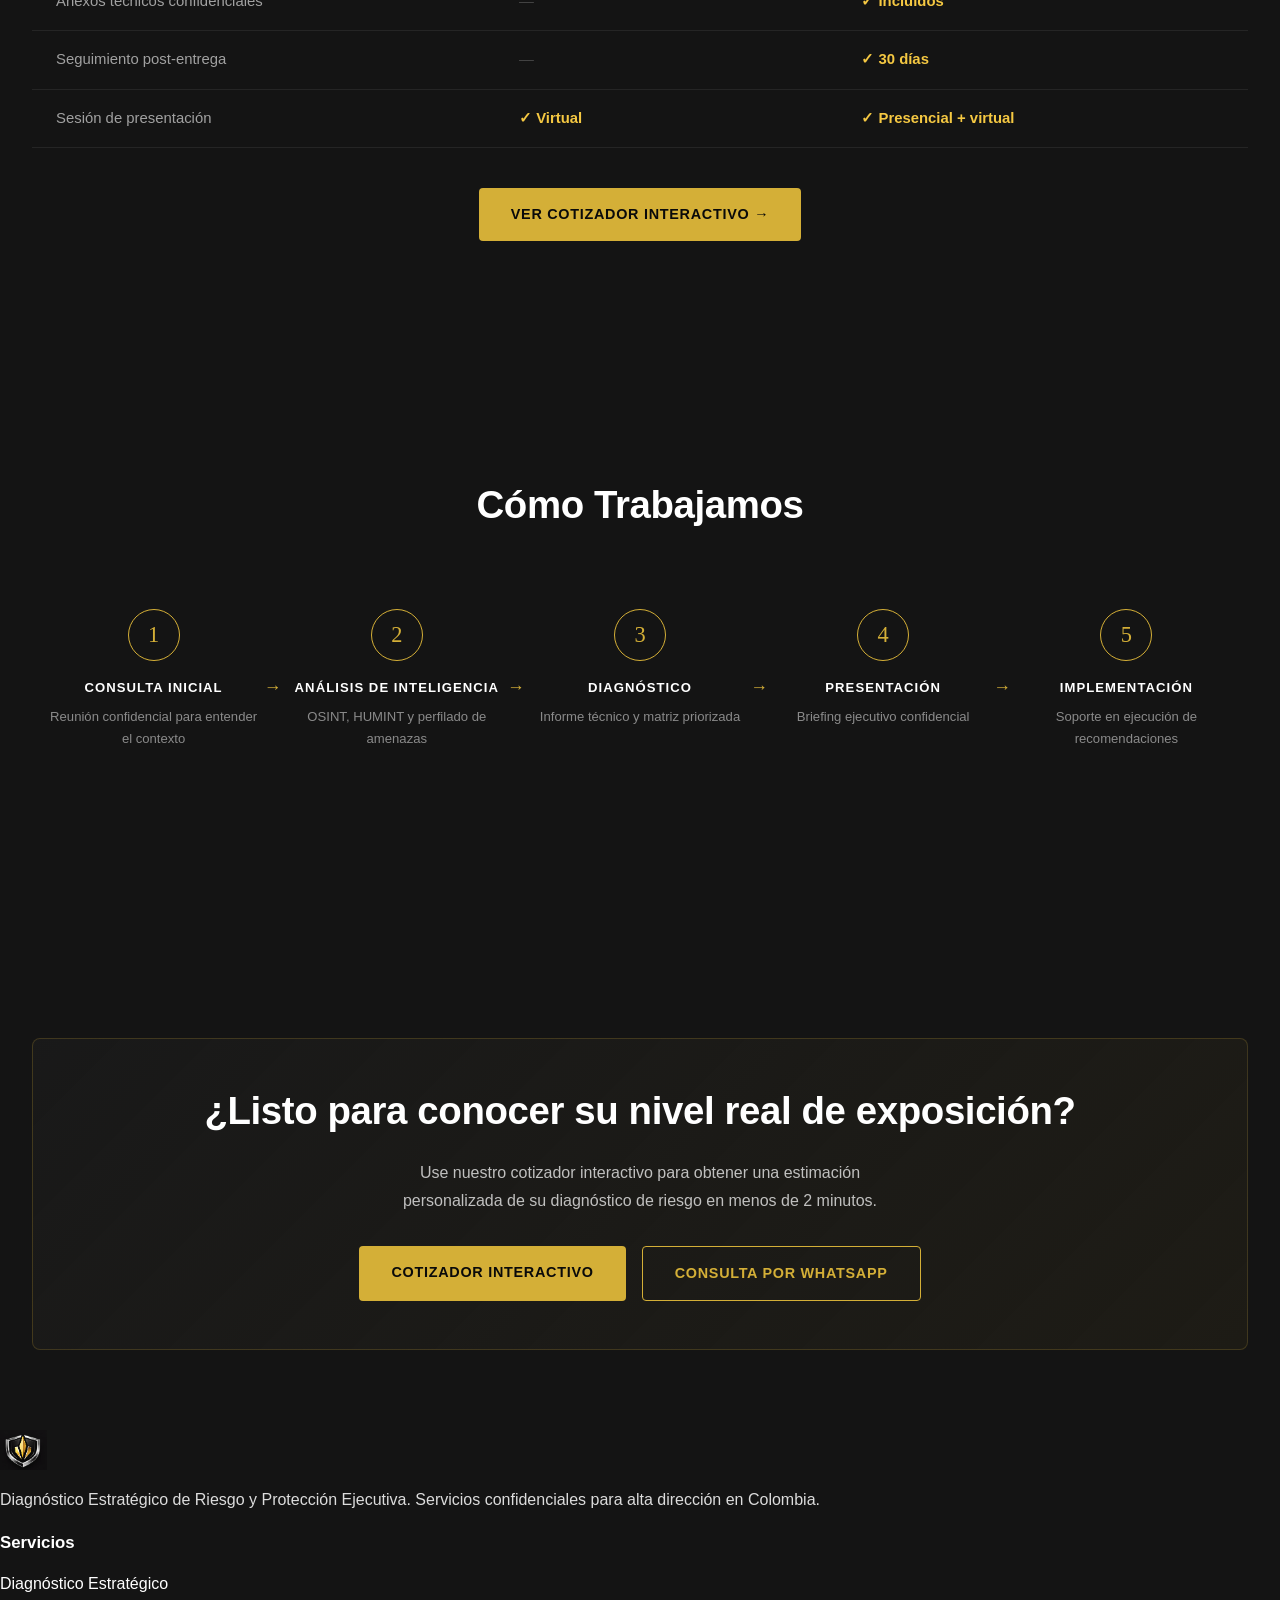
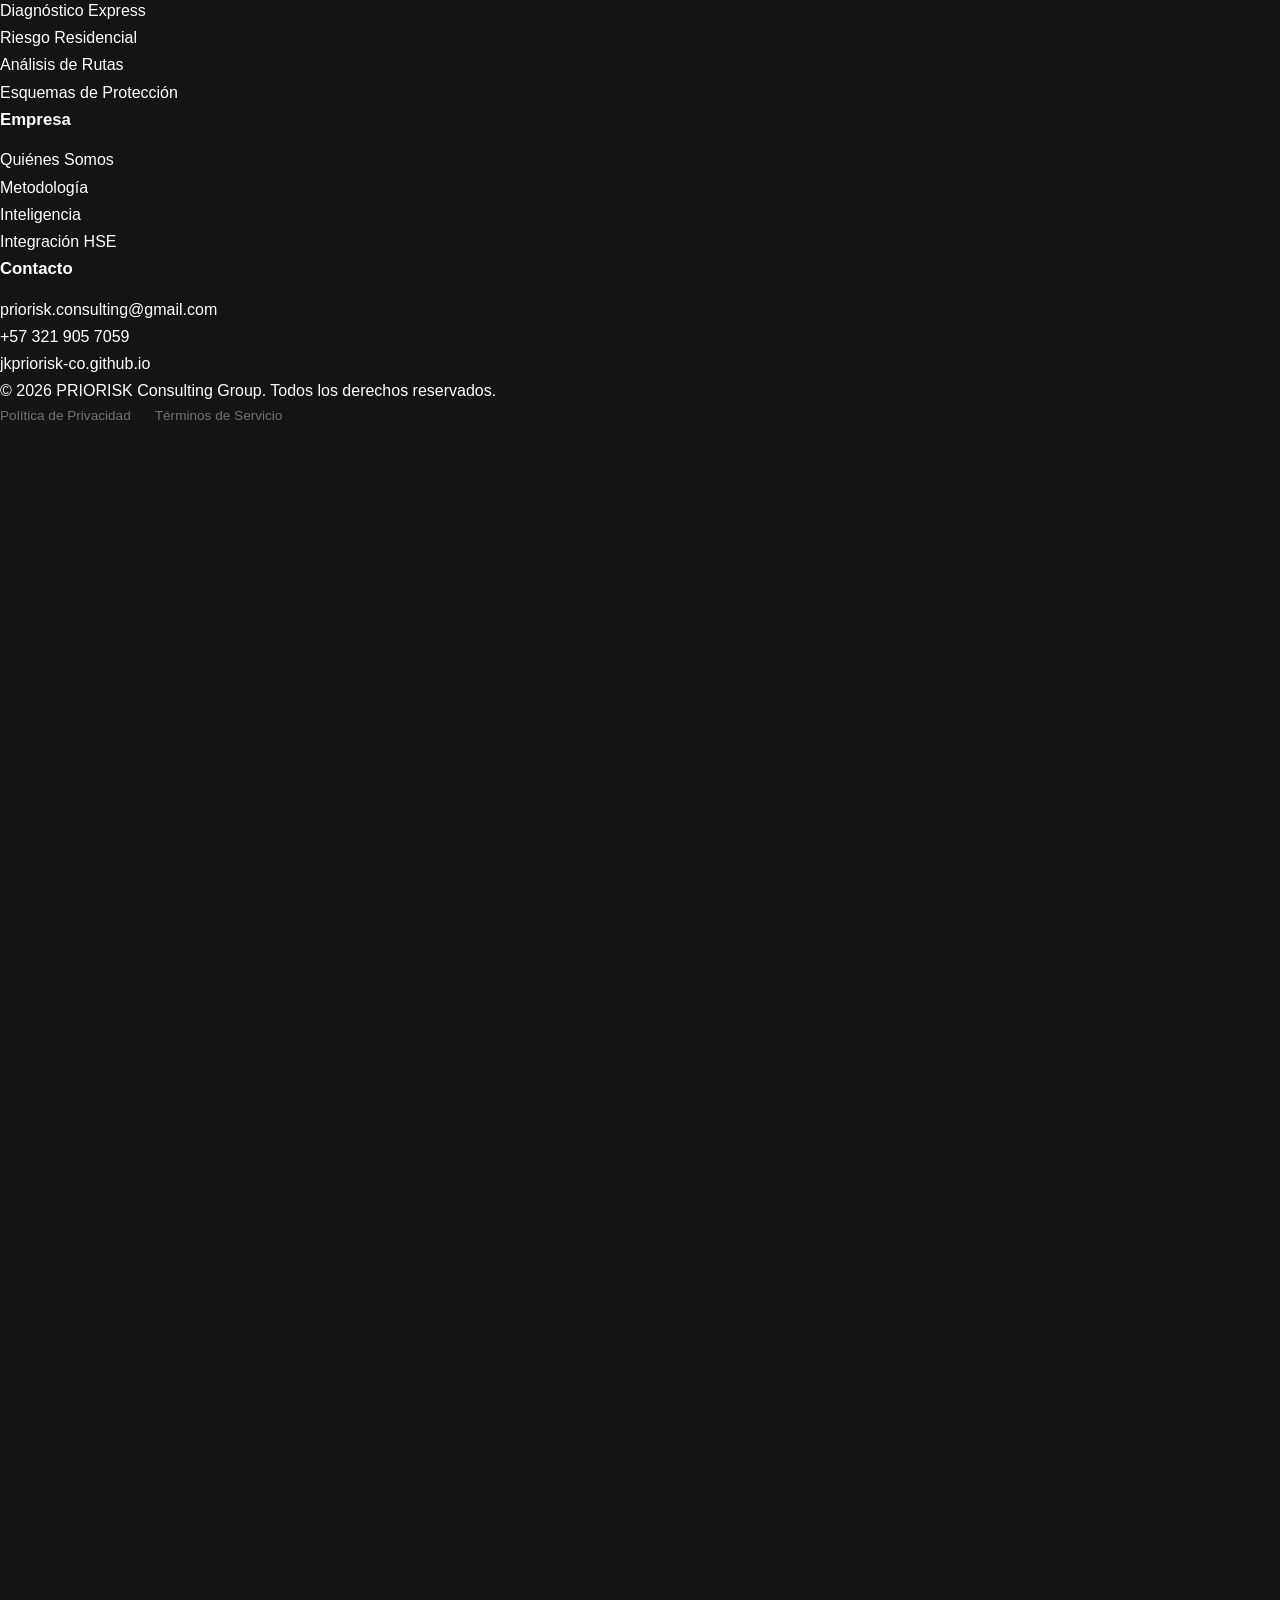
<file: servicios.html>
<!DOCTYPE html>
<html lang="es-CO">
<head>
<meta charset="UTF-8"><meta name="viewport" content="width=device-width,initial-scale=1.0">
<title>Servicios de Protección Ejecutiva | PRIORISK Consulting Group</title>
<meta name="description" content="Portafolio completo de servicios PRIORISK: Diagnóstico Estratégico, Express, Riesgo Residencial, Análisis de Rutas, Esquemas de Protección y Acompañamiento Continuo.">
<link rel="canonical" href="https://jkpriorisk-co.github.io/servicios">
<link rel="icon" href="images/logo-escudo.png.png">
<link rel="stylesheet" href="shared.css">
<style>
/* Hero con imagen de fondo */
.page-hero { position:relative; padding:6rem 0 4rem; overflow:hidden; }
.page-hero::before { content:''; position:absolute; inset:0; background:url('images/executive-protection.jpg') center/cover; opacity:0.15; z-index:0; }
.page-hero .container-sm { position:relative; z-index:1; }

.services-grid { display: grid; grid-template-columns: repeat(3,1fr); gap: 2rem; margin-top:3rem; }
@media(max-width:960px){ .services-grid{ grid-template-columns:1fr 1fr; } }
@media(max-width:580px){ .services-grid{ grid-template-columns:1fr; } }

.srv-card { position: relative; overflow: hidden; padding:2rem; }
.srv-card::before { content:''; position:absolute; top:0; left:0; width:100%; height:3px; background:linear-gradient(90deg,#D4AF37,#F5C842); transform:scaleX(0); transform-origin:left; transition:all 0.3s; }
.srv-card:hover::before { transform:scaleX(1); }
.srv-num { font-family:Georgia,serif; font-size:3rem; font-weight:700; color:rgba(212,175,55,0.1); line-height:1; margin-bottom:1rem; }
.srv-icon { font-size:2rem; margin-bottom:1.2rem; display:block; }
.srv-card h3 { margin-bottom:1rem; font-size:1.15rem; }
.srv-card p { line-height:1.8; margin-bottom:0.8rem; }
.srv-tags { margin-top:1.5rem; display:flex; flex-wrap:wrap; gap:0.5rem; }
.srv-tag { font-size:0.7rem; letter-spacing:0.08em; text-transform:uppercase; color:#D4AF37; border:1px solid rgba(212,175,55,0.3); padding:0.25rem 0.7rem; border-radius:100px; background:rgba(212,175,55,0.05); }

.compare-wrap { overflow-x:auto; margin-top:2rem; }
.compare-table { width:100%; border-collapse:collapse; }
.compare-table th, .compare-table td { padding:1rem 1.5rem; text-align:left; border-bottom:1px solid rgba(255,255,255,0.07); font-size:0.93rem; }
.compare-table th { color:var(--color-accent); font-size:0.8rem; letter-spacing:0.1em; text-transform:uppercase; background:rgba(26,26,26,0.9); }
.compare-table td:first-child { color:rgba(255,255,255,0.6); }
.compare-table td.yes { color:var(--color-accent-light); font-weight:600; }
.compare-table td.no  { color:rgba(255,255,255,0.2); }
.compare-table tr:hover td { background:rgba(212,175,55,0.03); }
.th-tier { font-family:var(--font-secondary); font-size:1rem; font-weight:600; color:var(--color-white); text-transform:none; letter-spacing:0; }

.process-row { display:grid; grid-template-columns:repeat(5,1fr); gap:0; margin-top:3rem; }
@media(max-width:700px){ .process-row{ grid-template-columns:1fr 1fr; gap:1rem; } }
.proc-step { padding:2rem 1rem; text-align:center; position:relative; }
.proc-step:not(:last-child)::after { content:'→'; position:absolute; right:-0.4rem; top:50%; transform:translateY(-50%); color:var(--color-accent); font-size:1.1rem; }
@media(max-width:700px){ .proc-step::after{ display:none; } }
.proc-num { width:52px; height:52px; border-radius:50%; border:1.5px solid var(--color-accent); display:flex; align-items:center; justify-content:center; font-family:var(--font-secondary); font-size:1.4rem; color:var(--color-accent); margin:0 auto 1rem; }
.proc-step h4 { font-size:0.82rem; letter-spacing:0.08em; text-transform:uppercase; color:var(--color-white); margin-bottom:0.4rem; }
.proc-step p { font-size:0.82rem; color:rgba(255,255,255,0.5); }

.cta-strip { background:linear-gradient(135deg,rgba(26,26,26,0.9),rgba(212,175,55,0.05)); border:1px solid rgba(212,175,55,0.2); border-radius:8px; padding:3rem; text-align:center; }
</style>
</head>
<body>
<header class="header">
  <nav class="nav-container">
    <a href="index.html" class="logo-header"><img src="images/logo-escudo.png.png" alt="PRIORISK"></a>
    <ul class="nav-menu">
      <li><a href="index.html">Inicio</a></li>
      <li><a href="servicios.html" class="active">Servicios</a></li>
      <li><a href="metodologia.html">Metodología</a></li>
      <li><a href="nosotros.html">Nosotros</a></li>
      <li><a href="inteligencia.html">Inteligencia</a></li>
      <li><a href="hse.html">HSE</a></li>
      <li><a href="contacto.html">Contacto</a></li>
    </ul>
    <div class="nav-cta">
      <a href="cotizacion.html" class="btn btn-secondary" style="padding:0.6rem 1.5rem;font-size:0.88rem;">Cotizar</a>
      <a href="https://wa.me/573219057059" target="_blank" class="btn btn-primary" style="padding:0.6rem 1.5rem;font-size:0.88rem;">WhatsApp</a>
    </div>
  </nav>
</header>

<section class="page-hero" style="min-height:60vh;display:flex;align-items:center">
  <div class="container-sm" style="max-width:800px;text-align:center">
    <div class="breadcrumb" style="justify-content:center;margin-bottom:1rem"><a href="index.html">Inicio</a><span>›</span><span>Servicios</span></div>
    <div class="hero-badge" style="margin:0 auto 1.5rem">Portafolio Completo</div>
    <h1 style="font-size:3rem;line-height:1.2;margin-bottom:1.5rem">Servicios de<br><em style="color:#D4AF37">Protección Ejecutiva</em></h1>
    <div class="gold-line" style="max-width:80px;margin:1.5rem auto;height:3px;background:#D4AF37;"></div>
    <p style="font-size:1.2rem;max-width:650px;margin:0 auto 2.5rem;line-height:1.8;opacity:0.9;">Cada servicio está diseñado para un contexto de riesgo específico. No vendemos paquetes genéricos — diseñamos soluciones a partir del análisis técnico de su exposición real.</p>
    <div style="display:flex;gap:1.2rem;justify-content:center;flex-wrap:wrap;">
      <a href="cotizacion.html" class="btn btn-primary" style="padding:1rem 2.5rem;font-size:1.05rem">📊 Cotizador Interactivo</a>
      <a href="metodologia.html" class="btn btn-secondary" style="padding:1rem 2rem;font-size:1.05rem">Ver Metodología</a>
    </div>
  </div>
</section>

<section class="section" style="padding:6rem 0">
  <div class="container">
    <div style="text-align:center;margin-bottom:4rem">
      <h2 style="font-size:2.5rem;margin-bottom:1rem">Portafolio de Servicios</h2>
      <p style="max-width:680px;margin:0 auto;font-size:1.1rem;opacity:0.85;line-height:1.8;">Seis líneas de servicio que cubren el espectro completo de necesidades de protección ejecutiva, desde la evaluación inicial hasta el acompañamiento estratégico continuo.</p>
    </div>
    
    <div class="services-grid">
      <div class="card srv-card anim-up anim-d1">
        <div class="srv-num">01</div>
        <div class="srv-icon">🎯</div>
        <h3>Diagnóstico Estratégico de Riesgo Ejecutivo</h3>
        <p>Análisis integral del perfil de riesgo del ejecutivo: entorno, rutinas, exposición pública, relaciones de riesgo y contexto geopolítico. El servicio más completo de PRIORISK.</p>
        <p style="font-size:0.9rem;opacity:0.7;">Entregable: informe técnico confidencial con matriz de riesgos priorizada, análisis de amenazas y roadmap estratégico.</p>
        <div class="srv-tags"><span class="srv-tag">Premium</span><span class="srv-tag">OSINT</span><span class="srv-tag">Confidencial</span></div>
      </div>
      <div class="card srv-card anim-up anim-d2">
        <div class="srv-num">02</div>
        <div class="srv-icon">⚡</div>
        <h3>Diagnóstico Express de Riesgo</h3>
        <p>Evaluación condensada para decisiones urgentes o como paso previo a un análisis completo. Resultado en 5–7 días hábiles con criterio técnico riguroso.</p>
        <p style="font-size:0.9rem;opacity:0.7;">Ideal cuando se requiere orientación técnica inmediata o validación rápida de vulnerabilidades críticas.</p>
        <div class="srv-tags"><span class="srv-tag">Express</span><span class="srv-tag">5–7 días</span></div>
      </div>
      <div class="card srv-card anim-up anim-d3">
        <div class="srv-num">03</div>
        <div class="srv-icon">🏠</div>
        <h3>Evaluación de Riesgo Residencial</h3>
        <p>Auditoría técnica de seguridad física en viviendas y propiedades de alto valor. Análisis de vulnerabilidades arquitectónicas, perimetrales, accesos y protocolos domésticos.</p>
        <p style="font-size:0.9rem;opacity:0.7;">Incluye recomendaciones de mejora y estimación de inversión para cada medida sugerida.</p>
        <div class="srv-tags"><span class="srv-tag">Residencial</span><span class="srv-tag">Vulnerabilidades</span></div>
      </div>
      <div class="card srv-card anim-up anim-d1">
        <div class="srv-num">04</div>
        <div class="srv-icon">🗺️</div>
        <h3>Análisis de Rutas y Movilidad</h3>
        <p>Mapeo de trayectos habituales, identificación de puntos críticos y ventanas de vulnerabilidad en desplazamientos. Recomendaciones técnicas para movilidad segura.</p>
        <p style="font-size:0.9rem;opacity:0.7;">Georreferenciación de riesgos con propuestas de rutas alternativas y protocolos de desplazamiento.</p>
        <div class="srv-tags"><span class="srv-tag">Movilidad</span><span class="srv-tag">Geoanálisis</span></div>
      </div>
      <div class="card srv-card anim-up anim-d2">
        <div class="srv-num">05</div>
        <div class="srv-icon">🛡️</div>
        <h3>Diseño de Esquemas de Protección</h3>
        <p>Construcción de protocolos personalizados de protección personal según nivel de riesgo validado. Incluye estructura del esquema, perfiles del equipo y procedimientos.</p>
        <p style="font-size:0.9rem;opacity:0.7;">Diseño basado exclusivamente en el diagnóstico de riesgo previo, no en estándares genéricos del sector.</p>
        <div class="srv-tags"><span class="srv-tag">Diseño</span><span class="srv-tag">Protocolos</span><span class="srv-tag">Premium</span></div>
      </div>
      <div class="card srv-card anim-up anim-d3">
        <div class="srv-num">06</div>
        <div class="srv-icon">📊</div>
        <h3>Acompañamiento Estratégico Continuo</h3>
        <p>Monitoreo permanente de variables de riesgo, actualización de protocolos y asesoría en toma de decisiones. Reportes periódicos con alertas y recomendaciones.</p>
        <p style="font-size:0.9rem;opacity:0.7;">Modalidad mensual con reunión ejecutiva periódica y disponibilidad para consultas de urgencia.</p>
        <div class="srv-tags"><span class="srv-tag">Continuo</span><span class="srv-tag">Monitoreo</span><span class="srv-tag">Mensual</span></div>
      </div>
    </div>
  </div>
</section>

<section class="section-alt">
  <div class="container">
    <h2 class="text-center">Express vs. Premium</h2>
    <p class="text-center mb-md" style="opacity:0.8;">Seleccione la línea según urgencia, profundidad de análisis y necesidades de su organización.</p>
    <div class="compare-wrap">
      <table class="compare-table">
        <thead>
          <tr>
            <th>Característica</th>
            <th><span class="th-tier">⚡ Línea Express</span></th>
            <th><span class="th-tier">💎 Línea Premium</span></th>
          </tr>
        </thead>
        <tbody>
          <tr><td>Tiempo de entrega</td><td class="yes">5–7 días hábiles</td><td class="yes">15–25 días hábiles</td></tr>
          <tr><td>Informe ejecutivo</td><td class="yes">✓ Condensado</td><td class="yes">✓ Integral detallado</td></tr>
          <tr><td>Matriz de riesgos</td><td class="yes">✓ Básica priorizada</td><td class="yes">✓ Completa + ponderada</td></tr>
          <tr><td>Análisis OSINT</td><td class="yes">✓ Nivel básico</td><td class="yes">✓ Nivel profundo</td></tr>
          <tr><td>Análisis de rutinas</td><td class="no">—</td><td class="yes">✓ Incluido</td></tr>
          <tr><td>Roadmap de protección</td><td class="no">—</td><td class="yes">✓ Con cronograma</td></tr>
          <tr><td>Anexos técnicos confidenciales</td><td class="no">—</td><td class="yes">✓ Incluidos</td></tr>
          <tr><td>Seguimiento post-entrega</td><td class="no">—</td><td class="yes">✓ 30 días</td></tr>
          <tr><td>Sesión de presentación</td><td class="yes">✓ Virtual</td><td class="yes">✓ Presencial + virtual</td></tr>
        </tbody>
      </table>
    </div>
    <div class="text-center" style="margin-top:2.5rem;">
      <a href="cotizacion.html" class="btn btn-primary">Ver Cotizador Interactivo →</a>
    </div>
  </div>
</section>

<section class="section">
  <div class="container">
    <h2 class="text-center">Cómo Trabajamos</h2>
    <div class="process-row">
      <div class="proc-step"><div class="proc-num">1</div><h4>Consulta Inicial</h4><p>Reunión confidencial para entender el contexto</p></div>
      <div class="proc-step"><div class="proc-num">2</div><h4>Análisis de Inteligencia</h4><p>OSINT, HUMINT y perfilado de amenazas</p></div>
      <div class="proc-step"><div class="proc-num">3</div><h4>Diagnóstico</h4><p>Informe técnico y matriz priorizada</p></div>
      <div class="proc-step"><div class="proc-num">4</div><h4>Presentación</h4><p>Briefing ejecutivo confidencial</p></div>
      <div class="proc-step"><div class="proc-num">5</div><h4>Implementación</h4><p>Soporte en ejecución de recomendaciones</p></div>
    </div>
  </div>
</section>

<section class="section-alt">
  <div class="container">
    <div class="cta-strip">
      <h2>¿Listo para conocer su nivel real de exposición?</h2>
      <p style="max-width:480px;margin:1rem auto 2rem;opacity:0.85;">Use nuestro cotizador interactivo para obtener una estimación personalizada de su diagnóstico de riesgo en menos de 2 minutos.</p>
      <div style="display:flex;gap:1rem;justify-content:center;flex-wrap:wrap;">
        <a href="cotizacion.html" class="btn btn-primary">Cotizador Interactivo</a>
        <a href="https://wa.me/573219057059?text=Hola%20PRIORISK%2C%20quisiera%20información%20sobre%20sus%20servicios" target="_blank" class="btn btn-secondary">Consulta por WhatsApp</a>
      </div>
    </div>
  </div>
</section>

<footer class="footer">
  <div class="footer-content">
    <div class="footer-grid">
      <div class="footer-col"><img src="images/logo-escudo.png.png" alt="PRIORISK" style="height:40px;margin-bottom:1rem;"><p>Diagnóstico Estratégico de Riesgo y Protección Ejecutiva. Servicios confidenciales para alta dirección en Colombia.</p></div>
      <div class="footer-col"><h4>Servicios</h4><ul><li><a href="#">Diagnóstico Estratégico</a></li><li><a href="#">Diagnóstico Express</a></li><li><a href="#">Riesgo Residencial</a></li><li><a href="#">Análisis de Rutas</a></li><li><a href="#">Esquemas de Protección</a></li></ul></div>
      <div class="footer-col"><h4>Empresa</h4><ul><li><a href="nosotros.html">Quiénes Somos</a></li><li><a href="metodologia.html">Metodología</a></li><li><a href="inteligencia.html">Inteligencia</a></li><li><a href="hse.html">Integración HSE</a></li></ul></div>
      <div class="footer-col"><h4>Contacto</h4><ul><li><a href="mailto:priorisk.consulting@gmail.com">priorisk.consulting@gmail.com</a></li><li><a href="https://wa.me/573219057059">+57 321 905 7059</a></li><li><a href="index.html">jkpriorisk-co.github.io</a></li></ul></div>
    </div>
    <div class="footer-bottom"><span>© 2026 PRIORISK Consulting Group. Todos los derechos reservados.</span><div style="display:flex;gap:1.5rem;"><a href="#" style="color:rgba(255,255,255,0.4);font-size:0.85rem;">Política de Privacidad</a><a href="#" style="color:rgba(255,255,255,0.4);font-size:0.85rem;">Términos de Servicio</a></div></div>
  </div>
</footer>
<div class="whatsapp-float"><a href="https://wa.me/573219057059" target="_blank" class="whatsapp-button" aria-label="WhatsApp"><svg viewBox="0 0 32 32"><path d="M16 0C7.163 0 0 7.163 0 16c0 2.825.737 5.607 2.137 8.048L0 32l8.133-2.127A15.94 15.94 0 0016 32c8.837 0 16-7.163 16-16S24.837 0 16 0zm0 29.333a13.3 13.3 0 01-6.787-1.854l-.487-.293-4.587 1.227 1.227-4.587-.293-.487A13.3 13.3 0 012.667 16C2.667 8.9 8.9 2.667 16 2.667S29.333 8.9 29.333 16 23.1 29.333 16 29.333zm7.3-9.867c-.373-.187-2.2-1.093-2.547-1.213s-.6-.187-.853.187-.973 1.213-1.187 1.467-.427.28-.8.093-1.573-.587-2.993-1.867c-1.107-.987-1.853-2.213-2.067-2.587s-.022-.563.161-.746.365-.44.56-.653.243-.373.373-.627.06-.467-.027-.653-.853-2.053-1.16-2.813-.613-.587-.84-.587c-.213 0-.467-.027-.72-.027s-.653.093-.993.467-1.307 1.293-1.307 3.147 1.373 3.68 1.56 3.933 2.653 4.073 6.453 5.707c.9.373 1.6.59
</file>
<file: shared.css>
/* =========================================================
   PRIORISK — SISTEMA VISUAL UNIFICADO
========================================================= */

:root {
    --color-primary: #1A1A1A;
    --color-secondary: #2D2D2D;
    --color-accent: #D4AF37;
    --color-accent-light: #F5C842;
    --color-dark: #0A0A0A;
    --color-white: #FFFFFF;
    --color-silver: #C0C0C0;
    --color-bg-dark: #141414;

    --font-primary: 'Segoe UI', Arial, sans-serif;
    --font-secondary: Georgia, 'Times New Roman', serif;

    --spacing-xs: 0.5rem;
    --spacing-sm: 1rem;
    --spacing-md: 2rem;
    --spacing-lg: 4rem;
    --spacing-xl: 6rem;

    --transition: all 0.3s ease;
    --radius: 4px;
}

/* RESET */
* { margin: 0; padding: 0; box-sizing: border-box; }
html { scroll-behavior: smooth; }
body {
    font-family: var(--font-primary);
    background-color: var(--color-bg-dark);
    color: var(--color-white);
    line-height: 1.7;
    -webkit-font-smoothing: antialiased;
}
img { max-width: 100%; display: block; }
a { text-decoration: none; color: inherit; transition: var(--transition); }

/* ───────── TIPOGRAFÍA ───────── */

h1 {
    font-size: clamp(2.4rem, 4vw, 3.6rem);
    font-weight: 700;
    line-height: 1.15;
    letter-spacing: -0.02em;
    margin-bottom: 1.5rem;
}

h2 {
    font-size: clamp(1.8rem, 3vw, 2.6rem);
    font-weight: 700;
    line-height: 1.25;
    letter-spacing: -0.01em;
    margin-bottom: 1.5rem;
}

h3 {
    font-size: 1.35rem;
    font-weight: 600;
    color: var(--color-accent);
    margin-bottom: 1rem;
}

h4 {
    font-size: 1.05rem;
    font-weight: 600;
    margin-bottom: 0.75rem;
}

p {
    font-size: 1rem;
    color: rgba(255,255,255,0.85);
    margin-bottom: 1rem;
}

/* SUBTÍTULOS / EYEBROW */

.eyebrow,
.hero-badge {
    font-size: 0.75rem;
    letter-spacing: 0.18em;
    text-transform: uppercase;
    color: var(--color-accent);
    margin-bottom: 1rem;
    display: inline-block;
}

/* LÍNEA DORADA */

.gold-line {
    width: 80px;
    height: 2px;
    background: var(--color-accent);
    margin: 1.5rem 0;
}

/* ───────── LAYOUT ───────── */

.container {
    max-width: 1400px;
    margin: 0 auto;
    padding: 5rem 2rem;
}

.container-sm {
    max-width: 900px;
    margin: 0 auto;
    padding: 5rem 2rem;
}

.section {
    padding: 5rem 0;
}

/* ───────── HEADER ───────── */

.header {
    position: sticky;
    top: 0;
    z-index: 1000;
    background: rgba(10,10,10,0.95);
    backdrop-filter: blur(20px);
    border-bottom: 1px solid rgba(212,175,55,0.2);
    padding: 1rem 0;
}

.nav-container {
    max-width: 1400px;
    margin: 0 auto;
    padding: 0 2rem;
    display: flex;
    justify-content: space-between;
    align-items: center;
}

.logo-header img {
    height: 50px;
    width: auto;
}

.nav-menu {
    display: flex;
    list-style: none;
    gap: 2rem;
}

.nav-menu a {
    font-size: 0.9rem;
    letter-spacing: 0.05em;
    text-transform: uppercase;
    padding-bottom: 4px;
    border-bottom: 2px solid transparent;
}

.nav-menu a:hover,
.nav-menu a.active {
    color: var(--color-accent);
    border-bottom-color: var(--color-accent);
}

.nav-cta {
    display: flex;
    gap: 1rem;
}

/* ───────── BOTONES ───────── */

.btn {
    display: inline-block;
    padding: 0.9rem 2rem;
    font-size: 0.9rem;
    font-weight: 600;
    border-radius: var(--radius);
    text-transform: uppercase;
    letter-spacing: 0.05em;
    cursor: pointer;
}

.btn-primary {
    background: var(--color-accent);
    color: var(--color-dark);
}

.btn-primary:hover {
    background: var(--color-accent-light);
}

.btn-secondary {
    border: 1px solid var(--color-accent);
    color: var(--color-accent);
}

.btn-secondary:hover {
    background: rgba(212,175,55,0.1);
}

/* ───────── HERO ───────── */

.page-hero {
    padding: 7rem 0 5rem;
    background: linear-gradient(180deg, var(--color-bg-dark) 0%, #111 100%);
}

.page-hero p {
    font-size: 1.1rem;
    max-width: 600px;
    opacity: 0.85;
}

/* ───────── UTILIDADES ───────── */

.text-center { text-align: center; }
.mb-1 { margin-bottom: 1rem; }
.mb-2 { margin-bottom: 2rem; }

/* HERO CENTRADO */

.page-hero {
    text-align: center;
}

.page-hero
</file>
